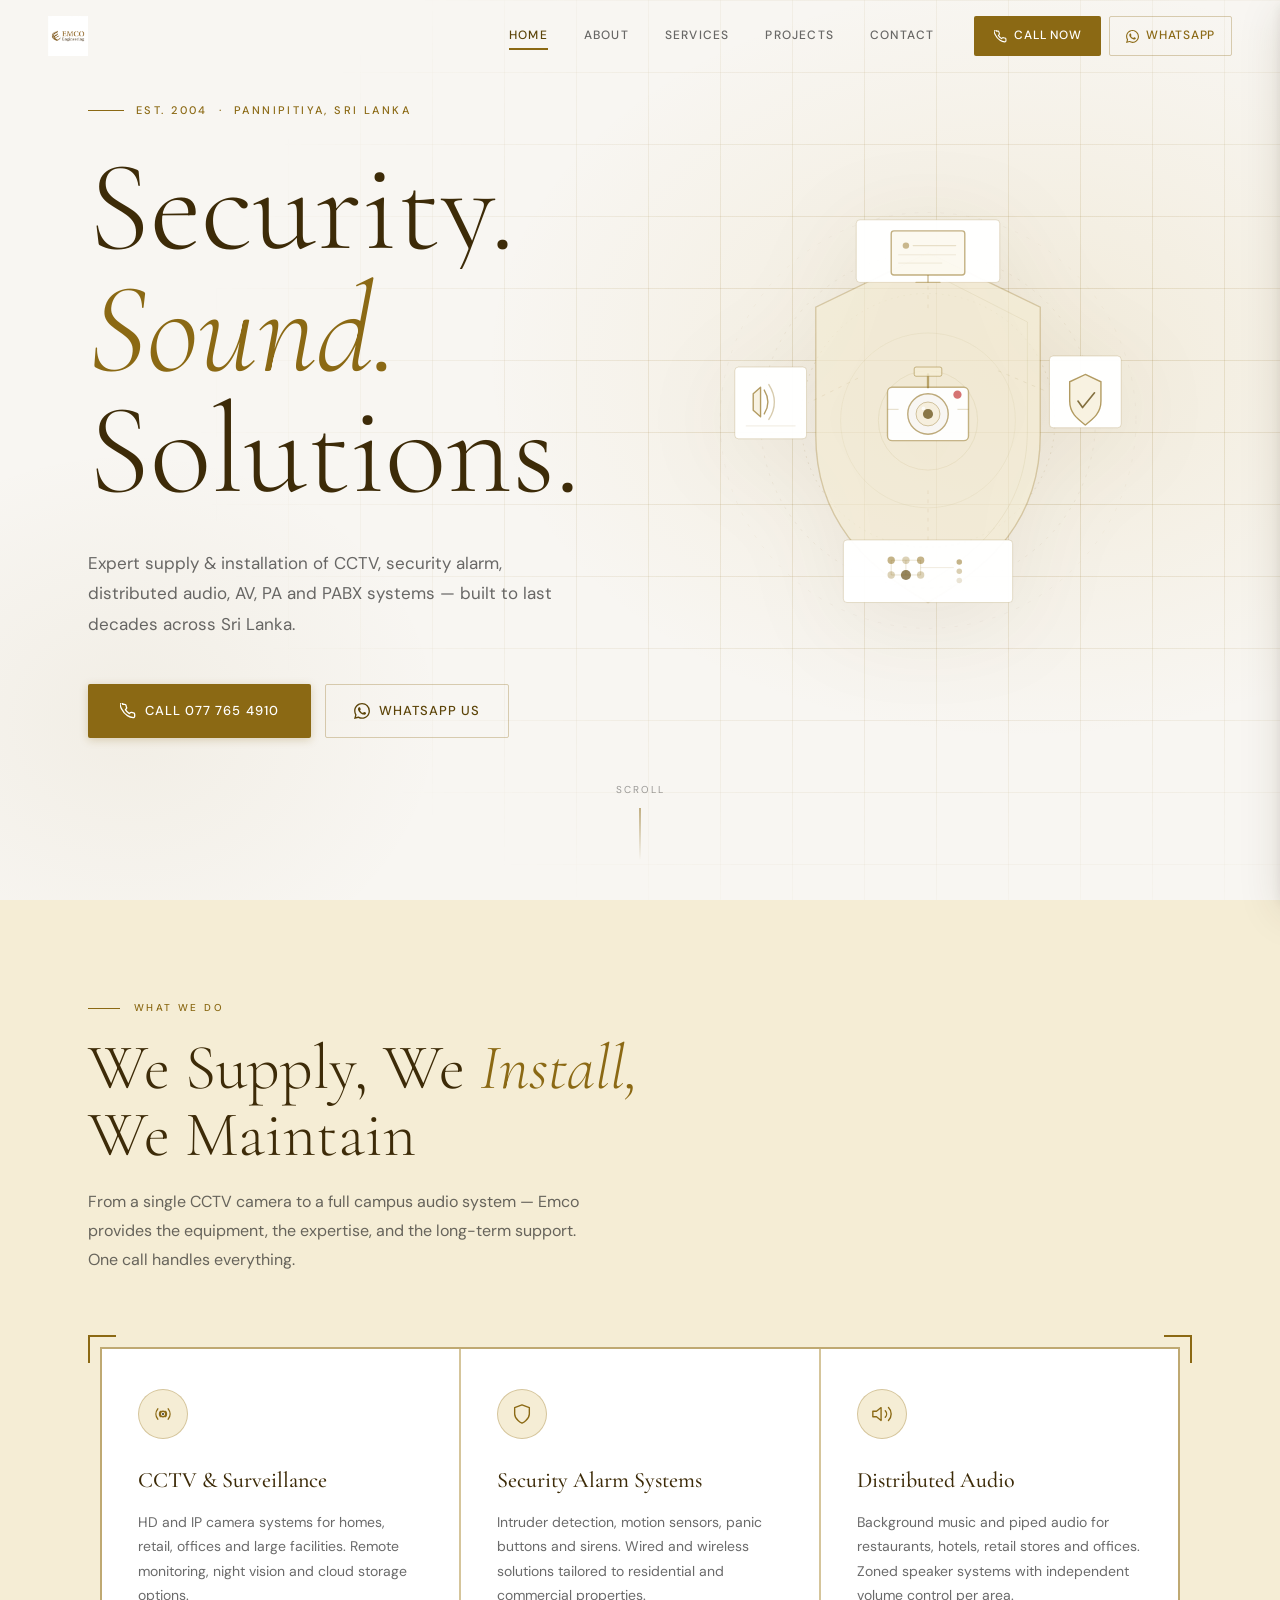
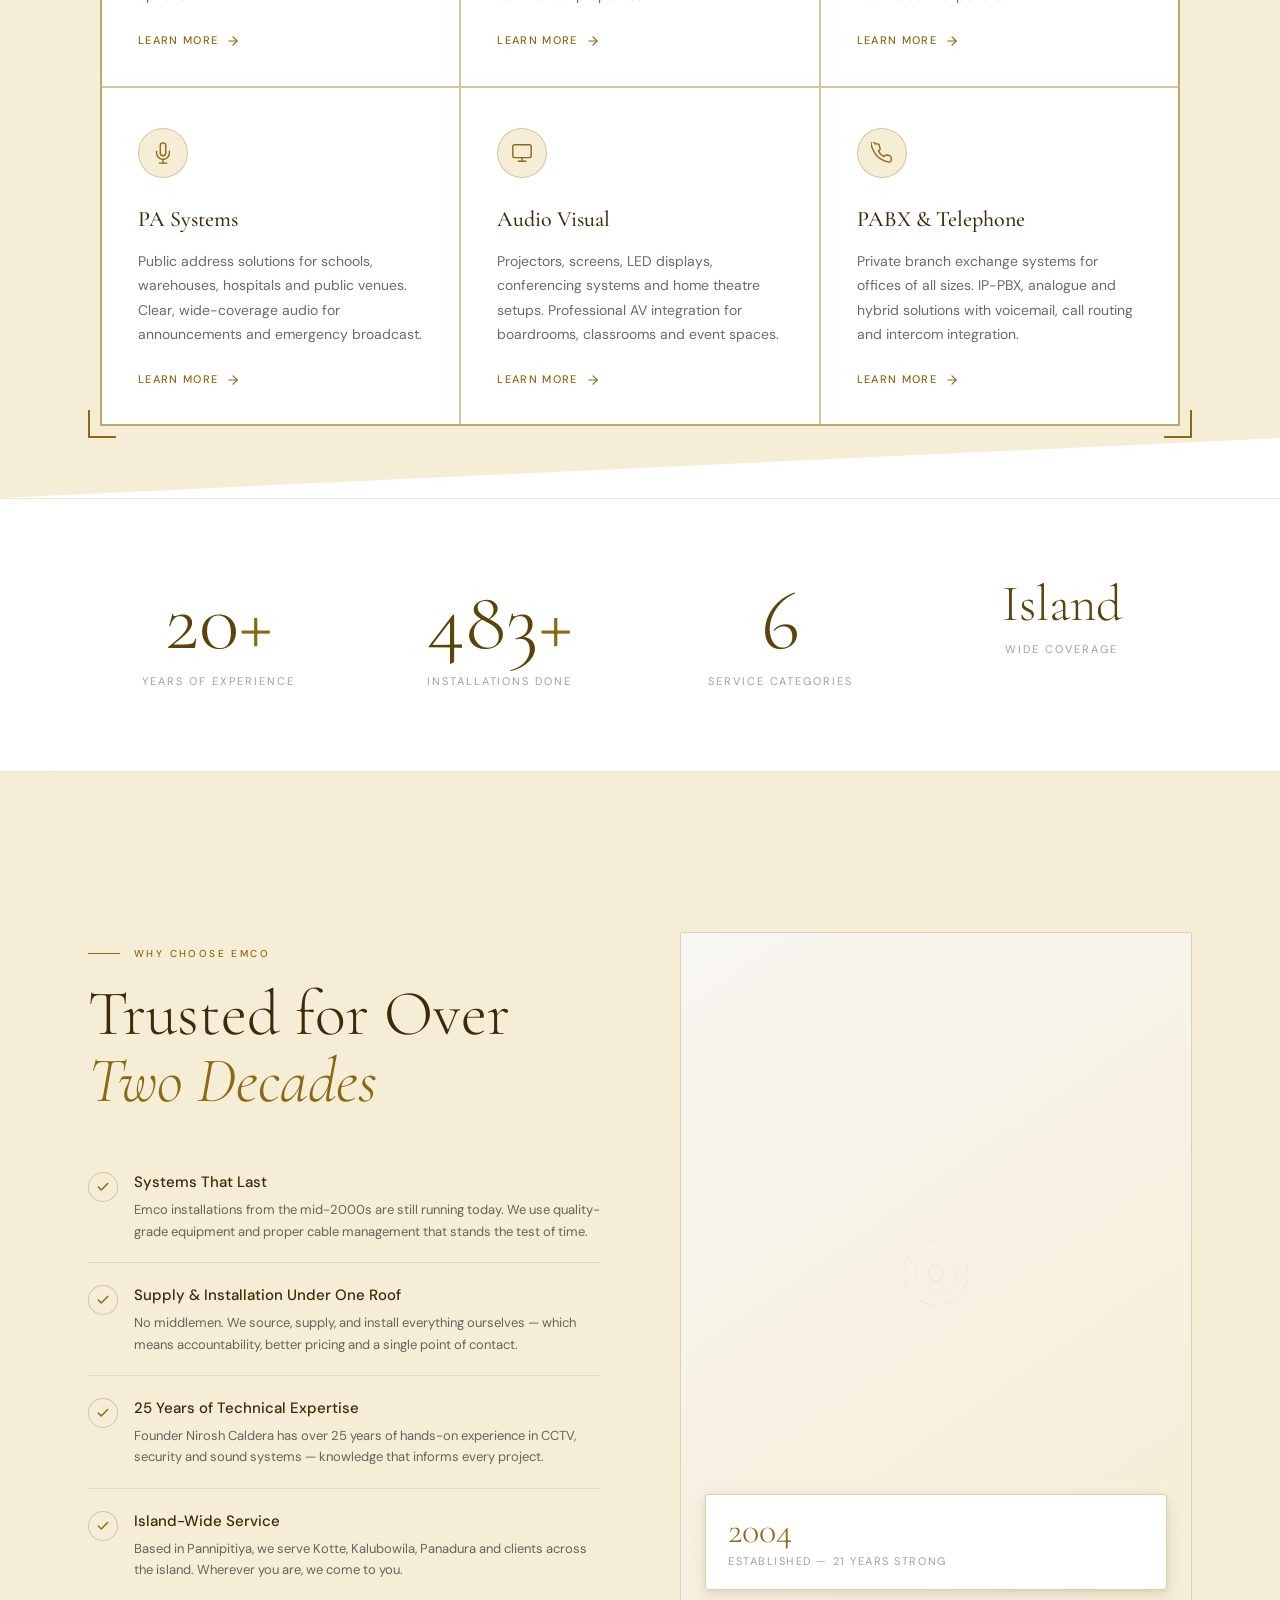
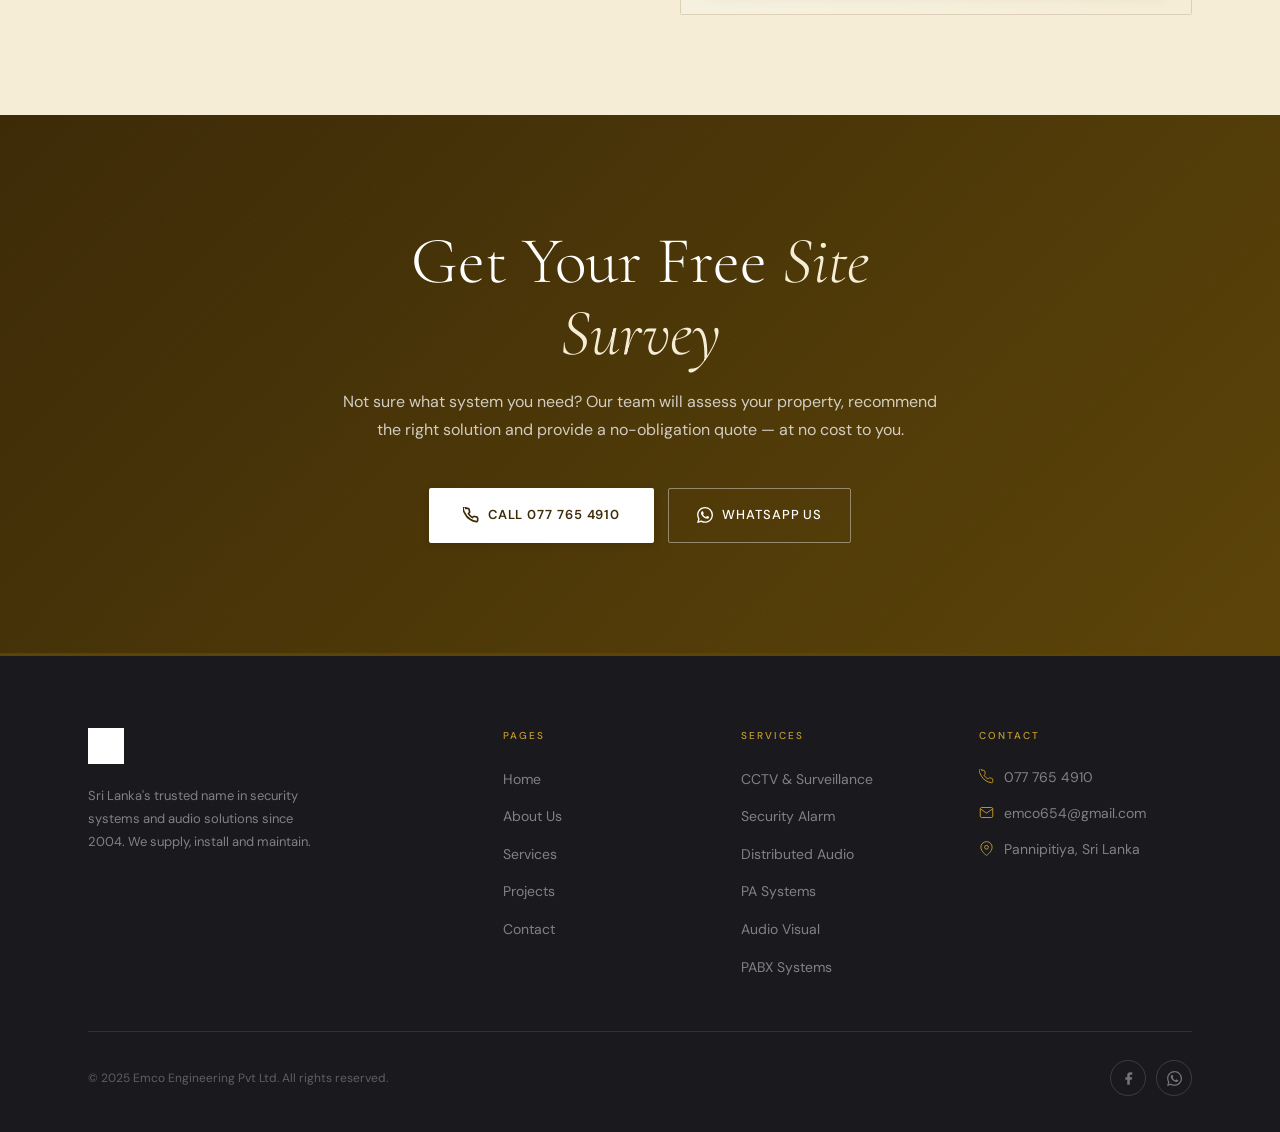
<file: index.html>
<!DOCTYPE html>
<html lang="en">
<head>
  <meta charset="UTF-8">
  <meta name="viewport" content="width=device-width, initial-scale=1.0">
  <title>Emco Engineering — Security &amp; Audio Systems | Sri Lanka</title>
  <meta name="description" content="Emco Engineering Pvt Ltd — Expert CCTV, security alarm, distributed audio, AV, PA and PABX installation across Sri Lanka since 2004. Supply &amp; installation under one roof.">
  <link rel="stylesheet" href="style.css">
  <script src="https://cdnjs.cloudflare.com/ajax/libs/gsap/3.12.5/gsap.min.js" defer></script>
  <script src="script.js" defer></script>
</head>
<body>

<!-- Page Transition Overlay -->
<div id="page-overlay"></div>

<!-- ===== NAVBAR ===== -->
<nav class="navbar" id="navbar">
  <div class="nav-container">
    <a href="index.html" class="nav-logo nav-link-anim">
      <img src="assets/logo.png" alt="Emco Engineering" class="logo-img" onerror="this.closest('.nav-logo').classList.add('logo-fallback-active')">
      <div class="logo-text-fallback"><div class="logo-emco">EMCO</div><div class="logo-engineering">Engineering</div></div>
    </a>
    <div class="nav-links">
      <a href="index.html"    class="nav-link active nav-link-anim">Home</a>
      <a href="about.html"   class="nav-link nav-link-anim">About</a>
      <a href="services.html" class="nav-link nav-link-anim">Services</a>
      <a href="projects.html" class="nav-link nav-link-anim">Projects</a>
      <a href="contact.html"  class="nav-link nav-link-anim">Contact</a>
    </div>
    <div class="nav-cta-group">
      <a href="tel:+94777654910" class="btn-nav-call">
        <svg viewBox="0 0 24 24" width="13" height="13" fill="none" stroke="currentColor" stroke-width="2" stroke-linecap="round" stroke-linejoin="round"><path d="M22 16.92v3a2 2 0 01-2.18 2 19.79 19.79 0 01-8.63-3.07A19.5 19.5 0 013 9.82a19.79 19.79 0 01-3.07-8.63A2 2 0 014.11 2h3a2 2 0 012 1.72c.127.96.361 1.903.7 2.81a2 2 0 01-.45 2.11L8.09 9.91a16 16 0 006 6l1.27-1.27a2 2 0 012.11-.45c.907.339 1.85.573 2.81.7A2 2 0 0122 16.92z"/></svg>
        Call Now
      </a>
      <a href="https://wa.me/94777654910" class="btn-nav-wa" target="_blank" rel="noopener">
        <svg viewBox="0 0 24 24" width="13" height="13" fill="currentColor"><path d="M17.472 14.382c-.297-.149-1.758-.867-2.03-.967-.273-.099-.471-.148-.67.15-.197.297-.767.966-.94 1.164-.173.199-.347.223-.644.075-.297-.15-1.255-.463-2.39-1.475-.883-.788-1.48-1.761-1.653-2.059-.173-.297-.018-.458.13-.606.134-.133.298-.347.446-.52.149-.174.198-.298.298-.497.099-.198.05-.371-.025-.52-.075-.149-.669-1.612-.916-2.207-.242-.579-.487-.5-.669-.51-.173-.008-.371-.01-.57-.01-.198 0-.52.074-.792.372-.272.297-1.04 1.016-1.04 2.479 0 1.462 1.065 2.875 1.213 3.074.149.198 2.096 3.2 5.077 4.487.709.306 1.262.489 1.694.625.712.227 1.36.195 1.871.118.571-.085 1.758-.719 2.006-1.413.248-.694.248-1.289.173-1.413-.074-.124-.272-.198-.57-.347m-5.421 7.403h-.004a9.87 9.87 0 01-5.031-1.378l-.361-.214-3.741.982.998-3.648-.235-.374a9.86 9.86 0 01-1.51-5.26c.001-5.45 4.436-9.884 9.888-9.884 2.64 0 5.122 1.03 6.988 2.898a9.825 9.825 0 012.893 6.994c-.003 5.45-4.437 9.884-9.885 9.884m8.413-18.297A11.815 11.815 0 0012.05 0C5.495 0 .16 5.335.157 11.892c0 2.096.547 4.142 1.588 5.945L.057 24l6.305-1.654a11.882 11.882 0 005.683 1.448h.005c6.554 0 11.89-5.335 11.893-11.893a11.821 11.821 0 00-3.48-8.413Z"/></svg>
        WhatsApp
      </a>
    </div>
    <button class="hamburger" id="hamburger" aria-label="Open menu">
      <span></span><span></span><span></span>
    </button>
  </div>
</nav>

<!-- Mobile -->
<div class="mobile-scrim" id="mobileScrim"></div>
<div class="mobile-menu" id="mobileMenu">
  <a href="index.html"    class="mobile-link nav-link-anim">Home</a>
  <a href="about.html"   class="mobile-link nav-link-anim">About</a>
  <a href="services.html" class="mobile-link nav-link-anim">Services</a>
  <a href="projects.html" class="mobile-link nav-link-anim">Projects</a>
  <a href="contact.html"  class="mobile-link nav-link-anim">Contact</a>
  <div class="mobile-cta">
    <a href="tel:+94777654910" class="mobile-call">📞 Call 077 765 4910</a>
    <a href="https://wa.me/94777654910" class="mobile-wa" target="_blank">💬 WhatsApp Us</a>
  </div>
</div>

<!-- ===== HERO ===== -->
<section class="hero" id="hero">
  <div class="hero-bg"></div>
  <div class="hero-grid"></div>
  <div class="hero-content">
    <!-- Left: text -->
    <div class="hero-left">
      <div class="hero-label" id="heroLabel">Est. 2004 &nbsp;·&nbsp; Pannipitiya, Sri Lanka</div>
      <h1 class="hero-title">
        <span class="word"><span class="word-inner">Security.</span></span>
        <span class="word"><span class="word-inner accent">Sound.</span></span>
        <span class="word"><span class="word-inner">Solutions.</span></span>
      </h1>
      <p class="hero-sub" id="heroSub">Expert supply &amp; installation of CCTV, security alarm, distributed audio, AV, PA and PABX systems — built to last decades across Sri Lanka.</p>
      <div class="hero-cta" id="heroCta">
        <a href="tel:+94777654910" class="btn-primary">
          <svg viewBox="0 0 24 24" width="16" height="16" fill="none" stroke="currentColor" stroke-width="2" stroke-linecap="round" stroke-linejoin="round"><path d="M22 16.92v3a2 2 0 01-2.18 2 19.79 19.79 0 01-8.63-3.07A19.5 19.5 0 013 9.82a19.79 19.79 0 01-3.07-8.63A2 2 0 014.11 2h3a2 2 0 012 1.72c.127.96.361 1.903.7 2.81a2 2 0 01-.45 2.11L8.09 9.91a16 16 0 006 6l1.27-1.27a2 2 0 012.11-.45c.907.339 1.85.573 2.81.7A2 2 0 0122 16.92z"/></svg>
          <span>Call 077 765 4910</span>
        </a>
        <a href="https://wa.me/94777654910" class="btn-outline" target="_blank" rel="noopener">
          <svg viewBox="0 0 24 24" width="16" height="16" fill="currentColor"><path d="M17.472 14.382c-.297-.149-1.758-.867-2.03-.967-.273-.099-.471-.148-.67.15-.197.297-.767.966-.94 1.164-.173.199-.347.223-.644.075-.297-.15-1.255-.463-2.39-1.475-.883-.788-1.48-1.761-1.653-2.059-.173-.297-.018-.458.13-.606.134-.133.298-.347.446-.52.149-.174.198-.298.298-.497.099-.198.05-.371-.025-.52-.075-.149-.669-1.612-.916-2.207-.242-.579-.487-.5-.669-.51-.173-.008-.371-.01-.57-.01-.198 0-.52.074-.792.372-.272.297-1.04 1.016-1.04 2.479 0 1.462 1.065 2.875 1.213 3.074.149.198 2.096 3.2 5.077 4.487.709.306 1.262.489 1.694.625.712.227 1.36.195 1.871.118.571-.085 1.758-.719 2.006-1.413.248-.694.248-1.289.173-1.413-.074-.124-.272-.198-.57-.347m-5.421 7.403h-.004a9.87 9.87 0 01-5.031-1.378l-.361-.214-3.741.982.998-3.648-.235-.374a9.86 9.86 0 01-1.51-5.26c.001-5.45 4.436-9.884 9.888-9.884 2.64 0 5.122 1.03 6.988 2.898a9.825 9.825 0 012.893 6.994c-.003 5.45-4.437 9.884-9.885 9.884m8.413-18.297A11.815 11.815 0 0012.05 0C5.495 0 .16 5.335.157 11.892c0 2.096.547 4.142 1.588 5.945L.057 24l6.305-1.654a11.882 11.882 0 005.683 1.448h.005c6.554 0 11.89-5.335 11.893-11.893a11.821 11.821 0 00-3.48-8.413Z"/></svg>
          <span>WhatsApp Us</span>
        </a>
      </div>
    </div>
    <!-- Right: industry illustration -->
    <div class="hero-right" id="heroGraphic">
      <svg class="hero-graphic-svg" viewBox="0 0 500 540" fill="none" xmlns="http://www.w3.org/2000/svg">
        <!-- Concentric signal rings -->
        <circle cx="250" cy="270" r="226" stroke="rgba(139,105,20,0.05)" stroke-width="1" stroke-dasharray="4 10"/>
        <circle cx="250" cy="270" r="182" stroke="rgba(139,105,20,0.08)" stroke-width="1" stroke-dasharray="3 7"/>
        <circle cx="250" cy="270" r="138" stroke="rgba(139,105,20,0.13)" stroke-width="1" stroke-dasharray="2 5"/>
        <circle cx="250" cy="270" r="95"  stroke="rgba(139,105,20,0.20)" stroke-width="1"/>
        <circle cx="250" cy="270" r="54"  stroke="rgba(139,105,20,0.28)" stroke-width="1"/>
        <!-- Main shield -->
        <path d="M250 88 L372 147 L372 286 C372 378 318 429 250 468 C182 429 128 378 128 286 L128 147 Z"
              fill="rgba(245,237,213,0.65)" stroke="rgba(139,105,20,0.28)" stroke-width="1.5"/>
        <!-- Shield inner accent -->
        <path d="M250 108 L358 163 L358 281 C358 363 310 410 250 446"
              stroke="rgba(139,105,20,0.09)" stroke-width="1" fill="none"/>
        <!-- Camera body -->
        <rect x="206" y="234" width="88" height="58" rx="5"
              fill="rgba(255,255,255,0.93)" stroke="rgba(139,105,20,0.48)" stroke-width="1.5"/>
        <!-- Lens housing -->
        <circle cx="250" cy="263" r="22" fill="rgba(248,246,242,0.9)" stroke="rgba(139,105,20,0.55)" stroke-width="1.5"/>
        <circle cx="250" cy="263" r="13" fill="rgba(245,237,213,0.7)" stroke="rgba(139,105,20,0.38)" stroke-width="1"/>
        <circle cx="250" cy="263" r="5.5" fill="rgba(92,68,9,0.70)"/>
        <circle cx="245" cy="257" r="2"   fill="rgba(255,255,255,0.75)"/>
        <!-- Mount arm -->
        <line x1="250" y1="234" x2="250" y2="220" stroke="rgba(139,105,20,0.55)" stroke-width="2.5" stroke-linecap="round"/>
        <rect x="235" y="212" width="30" height="10" rx="2" fill="rgba(245,237,213,0.8)" stroke="rgba(139,105,20,0.48)" stroke-width="1"/>
        <!-- REC indicator -->
        <circle cx="282" cy="242" r="4.5" fill="rgba(190,40,40,0.65)"/>
        <!-- Camera body rule lines -->
        <line x1="206" y1="258" x2="218" y2="258" stroke="rgba(139,105,20,0.22)" stroke-width="1.2"/>
        <line x1="282" y1="258" x2="294" y2="258" stroke="rgba(139,105,20,0.22)" stroke-width="1.2"/>

        <!-- CARD: Audio / Speaker (left float) -->
        <rect x="40" y="212" width="78" height="78" rx="4"
              fill="rgba(255,255,255,0.96)" stroke="rgba(139,105,20,0.22)" stroke-width="1"/>
        <polygon points="68,234 60,241 60,259 68,266 68,234"
                 stroke="rgba(139,105,20,0.65)" stroke-width="1.5" fill="rgba(245,237,213,0.7)" stroke-linejoin="round"/>
        <path d="M72 237 Q80 250 72 263" stroke="rgba(139,105,20,0.65)" stroke-width="1.5" fill="none" stroke-linecap="round"/>
        <path d="M77 231 Q89 250 77 269" stroke="rgba(139,105,20,0.35)" stroke-width="1.5" fill="none" stroke-linecap="round"/>
        <line x1="52" y1="276" x2="106" y2="276" stroke="rgba(139,105,20,0.14)" stroke-width="1"/>

        <!-- CARD: Security Shield (right float) -->
        <rect x="382" y="200" width="78" height="78" rx="4"
              fill="rgba(255,255,255,0.96)" stroke="rgba(139,105,20,0.22)" stroke-width="1"/>
        <path d="M421 220 L438 228 L438 249 C438 262 430 268 421 275 C412 268 404 262 404 249 L404 228 Z"
              stroke="rgba(139,105,20,0.65)" stroke-width="1.5" fill="rgba(245,237,213,0.7)"/>
        <polyline points="413 249 418 256 431 240" stroke="rgba(92,68,9,0.75)" stroke-width="1.8" fill="none" stroke-linecap="round" stroke-linejoin="round"/>

        <!-- CARD: AV Monitor (top float) -->
        <rect x="172" y="52" width="156" height="68" rx="4"
              fill="rgba(255,255,255,0.96)" stroke="rgba(139,105,20,0.22)" stroke-width="1"/>
        <rect x="210" y="64" width="80" height="48" rx="3" stroke="rgba(139,105,20,0.52)" stroke-width="1.5" fill="rgba(245,237,213,0.35)"/>
        <line x1="250" y1="112" x2="250" y2="120" stroke="rgba(139,105,20,0.45)" stroke-width="1.5"/>
        <line x1="237" y1="120" x2="263" y2="120" stroke="rgba(139,105,20,0.35)" stroke-width="1.5" stroke-linecap="round"/>
        <circle cx="226" cy="80" r="3.5" fill="rgba(139,105,20,0.45)"/>
        <line x1="234" y1="80" x2="280" y2="80" stroke="rgba(139,105,20,0.18)" stroke-width="1.5" stroke-linecap="round"/>
        <line x1="218" y1="90" x2="280" y2="90" stroke="rgba(139,105,20,0.12)" stroke-width="1"   stroke-linecap="round"/>
        <line x1="218" y1="99" x2="265" y2="99" stroke="rgba(139,105,20,0.12)" stroke-width="1"   stroke-linecap="round"/>

        <!-- CARD: PABX Network grid (bottom float) -->
        <rect x="158" y="400" width="184" height="68" rx="4"
              fill="rgba(255,255,255,0.96)" stroke="rgba(139,105,20,0.22)" stroke-width="1"/>
        <circle cx="210" cy="422" r="4" fill="rgba(139,105,20,0.50)"/>
        <circle cx="226" cy="422" r="4" fill="rgba(139,105,20,0.30)"/>
        <circle cx="242" cy="422" r="4" fill="rgba(139,105,20,0.50)"/>
        <circle cx="210" cy="438" r="4" fill="rgba(139,105,20,0.30)"/>
        <circle cx="226" cy="438" r="5.5" fill="rgba(92,68,9,0.65)"/>
        <circle cx="242" cy="438" r="4" fill="rgba(139,105,20,0.30)"/>
        <line x1="210" y1="422" x2="226" y2="422" stroke="rgba(139,105,20,0.20)" stroke-width="1"/>
        <line x1="226" y1="422" x2="242" y2="422" stroke="rgba(139,105,20,0.20)" stroke-width="1"/>
        <line x1="210" y1="438" x2="226" y2="438" stroke="rgba(139,105,20,0.20)" stroke-width="1"/>
        <line x1="226" y1="438" x2="242" y2="438" stroke="rgba(139,105,20,0.20)" stroke-width="1"/>
        <line x1="210" y1="422" x2="210" y2="438" stroke="rgba(139,105,20,0.20)" stroke-width="1"/>
        <line x1="226" y1="422" x2="226" y2="438" stroke="rgba(139,105,20,0.20)" stroke-width="1"/>
        <line x1="242" y1="422" x2="242" y2="438" stroke="rgba(139,105,20,0.20)" stroke-width="1"/>
        <circle cx="284" cy="424" r="3" fill="rgba(139,105,20,0.50)"/>
        <circle cx="284" cy="434" r="3" fill="rgba(139,105,20,0.32)"/>
        <circle cx="284" cy="444" r="3" fill="rgba(139,105,20,0.18)"/>
        <line x1="242" y1="430" x2="278" y2="430" stroke="rgba(139,105,20,0.14)" stroke-width="1"/>

        <!-- Dashed connector lines from shield to cards -->
        <line x1="174" y1="224" x2="120" y2="251" stroke="rgba(139,105,20,0.11)" stroke-width="1" stroke-dasharray="4 6"/>
        <line x1="326" y1="216" x2="380" y2="239" stroke="rgba(139,105,20,0.11)" stroke-width="1" stroke-dasharray="4 6"/>
        <line x1="250" y1="148" x2="250" y2="122" stroke="rgba(139,105,20,0.11)" stroke-width="1" stroke-dasharray="4 6"/>
        <line x1="250" y1="346" x2="250" y2="400" stroke="rgba(139,105,20,0.11)" stroke-width="1" stroke-dasharray="4 6"/>
      </svg>
    </div>
  </div>
  <div class="hero-scroll" id="heroScroll">
    <span>Scroll</span>
    <div class="scroll-line"></div>
  </div>
</section>

<!-- ===== SERVICES OVERVIEW ===== -->
<section class="services-section">
  <div class="section-inner">
    <div class="section-eyebrow reveal">What We Do</div>
    <h2 class="section-heading reveal d1">We Supply, We <em>Install,</em><br>We Maintain</h2>
    <p class="section-body reveal d2">From a single CCTV camera to a full campus audio system — Emco provides the equipment, the expertise, and the long-term support. One call handles everything.</p>

    <div class="services-grid-wrap">
    <div class="services-grid">
      <div class="s-card reveal d1">
        <div class="s-icon">
          <svg viewBox="0 0 24 24"><circle cx="12" cy="12" r="3"/><path d="M14.83 9.17a5 5 0 010 5.66M17.66 6.34a9 9 0 010 11.32M6.34 6.34a9 9 0 000 11.32M9.17 9.17a5 5 0 000 5.66"/><circle cx="12" cy="12" r="1" fill="currentColor" stroke="none"/></svg>
        </div>
        <h3>CCTV &amp; Surveillance</h3>
        <p>HD and IP camera systems for homes, retail, offices and large facilities. Remote monitoring, night vision and cloud storage options.</p>
        <a href="services.html" class="s-link nav-link-anim">Learn more <svg viewBox="0 0 24 24"><line x1="5" y1="12" x2="19" y2="12"/><polyline points="12 5 19 12 12 19"/></svg></a>
      </div>
      <div class="s-card reveal d2">
        <div class="s-icon">
          <svg viewBox="0 0 24 24"><path d="M12 22s8-4 8-10V5l-8-3-8 3v7c0 6 8 10 8 10z"/></svg>
        </div>
        <h3>Security Alarm Systems</h3>
        <p>Intruder detection, motion sensors, panic buttons and sirens. Wired and wireless solutions tailored to residential and commercial properties.</p>
        <a href="services.html" class="s-link nav-link-anim">Learn more <svg viewBox="0 0 24 24"><line x1="5" y1="12" x2="19" y2="12"/><polyline points="12 5 19 12 12 19"/></svg></a>
      </div>
      <div class="s-card reveal d3">
        <div class="s-icon">
          <svg viewBox="0 0 24 24"><polygon points="11 5 6 9 2 9 2 15 6 15 11 19 11 5"/><path d="M15.54 8.46a5 5 0 010 7.07"/><path d="M19.07 4.93a10 10 0 010 14.14"/></svg>
        </div>
        <h3>Distributed Audio</h3>
        <p>Background music and piped audio for restaurants, hotels, retail stores and offices. Zoned speaker systems with independent volume control per area.</p>
        <a href="services.html" class="s-link nav-link-anim">Learn more <svg viewBox="0 0 24 24"><line x1="5" y1="12" x2="19" y2="12"/><polyline points="12 5 19 12 12 19"/></svg></a>
      </div>
      <div class="s-card reveal d4">
        <div class="s-icon">
          <svg viewBox="0 0 24 24"><path d="M12 1a3 3 0 00-3 3v8a3 3 0 006 0V4a3 3 0 00-3-3z"/><path d="M19 10v2a7 7 0 01-14 0v-2"/><line x1="12" y1="19" x2="12" y2="23"/><line x1="8" y1="23" x2="16" y2="23"/></svg>
        </div>
        <h3>PA Systems</h3>
        <p>Public address solutions for schools, warehouses, hospitals and public venues. Clear, wide-coverage audio for announcements and emergency broadcast.</p>
        <a href="services.html" class="s-link nav-link-anim">Learn more <svg viewBox="0 0 24 24"><line x1="5" y1="12" x2="19" y2="12"/><polyline points="12 5 19 12 12 19"/></svg></a>
      </div>
      <div class="s-card reveal d5">
        <div class="s-icon">
          <svg viewBox="0 0 24 24"><rect x="2" y="3" width="20" height="14" rx="2"/><line x1="8" y1="21" x2="16" y2="21"/><line x1="12" y1="17" x2="12" y2="21"/></svg>
        </div>
        <h3>Audio Visual</h3>
        <p>Projectors, screens, LED displays, conferencing systems and home theatre setups. Professional AV integration for boardrooms, classrooms and event spaces.</p>
        <a href="services.html" class="s-link nav-link-anim">Learn more <svg viewBox="0 0 24 24"><line x1="5" y1="12" x2="19" y2="12"/><polyline points="12 5 19 12 12 19"/></svg></a>
      </div>
      <div class="s-card reveal d6">
        <div class="s-icon">
          <svg viewBox="0 0 24 24"><path d="M22 16.92v3a2 2 0 01-2.18 2 19.79 19.79 0 01-8.63-3.07A19.5 19.5 0 013 9.82a19.79 19.79 0 01-3.07-8.63A2 2 0 014.11 2h3a2 2 0 012 1.72c.127.96.361 1.903.7 2.81a2 2 0 01-.45 2.11L8.09 9.91a16 16 0 006 6l1.27-1.27a2 2 0 012.11-.45c.907.339 1.85.573 2.81.7A2 2 0 0122 16.92z"/></svg>
        </div>
        <h3>PABX &amp; Telephone</h3>
        <p>Private branch exchange systems for offices of all sizes. IP-PBX, analogue and hybrid solutions with voicemail, call routing and intercom integration.</p>
        <a href="services.html" class="s-link nav-link-anim">Learn more <svg viewBox="0 0 24 24"><line x1="5" y1="12" x2="19" y2="12"/><polyline points="12 5 19 12 12 19"/></svg></a>
      </div>
    </div>
    </div><!-- /.services-grid-wrap -->
  </div>

  <!-- Angled bottom divider — shows next section colour (stats = white) -->
  <svg class="angle-divider" viewBox="0 0 1440 60" preserveAspectRatio="none" style="height:60px;fill:var(--bg);">
    <polygon points="0,60 1440,0 1440,60"/>
  </svg>
</section>

<!-- ===== STATS ===== -->
<section class="stats-section">
  <div class="stats-grid">
    <div class="reveal">
      <div class="stat-num"><span class="counter" data-target="21"></span><span class="stat-suf">+</span></div>
      <div class="stat-lbl">Years of Experience</div>
    </div>
    <div class="reveal d1">
      <div class="stat-num"><span class="counter" data-target="500"></span><span class="stat-suf">+</span></div>
      <div class="stat-lbl">Installations Done</div>
    </div>
    <div class="reveal d2">
      <div class="stat-num"><span class="counter" data-target="6"></span></div>
      <div class="stat-lbl">Service Categories</div>
    </div>
    <div class="reveal d3">
      <div class="stat-num" style="font-size:clamp(32px,4vw,52px);display:flex;align-items:center;justify-content:center;height:1em;line-height:1;">Island</div>
      <div class="stat-lbl">Wide Coverage</div>
    </div>
  </div>
</section>

<!-- ===== WHY EMCO ===== -->
<section class="why-section">
  <!-- Angled top divider — shows why-section colour (bg-warm) cutting into stats (white) -->
  <svg class="angle-divider" viewBox="0 0 1440 60" preserveAspectRatio="none" style="height:60px;fill:var(--bg-warm);">
    <polygon points="0,0 1440,60 0,60"/>
  </svg>
  <div class="section-inner">
    <div class="why-grid">
      <div>
        <div class="section-eyebrow reveal">Why Choose Emco</div>
        <h2 class="section-heading reveal d1">Trusted for Over<br><em>Two Decades</em></h2>
        <ul class="why-list">
          <li class="why-item reveal d2">
            <div class="why-check"><svg viewBox="0 0 24 24"><polyline points="20 6 9 17 4 12"/></svg></div>
            <div><h4>Systems That Last</h4><p>Emco installations from the mid-2000s are still running today. We use quality-grade equipment and proper cable management that stands the test of time.</p></div>
          </li>
          <li class="why-item reveal d3">
            <div class="why-check"><svg viewBox="0 0 24 24"><polyline points="20 6 9 17 4 12"/></svg></div>
            <div><h4>Supply &amp; Installation Under One Roof</h4><p>No middlemen. We source, supply, and install everything ourselves — which means accountability, better pricing and a single point of contact.</p></div>
          </li>
          <li class="why-item reveal d4">
            <div class="why-check"><svg viewBox="0 0 24 24"><polyline points="20 6 9 17 4 12"/></svg></div>
            <div><h4>25 Years of Technical Expertise</h4><p>Founder Nirosh Caldera has over 25 years of hands-on experience in CCTV, security and sound systems — knowledge that informs every project.</p></div>
          </li>
          <li class="why-item reveal d5">
            <div class="why-check"><svg viewBox="0 0 24 24"><polyline points="20 6 9 17 4 12"/></svg></div>
            <div><h4>Island-Wide Service</h4><p>Based in Pannipitiya, we serve Kotte, Kalubowila, Panadura and clients across the island. Wherever you are, we come to you.</p></div>
          </li>
        </ul>
      </div>
      <div class="why-visual reveal-left d2">
        <div class="why-img-placeholder">
          <svg viewBox="0 0 200 200"><circle cx="100" cy="100" r="80" stroke-dasharray="8 8"/><circle cx="100" cy="100" r="50" stroke-dasharray="5 5"/><circle cx="100" cy="100" r="20"/></svg>
        </div>
        <div class="why-badge">
          <strong>2004</strong>
          <span>Established — 21 years strong</span>
        </div>
      </div>
    </div>
  </div>
</section>

<!-- ===== CTA BANNER ===== -->
<section class="cta-section">
  <div class="cta-pattern"></div>
  <div class="cta-inner">
    <h2 class="reveal">Get Your Free <em>Site Survey</em></h2>
    <p class="reveal d1">Not sure what system you need? Our team will assess your property, recommend the right solution and provide a no-obligation quote — at no cost to you.</p>
    <div class="cta-btns reveal d2">
      <a href="tel:+94777654910" class="btn-white">
        <svg viewBox="0 0 24 24" width="16" height="16" fill="none" stroke="currentColor" stroke-width="2.5" stroke-linecap="round" stroke-linejoin="round"><path d="M22 16.92v3a2 2 0 01-2.18 2 19.79 19.79 0 01-8.63-3.07A19.5 19.5 0 013 9.82a19.79 19.79 0 01-3.07-8.63A2 2 0 014.11 2h3a2 2 0 012 1.72c.127.96.361 1.903.7 2.81a2 2 0 01-.45 2.11L8.09 9.91a16 16 0 006 6l1.27-1.27a2 2 0 012.11-.45c.907.339 1.85.573 2.81.7A2 2 0 0122 16.92z"/></svg>
        Call 077 765 4910
      </a>
      <a href="https://wa.me/94777654910" class="btn-outline-white" target="_blank" rel="noopener">
        <svg viewBox="0 0 24 24" width="16" height="16" fill="currentColor"><path d="M17.472 14.382c-.297-.149-1.758-.867-2.03-.967-.273-.099-.471-.148-.67.15-.197.297-.767.966-.94 1.164-.173.199-.347.223-.644.075-.297-.15-1.255-.463-2.39-1.475-.883-.788-1.48-1.761-1.653-2.059-.173-.297-.018-.458.13-.606.134-.133.298-.347.446-.52.149-.174.198-.298.298-.497.099-.198.05-.371-.025-.52-.075-.149-.669-1.612-.916-2.207-.242-.579-.487-.5-.669-.51-.173-.008-.371-.01-.57-.01-.198 0-.52.074-.792.372-.272.297-1.04 1.016-1.04 2.479 0 1.462 1.065 2.875 1.213 3.074.149.198 2.096 3.2 5.077 4.487.709.306 1.262.489 1.694.625.712.227 1.36.195 1.871.118.571-.085 1.758-.719 2.006-1.413.248-.694.248-1.289.173-1.413-.074-.124-.272-.198-.57-.347m-5.421 7.403h-.004a9.87 9.87 0 01-5.031-1.378l-.361-.214-3.741.982.998-3.648-.235-.374a9.86 9.86 0 01-1.51-5.26c.001-5.45 4.436-9.884 9.888-9.884 2.64 0 5.122 1.03 6.988 2.898a9.825 9.825 0 012.893 6.994c-.003 5.45-4.437 9.884-9.885 9.884m8.413-18.297A11.815 11.815 0 0012.05 0C5.495 0 .16 5.335.157 11.892c0 2.096.547 4.142 1.588 5.945L.057 24l6.305-1.654a11.882 11.882 0 005.683 1.448h.005c6.554 0 11.89-5.335 11.893-11.893a11.821 11.821 0 00-3.48-8.413Z"/></svg>
        WhatsApp Us
      </a>
    </div>
  </div>
</section>

<!-- ===== FOOTER ===== -->
<footer class="footer">
  <div class="footer-inner">
    <div class="footer-top">
      <div>
        <div class="footer-logo">
          <img src="assets/logo.png" alt="Emco Engineering" onerror="this.style.display='none';this.nextElementSibling.style.display='block'">
          <div style="display:none"><div class="logo-emco">EMCO</div><div class="logo-engineering">Engineering</div></div>
        </div>
        <p class="footer-tagline">Sri Lanka's trusted name in security systems and audio solutions since 2004. We supply, install and maintain.</p>
      </div>
      <div class="footer-col">
        <h4>Pages</h4>
        <ul>
          <li><a href="index.html"    class="nav-link-anim">Home</a></li>
          <li><a href="about.html"   class="nav-link-anim">About Us</a></li>
          <li><a href="services.html" class="nav-link-anim">Services</a></li>
          <li><a href="projects.html" class="nav-link-anim">Projects</a></li>
          <li><a href="contact.html"  class="nav-link-anim">Contact</a></li>
        </ul>
      </div>
      <div class="footer-col">
        <h4>Services</h4>
        <ul>
          <li><a href="services.html">CCTV &amp; Surveillance</a></li>
          <li><a href="services.html">Security Alarm</a></li>
          <li><a href="services.html">Distributed Audio</a></li>
          <li><a href="services.html">PA Systems</a></li>
          <li><a href="services.html">Audio Visual</a></li>
          <li><a href="services.html">PABX Systems</a></li>
        </ul>
      </div>
      <div class="footer-col">
        <h4>Contact</h4>
        <div class="fc-item">
          <svg viewBox="0 0 24 24"><path d="M22 16.92v3a2 2 0 01-2.18 2 19.79 19.79 0 01-8.63-3.07A19.5 19.5 0 013 9.82a19.79 19.79 0 01-3.07-8.63A2 2 0 014.11 2h3a2 2 0 012 1.72c.127.96.361 1.903.7 2.81a2 2 0 01-.45 2.11L8.09 9.91a16 16 0 006 6l1.27-1.27a2 2 0 012.11-.45c.907.339 1.85.573 2.81.7A2 2 0 0122 16.92z"/></svg>
          <a href="tel:+94777654910">077 765 4910</a>
        </div>
        <div class="fc-item">
          <svg viewBox="0 0 24 24"><path d="M4 4h16c1.1 0 2 .9 2 2v12c0 1.1-.9 2-2 2H4c-1.1 0-2-.9-2-2V6c0-1.1.9-2 2-2z"/><polyline points="22,6 12,13 2,6"/></svg>
          <a href="mailto:emco654@gmail.com">emco654@gmail.com</a>
        </div>
        <div class="fc-item">
          <svg viewBox="0 0 24 24"><path d="M21 10c0 7-9 13-9 13s-9-6-9-13a9 9 0 0118 0z"/><circle cx="12" cy="10" r="3"/></svg>
          <span>Pannipitiya, Sri Lanka</span>
        </div>
      </div>
    </div>
    <div class="footer-bottom">
      <p class="footer-copy">&copy; 2025 Emco Engineering Pvt Ltd. All rights reserved.</p>
      <div class="footer-social">
        <a href="https://web.facebook.com/EmcoEngineeringPvtLtd" class="soc-btn" target="_blank" rel="noopener" aria-label="Facebook">
          <svg viewBox="0 0 24 24"><path d="M18 2h-3a5 5 0 00-5 5v3H7v4h3v8h4v-8h3l1-4h-4V7a1 1 0 011-1h3z"/></svg>
        </a>
        <a href="https://wa.me/94777654910" class="soc-btn" target="_blank" rel="noopener" aria-label="WhatsApp">
          <svg viewBox="0 0 24 24"><path d="M17.472 14.382c-.297-.149-1.758-.867-2.03-.967-.273-.099-.471-.148-.67.15-.197.297-.767.966-.94 1.164-.173.199-.347.223-.644.075-.297-.15-1.255-.463-2.39-1.475-.883-.788-1.48-1.761-1.653-2.059-.173-.297-.018-.458.13-.606.134-.133.298-.347.446-.52.149-.174.198-.298.298-.497.099-.198.05-.371-.025-.52-.075-.149-.669-1.612-.916-2.207-.242-.579-.487-.5-.669-.51-.173-.008-.371-.01-.57-.01-.198 0-.52.074-.792.372-.272.297-1.04 1.016-1.04 2.479 0 1.462 1.065 2.875 1.213 3.074.149.198 2.096 3.2 5.077 4.487.709.306 1.262.489 1.694.625.712.227 1.36.195 1.871.118.571-.085 1.758-.719 2.006-1.413.248-.694.248-1.289.173-1.413-.074-.124-.272-.198-.57-.347m-5.421 7.403h-.004a9.87 9.87 0 01-5.031-1.378l-.361-.214-3.741.982.998-3.648-.235-.374a9.86 9.86 0 01-1.51-5.26c.001-5.45 4.436-9.884 9.888-9.884 2.64 0 5.122 1.03 6.988 2.898a9.825 9.825 0 012.893 6.994c-.003 5.45-4.437 9.884-9.885 9.884m8.413-18.297A11.815 11.815 0 0012.05 0C5.495 0 .16 5.335.157 11.892c0 2.096.547 4.142 1.588 5.945L.057 24l6.305-1.654a11.882 11.882 0 005.683 1.448h.005c6.554 0 11.89-5.335 11.893-11.893a11.821 11.821 0 00-3.48-8.413Z"/></svg>
        </a>
      </div>
    </div>
  </div>
</footer>

</body>
</html>
</file>
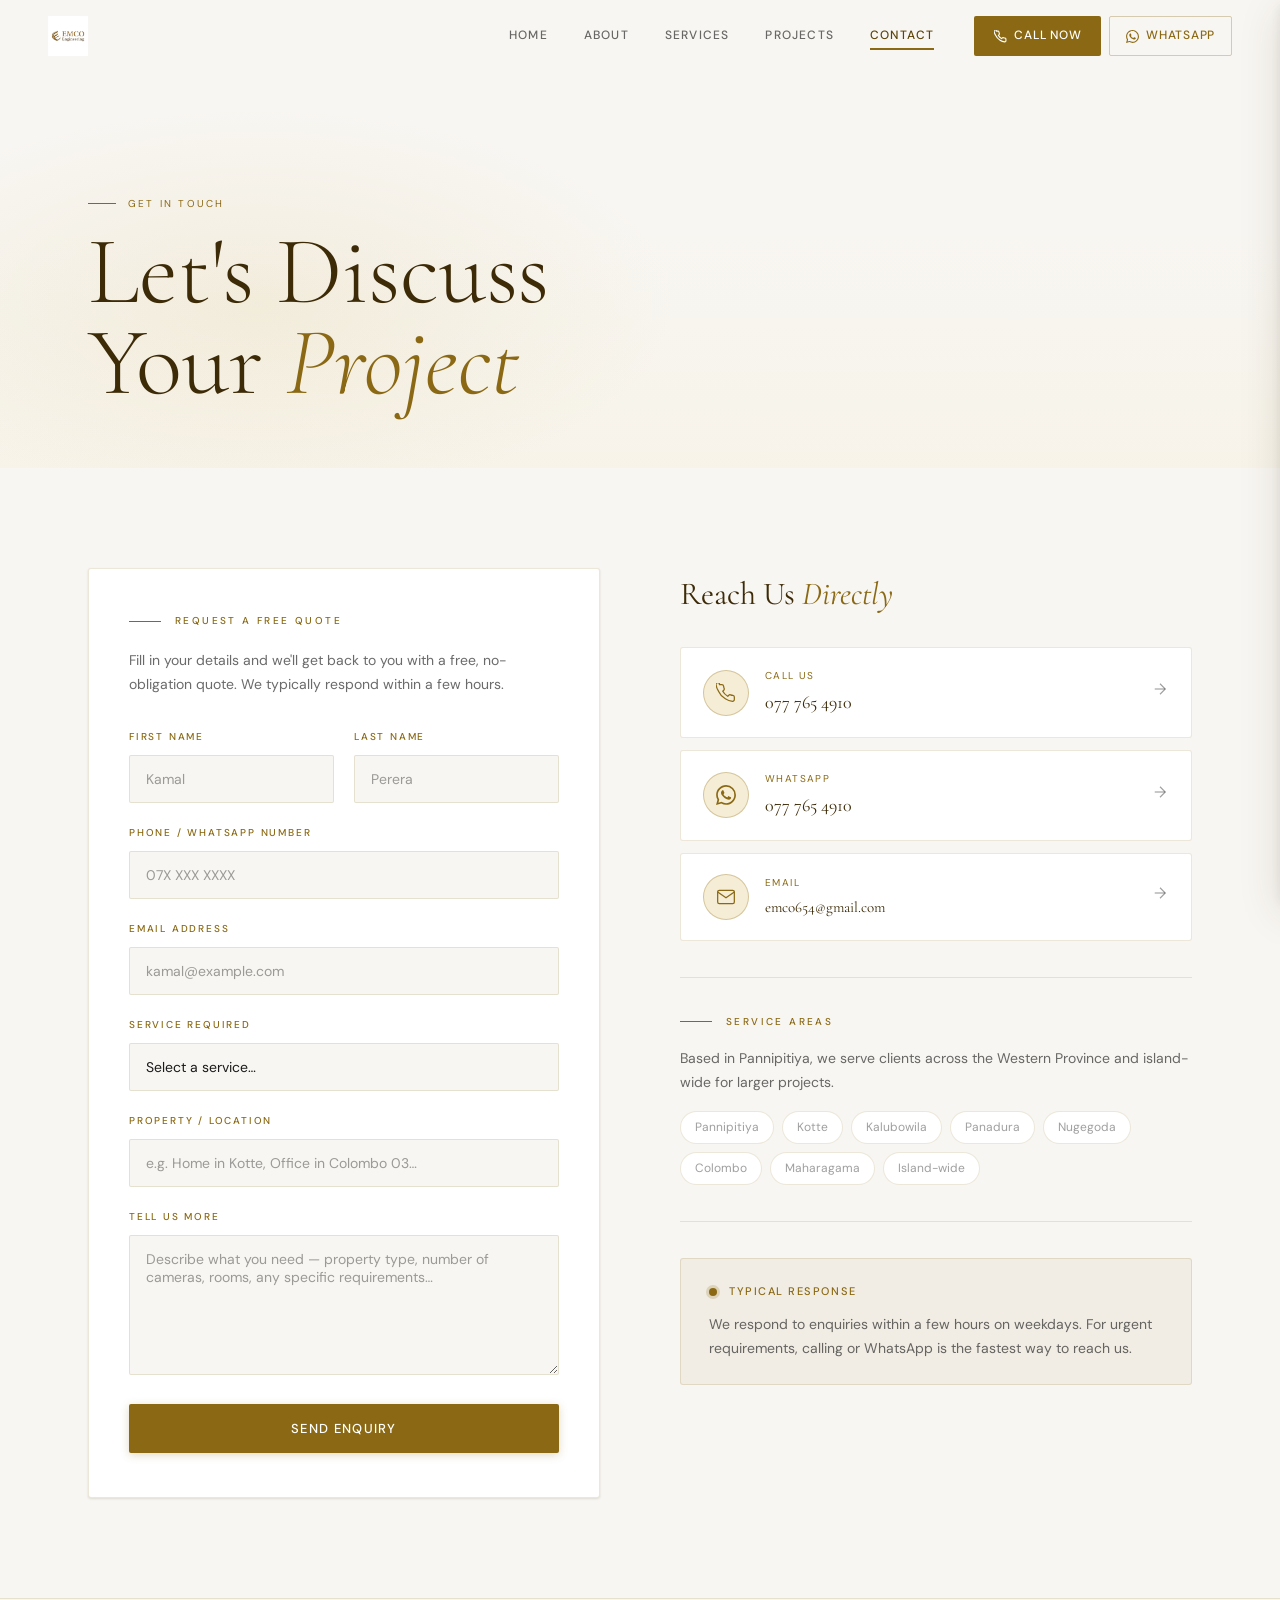
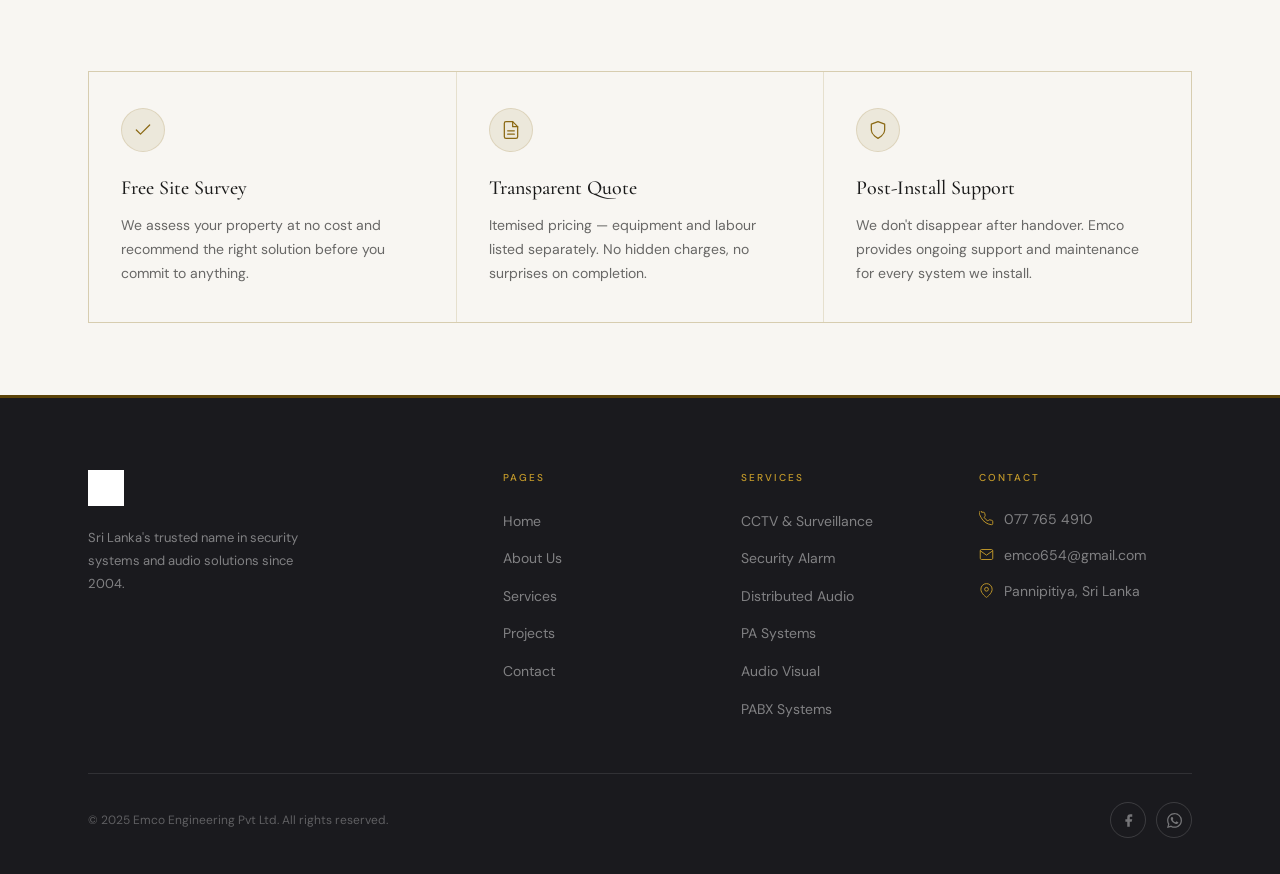
<file: contact.html>
<!DOCTYPE html>
<html lang="en">
<head>
  <meta charset="UTF-8">
  <meta name="viewport" content="width=device-width, initial-scale=1.0">
  <title>Contact &amp; Get a Quote — Emco Engineering</title>
  <meta name="description" content="Contact Emco Engineering for CCTV, security alarm, audio and AV system quotes. Call 077 765 4910 or WhatsApp — serving Pannipitiya, Kotte, Kalubowila and island-wide.">
  <link rel="stylesheet" href="style.css">
  <script src="https://cdnjs.cloudflare.com/ajax/libs/gsap/3.12.5/gsap.min.js" defer></script>
  <script src="script.js" defer></script>
</head>
<body>

<div id="page-overlay"></div>

<!-- NAVBAR -->
<nav class="navbar" id="navbar">
  <div class="nav-container">
    <a href="index.html" class="nav-logo nav-link-anim">
      <img src="assets/logo.png" alt="Emco Engineering" class="logo-img" onerror="this.closest('.nav-logo').classList.add('logo-fallback-active')">
      <div class="logo-text-fallback"><div class="logo-emco">EMCO</div><div class="logo-engineering">Engineering</div></div>
    </a>
    <div class="nav-links">
      <a href="index.html"    class="nav-link nav-link-anim">Home</a>
      <a href="about.html"   class="nav-link nav-link-anim">About</a>
      <a href="services.html" class="nav-link nav-link-anim">Services</a>
      <a href="projects.html" class="nav-link nav-link-anim">Projects</a>
      <a href="contact.html"  class="nav-link active nav-link-anim">Contact</a>
    </div>
    <div class="nav-cta-group">
      <a href="tel:+94777654910" class="btn-nav-call">
        <svg viewBox="0 0 24 24" width="13" height="13" fill="none" stroke="currentColor" stroke-width="2" stroke-linecap="round" stroke-linejoin="round"><path d="M22 16.92v3a2 2 0 01-2.18 2 19.79 19.79 0 01-8.63-3.07A19.5 19.5 0 013 9.82a19.79 19.79 0 01-3.07-8.63A2 2 0 014.11 2h3a2 2 0 012 1.72c.127.96.361 1.903.7 2.81a2 2 0 01-.45 2.11L8.09 9.91a16 16 0 006 6l1.27-1.27a2 2 0 012.11-.45c.907.339 1.85.573 2.81.7A2 2 0 0122 16.92z"/></svg>
        Call Now
      </a>
      <a href="https://wa.me/94777654910" class="btn-nav-wa" target="_blank" rel="noopener">
        <svg viewBox="0 0 24 24" width="13" height="13" fill="currentColor"><path d="M17.472 14.382c-.297-.149-1.758-.867-2.03-.967-.273-.099-.471-.148-.67.15-.197.297-.767.966-.94 1.164-.173.199-.347.223-.644.075-.297-.15-1.255-.463-2.39-1.475-.883-.788-1.48-1.761-1.653-2.059-.173-.297-.018-.458.13-.606.134-.133.298-.347.446-.52.149-.174.198-.298.298-.497.099-.198.05-.371-.025-.52-.075-.149-.669-1.612-.916-2.207-.242-.579-.487-.5-.669-.51-.173-.008-.371-.01-.57-.01-.198 0-.52.074-.792.372-.272.297-1.04 1.016-1.04 2.479 0 1.462 1.065 2.875 1.213 3.074.149.198 2.096 3.2 5.077 4.487.709.306 1.262.489 1.694.625.712.227 1.36.195 1.871.118.571-.085 1.758-.719 2.006-1.413.248-.694.248-1.289.173-1.413-.074-.124-.272-.198-.57-.347m-5.421 7.403h-.004a9.87 9.87 0 01-5.031-1.378l-.361-.214-3.741.982.998-3.648-.235-.374a9.86 9.86 0 01-1.51-5.26c.001-5.45 4.436-9.884 9.888-9.884 2.64 0 5.122 1.03 6.988 2.898a9.825 9.825 0 012.893 6.994c-.003 5.45-4.437 9.884-9.885 9.884m8.413-18.297A11.815 11.815 0 0012.05 0C5.495 0 .16 5.335.157 11.892c0 2.096.547 4.142 1.588 5.945L.057 24l6.305-1.654a11.882 11.882 0 005.683 1.448h.005c6.554 0 11.89-5.335 11.893-11.893a11.821 11.821 0 00-3.48-8.413Z"/></svg>
        WhatsApp
      </a>
    </div>
    <button class="hamburger" id="hamburger" aria-label="Open menu"><span></span><span></span><span></span></button>
  </div>
</nav>

<div class="mobile-scrim" id="mobileScrim"></div>
<div class="mobile-menu" id="mobileMenu">
  <a href="index.html"    class="mobile-link nav-link-anim">Home</a>
  <a href="about.html"   class="mobile-link nav-link-anim">About</a>
  <a href="services.html" class="mobile-link nav-link-anim">Services</a>
  <a href="projects.html" class="mobile-link nav-link-anim">Projects</a>
  <a href="contact.html"  class="mobile-link nav-link-anim">Contact</a>
  <div class="mobile-cta">
    <a href="tel:+94777654910" class="mobile-call">📞 Call 077 765 4910</a>
    <a href="https://wa.me/94777654910" class="mobile-wa" target="_blank">💬 WhatsApp Us</a>
  </div>
</div>

<!-- PAGE HERO -->
<section class="page-hero">
  <div class="ph-content">
    <div class="ph-label">Get in Touch</div>
    <h1>Let's Discuss<br>Your <em>Project</em></h1>
  </div>
</section>

<!-- CONTACT SECTION -->
<section class="contact-page">
  <div class="section-inner">
    <div class="contact-grid">

      <!-- Form -->
      <div class="reveal">
        <div class="contact-form-wrap">
          <div class="section-eyebrow" style="margin-bottom:20px;">Request a Free Quote</div>
          <p style="font-size:14px; color:var(--text-2); margin-bottom:32px; line-height:1.7;">Fill in your details and we'll get back to you with a free, no-obligation quote. We typically respond within a few hours.</p>

          <form id="quoteForm" novalidate>
            <div class="form-row">
              <div class="fg">
                <label for="fname">First Name</label>
                <input type="text" id="fname" name="firstName" placeholder="Kamal" required>
              </div>
              <div class="fg">
                <label for="lname">Last Name</label>
                <input type="text" id="lname" name="lastName" placeholder="Perera" required>
              </div>
            </div>

            <div class="fg">
              <label for="phone">Phone / WhatsApp Number</label>
              <input type="tel" id="phone" name="phone" placeholder="07X XXX XXXX" required>
            </div>

            <div class="fg">
              <label for="email">Email Address</label>
              <input type="email" id="email" name="email" placeholder="kamal@example.com">
            </div>

            <div class="fg">
              <label for="service">Service Required</label>
              <select id="service" name="service" required>
                <option value="" disabled selected>Select a service…</option>
                <option value="cctv">CCTV &amp; Surveillance</option>
                <option value="alarm">Security Alarm System</option>
                <option value="audio">Distributed Audio / Piped Music</option>
                <option value="pa">PA System</option>
                <option value="av">Audio Visual</option>
                <option value="pabx">PABX / Telephone System</option>
                <option value="repair">Repairs &amp; Maintenance</option>
                <option value="multiple">Multiple Services</option>
                <option value="unsure">Not Sure — Need Advice</option>
              </select>
            </div>

            <div class="fg">
              <label for="location">Property / Location</label>
              <input type="text" id="location" name="location" placeholder="e.g. Home in Kotte, Office in Colombo 03…">
            </div>

            <div class="fg">
              <label for="message">Tell Us More</label>
              <textarea id="message" name="message" placeholder="Describe what you need — property type, number of cameras, rooms, any specific requirements…"></textarea>
            </div>

            <button type="submit" class="btn-submit">Send Enquiry</button>
          </form>
        </div>
      </div>

      <!-- Contact info -->
      <div class="contact-side reveal-left d2">
        <h3>Reach Us <em>Directly</em></h3>

        <!-- Call -->
        <a href="tel:+94777654910" class="contact-channel">
          <div class="ch-icon">
            <svg viewBox="0 0 24 24" width="20" height="20" fill="none" stroke="currentColor" stroke-width="1.5" stroke-linecap="round" stroke-linejoin="round"><path d="M22 16.92v3a2 2 0 01-2.18 2 19.79 19.79 0 01-8.63-3.07A19.5 19.5 0 013 9.82a19.79 19.79 0 01-3.07-8.63A2 2 0 014.11 2h3a2 2 0 012 1.72c.127.96.361 1.903.7 2.81a2 2 0 01-.45 2.11L8.09 9.91a16 16 0 006 6l1.27-1.27a2 2 0 012.11-.45c.907.339 1.85.573 2.81.7A2 2 0 0122 16.92z"/></svg>
          </div>
          <div>
            <div class="ch-lbl">Call Us</div>
            <div class="ch-val">077 765 4910</div>
          </div>
          <div class="ch-arrow">
            <svg viewBox="0 0 24 24"><line x1="5" y1="12" x2="19" y2="12"/><polyline points="12 5 19 12 12 19"/></svg>
          </div>
        </a>

        <!-- WhatsApp -->
        <a href="https://wa.me/94777654910" class="contact-channel" target="_blank" rel="noopener">
          <div class="ch-icon wa-icon">
            <svg viewBox="0 0 24 24" width="20" height="20" fill="currentColor"><path d="M17.472 14.382c-.297-.149-1.758-.867-2.03-.967-.273-.099-.471-.148-.67.15-.197.297-.767.966-.94 1.164-.173.199-.347.223-.644.075-.297-.15-1.255-.463-2.39-1.475-.883-.788-1.48-1.761-1.653-2.059-.173-.297-.018-.458.13-.606.134-.133.298-.347.446-.52.149-.174.198-.298.298-.497.099-.198.05-.371-.025-.52-.075-.149-.669-1.612-.916-2.207-.242-.579-.487-.5-.669-.51-.173-.008-.371-.01-.57-.01-.198 0-.52.074-.792.372-.272.297-1.04 1.016-1.04 2.479 0 1.462 1.065 2.875 1.213 3.074.149.198 2.096 3.2 5.077 4.487.709.306 1.262.489 1.694.625.712.227 1.36.195 1.871.118.571-.085 1.758-.719 2.006-1.413.248-.694.248-1.289.173-1.413-.074-.124-.272-.198-.57-.347m-5.421 7.403h-.004a9.87 9.87 0 01-5.031-1.378l-.361-.214-3.741.982.998-3.648-.235-.374a9.86 9.86 0 01-1.51-5.26c.001-5.45 4.436-9.884 9.888-9.884 2.64 0 5.122 1.03 6.988 2.898a9.825 9.825 0 012.893 6.994c-.003 5.45-4.437 9.884-9.885 9.884m8.413-18.297A11.815 11.815 0 0012.05 0C5.495 0 .16 5.335.157 11.892c0 2.096.547 4.142 1.588 5.945L.057 24l6.305-1.654a11.882 11.882 0 005.683 1.448h.005c6.554 0 11.89-5.335 11.893-11.893a11.821 11.821 0 00-3.48-8.413Z"/></svg>
          </div>
          <div>
            <div class="ch-lbl">WhatsApp</div>
            <div class="ch-val">077 765 4910</div>
          </div>
          <div class="ch-arrow">
            <svg viewBox="0 0 24 24"><line x1="5" y1="12" x2="19" y2="12"/><polyline points="12 5 19 12 12 19"/></svg>
          </div>
        </a>

        <!-- Email -->
        <a href="mailto:emco654@gmail.com" class="contact-channel">
          <div class="ch-icon">
            <svg viewBox="0 0 24 24" width="20" height="20" fill="none" stroke="currentColor" stroke-width="1.5" stroke-linecap="round" stroke-linejoin="round"><path d="M4 4h16c1.1 0 2 .9 2 2v12c0 1.1-.9 2-2 2H4c-1.1 0-2-.9-2-2V6c0-1.1.9-2 2-2z"/><polyline points="22,6 12,13 2,6"/></svg>
          </div>
          <div>
            <div class="ch-lbl">Email</div>
            <div class="ch-val" style="font-size:15px;">emco654@gmail.com</div>
          </div>
          <div class="ch-arrow">
            <svg viewBox="0 0 24 24"><line x1="5" y1="12" x2="19" y2="12"/><polyline points="12 5 19 12 12 19"/></svg>
          </div>
        </a>

        <!-- Divider -->
        <div style="height:1px; background:var(--border); margin:36px 0;"></div>

        <!-- Location & areas -->
        <div>
          <div class="section-eyebrow" style="margin-bottom:16px;">Service Areas</div>
          <p style="font-size:14px; color:var(--text-2); line-height:1.75; margin-bottom:16px;">
            Based in Pannipitiya, we serve clients across the Western Province and island-wide for larger projects.
          </p>
          <div class="area-tags">
            <span class="area-tag">Pannipitiya</span>
            <span class="area-tag">Kotte</span>
            <span class="area-tag">Kalubowila</span>
            <span class="area-tag">Panadura</span>
            <span class="area-tag">Nugegoda</span>
            <span class="area-tag">Colombo</span>
            <span class="area-tag">Maharagama</span>
            <span class="area-tag">Island-wide</span>
          </div>
        </div>

        <!-- Divider -->
        <div style="height:1px; background:var(--border); margin:36px 0;"></div>

        <!-- Response time -->
        <div style="background:rgba(139,105,20,0.06); border:1px solid var(--border); border-radius:3px; padding:24px 28px;">
          <div style="display:flex; align-items:center; gap:12px; margin-bottom:12px;">
            <div style="width:8px; height:8px; border-radius:50%; background:var(--gold); box-shadow:0 0 0 3px rgba(139,105,20,0.2); flex-shrink:0;"></div>
            <span style="font-size:11px; letter-spacing:0.14em; text-transform:uppercase; color:var(--gold); font-weight:500;">Typical Response</span>
          </div>
          <p style="font-size:14px; color:var(--text-2); line-height:1.7;">We respond to enquiries within a few hours on weekdays. For urgent requirements, calling or WhatsApp is the fastest way to reach us.</p>
        </div>
      </div>

    </div>
  </div>
</section>

<!-- WHY CONTACT STRIP -->
<section style="background:var(--bg-soft); border-top:1px solid var(--border);">
  <div class="section-inner" style="padding-top:72px; padding-bottom:72px;">
    <div style="display:grid; grid-template-columns:repeat(3,1fr); gap:1px; background:var(--border); border:1px solid var(--border);">
      <div style="background:var(--bg-soft); padding:36px 32px;" class="reveal">
        <div style="width:44px; height:44px; border-radius:50%; background:rgba(139,105,20,0.1); border:1px solid var(--border); display:flex; align-items:center; justify-content:center; margin-bottom:20px;">
          <svg viewBox="0 0 24 24" width="20" height="20" fill="none" stroke="var(--gold)" stroke-width="1.5" stroke-linecap="round" stroke-linejoin="round"><polyline points="20 6 9 17 4 12"/></svg>
        </div>
        <h4 style="font-family:var(--ff-display); font-size:20px; font-weight:500; margin-bottom:10px;">Free Site Survey</h4>
        <p style="font-size:14px; color:var(--text-2); line-height:1.7;">We assess your property at no cost and recommend the right solution before you commit to anything.</p>
      </div>
      <div style="background:var(--bg-soft); padding:36px 32px;" class="reveal d2">
        <div style="width:44px; height:44px; border-radius:50%; background:rgba(139,105,20,0.1); border:1px solid var(--border); display:flex; align-items:center; justify-content:center; margin-bottom:20px;">
          <svg viewBox="0 0 24 24" width="20" height="20" fill="none" stroke="var(--gold)" stroke-width="1.5" stroke-linecap="round" stroke-linejoin="round"><path d="M14 2H6a2 2 0 00-2 2v16a2 2 0 002 2h12a2 2 0 002-2V8z"/><polyline points="14 2 14 8 20 8"/><line x1="16" y1="13" x2="8" y2="13"/><line x1="16" y1="17" x2="8" y2="17"/></svg>
        </div>
        <h4 style="font-family:var(--ff-display); font-size:20px; font-weight:500; margin-bottom:10px;">Transparent Quote</h4>
        <p style="font-size:14px; color:var(--text-2); line-height:1.7;">Itemised pricing — equipment and labour listed separately. No hidden charges, no surprises on completion.</p>
      </div>
      <div style="background:var(--bg-soft); padding:36px 32px;" class="reveal d4">
        <div style="width:44px; height:44px; border-radius:50%; background:rgba(139,105,20,0.1); border:1px solid var(--border); display:flex; align-items:center; justify-content:center; margin-bottom:20px;">
          <svg viewBox="0 0 24 24" width="20" height="20" fill="none" stroke="var(--gold)" stroke-width="1.5" stroke-linecap="round" stroke-linejoin="round"><path d="M12 22s8-4 8-10V5l-8-3-8 3v7c0 6 8 10 8 10z"/></svg>
        </div>
        <h4 style="font-family:var(--ff-display); font-size:20px; font-weight:500; margin-bottom:10px;">Post-Install Support</h4>
        <p style="font-size:14px; color:var(--text-2); line-height:1.7;">We don't disappear after handover. Emco provides ongoing support and maintenance for every system we install.</p>
      </div>
    </div>
  </div>
</section>

<!-- FOOTER -->
<footer class="footer">
  <div class="footer-inner">
    <div class="footer-top">
      <div>
        <div class="footer-logo">
          <img src="assets/logo.png" alt="Emco Engineering" onerror="this.style.display='none';this.nextElementSibling.style.display='block'">
          <div style="display:none"><div class="logo-emco">EMCO</div><div class="logo-engineering">Engineering</div></div>
        </div>
        <p class="footer-tagline">Sri Lanka's trusted name in security systems and audio solutions since 2004.</p>
      </div>
      <div class="footer-col">
        <h4>Pages</h4>
        <ul>
          <li><a href="index.html" class="nav-link-anim">Home</a></li>
          <li><a href="about.html" class="nav-link-anim">About Us</a></li>
          <li><a href="services.html" class="nav-link-anim">Services</a></li>
          <li><a href="projects.html" class="nav-link-anim">Projects</a></li>
          <li><a href="contact.html" class="nav-link-anim">Contact</a></li>
        </ul>
      </div>
      <div class="footer-col">
        <h4>Services</h4>
        <ul>
          <li><a href="services.html">CCTV &amp; Surveillance</a></li>
          <li><a href="services.html">Security Alarm</a></li>
          <li><a href="services.html">Distributed Audio</a></li>
          <li><a href="services.html">PA Systems</a></li>
          <li><a href="services.html">Audio Visual</a></li>
          <li><a href="services.html">PABX Systems</a></li>
        </ul>
      </div>
      <div class="footer-col">
        <h4>Contact</h4>
        <div class="fc-item"><svg viewBox="0 0 24 24"><path d="M22 16.92v3a2 2 0 01-2.18 2 19.79 19.79 0 01-8.63-3.07A19.5 19.5 0 013 9.82a19.79 19.79 0 01-3.07-8.63A2 2 0 014.11 2h3a2 2 0 012 1.72c.127.96.361 1.903.7 2.81a2 2 0 01-.45 2.11L8.09 9.91a16 16 0 006 6l1.27-1.27a2 2 0 012.11-.45c.907.339 1.85.573 2.81.7A2 2 0 0122 16.92z"/></svg><a href="tel:+94777654910">077 765 4910</a></div>
        <div class="fc-item"><svg viewBox="0 0 24 24"><path d="M4 4h16c1.1 0 2 .9 2 2v12c0 1.1-.9 2-2 2H4c-1.1 0-2-.9-2-2V6c0-1.1.9-2 2-2z"/><polyline points="22,6 12,13 2,6"/></svg><a href="mailto:emco654@gmail.com">emco654@gmail.com</a></div>
        <div class="fc-item"><svg viewBox="0 0 24 24"><path d="M21 10c0 7-9 13-9 13s-9-6-9-13a9 9 0 0118 0z"/><circle cx="12" cy="10" r="3"/></svg><span>Pannipitiya, Sri Lanka</span></div>
      </div>
    </div>
    <div class="footer-bottom">
      <p class="footer-copy">&copy; 2025 Emco Engineering Pvt Ltd. All rights reserved.</p>
      <div class="footer-social">
        <a href="https://web.facebook.com/EmcoEngineeringPvtLtd" class="soc-btn" target="_blank" rel="noopener" aria-label="Facebook"><svg viewBox="0 0 24 24"><path d="M18 2h-3a5 5 0 00-5 5v3H7v4h3v8h4v-8h3l1-4h-4V7a1 1 0 011-1h3z"/></svg></a>
        <a href="https://wa.me/94777654910" class="soc-btn" target="_blank" rel="noopener" aria-label="WhatsApp"><svg viewBox="0 0 24 24"><path d="M17.472 14.382c-.297-.149-1.758-.867-2.03-.967-.273-.099-.471-.148-.67.15-.197.297-.767.966-.94 1.164-.173.199-.347.223-.644.075-.297-.15-1.255-.463-2.39-1.475-.883-.788-1.48-1.761-1.653-2.059-.173-.297-.018-.458.13-.606.134-.133.298-.347.446-.52.149-.174.198-.298.298-.497.099-.198.05-.371-.025-.52-.075-.149-.669-1.612-.916-2.207-.242-.579-.487-.5-.669-.51-.173-.008-.371-.01-.57-.01-.198 0-.52.074-.792.372-.272.297-1.04 1.016-1.04 2.479 0 1.462 1.065 2.875 1.213 3.074.149.198 2.096 3.2 5.077 4.487.709.306 1.262.489 1.694.625.712.227 1.36.195 1.871.118.571-.085 1.758-.719 2.006-1.413.248-.694.248-1.289.173-1.413-.074-.124-.272-.198-.57-.347m-5.421 7.403h-.004a9.87 9.87 0 01-5.031-1.378l-.361-.214-3.741.982.998-3.648-.235-.374a9.86 9.86 0 01-1.51-5.26c.001-5.45 4.436-9.884 9.888-9.884 2.64 0 5.122 1.03 6.988 2.898a9.825 9.825 0 012.893 6.994c-.003 5.45-4.437 9.884-9.885 9.884m8.413-18.297A11.815 11.815 0 0012.05 0C5.495 0 .16 5.335.157 11.892c0 2.096.547 4.142 1.588 5.945L.057 24l6.305-1.654a11.882 11.882 0 005.683 1.448h.005c6.554 0 11.89-5.335 11.893-11.893a11.821 11.821 0 00-3.48-8.413Z"/></svg></a>
      </div>
    </div>
  </div>
</footer>

</body>
</html>
</file>
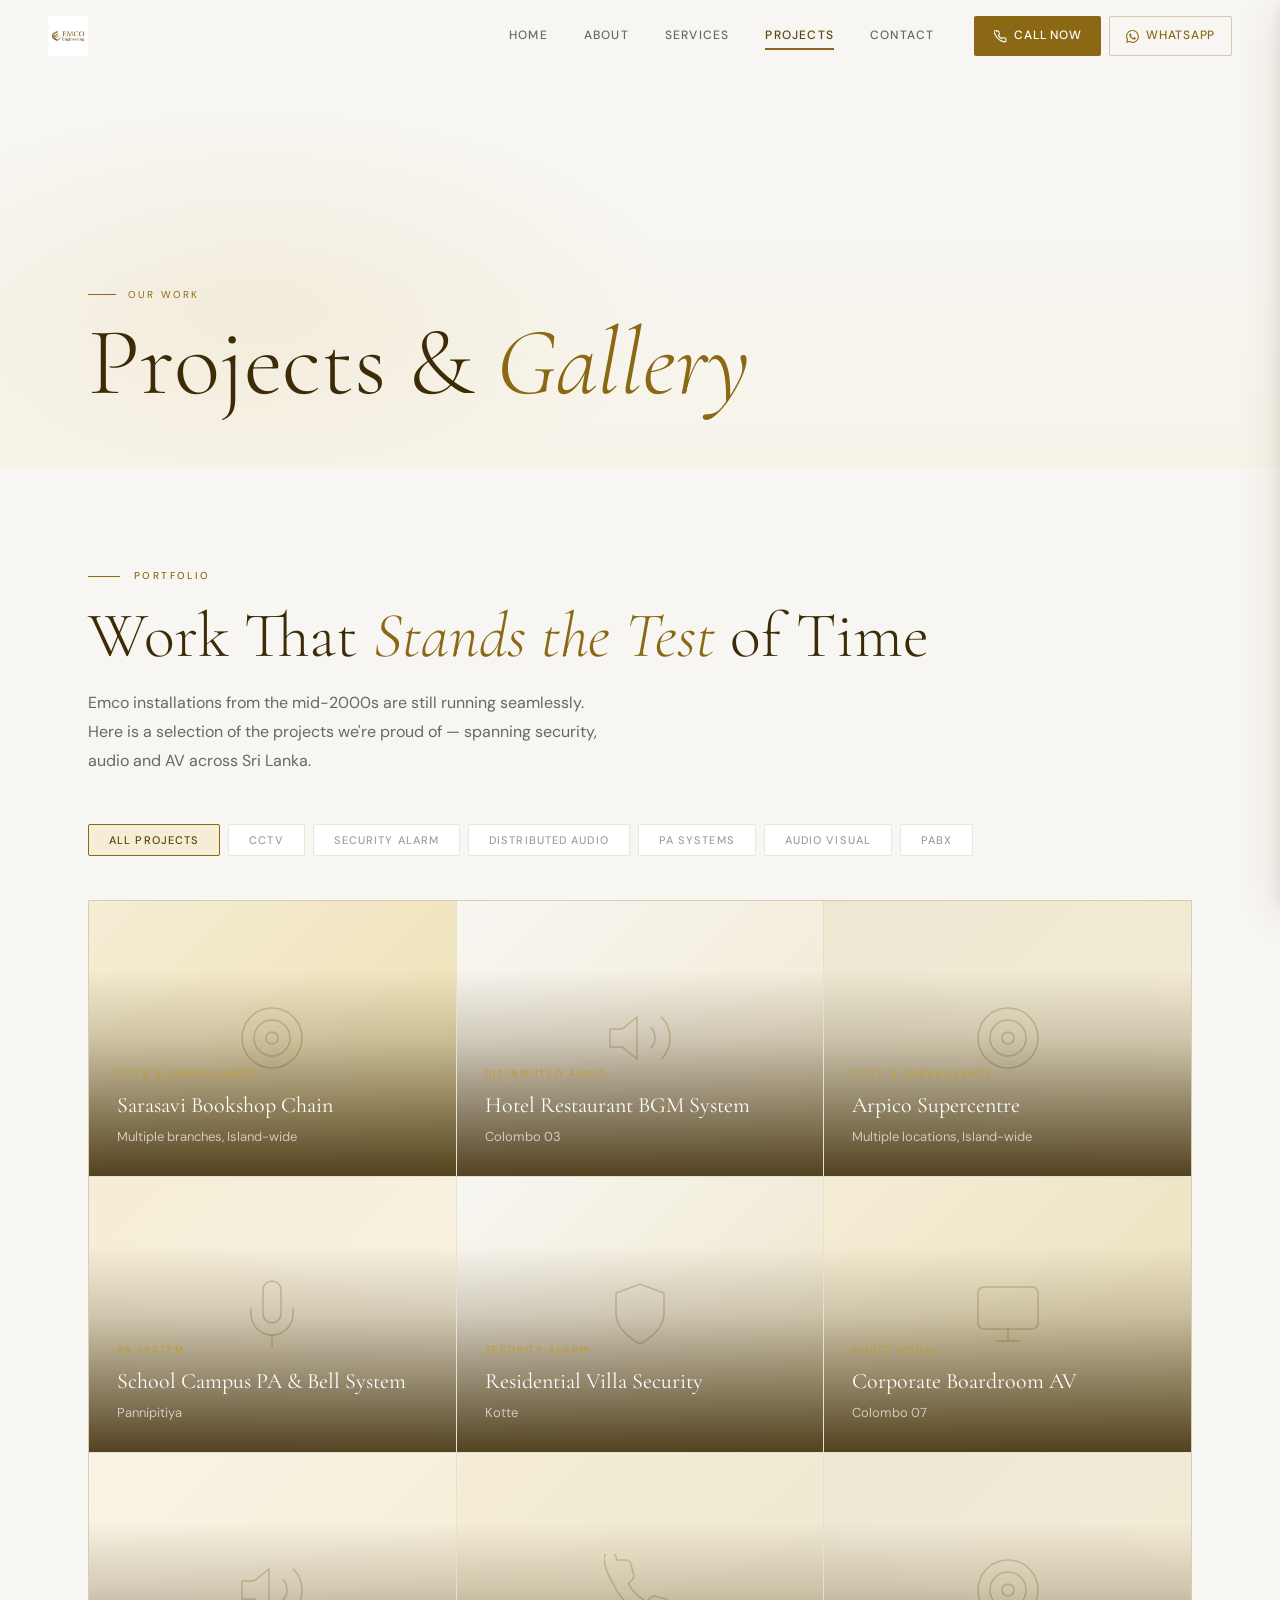
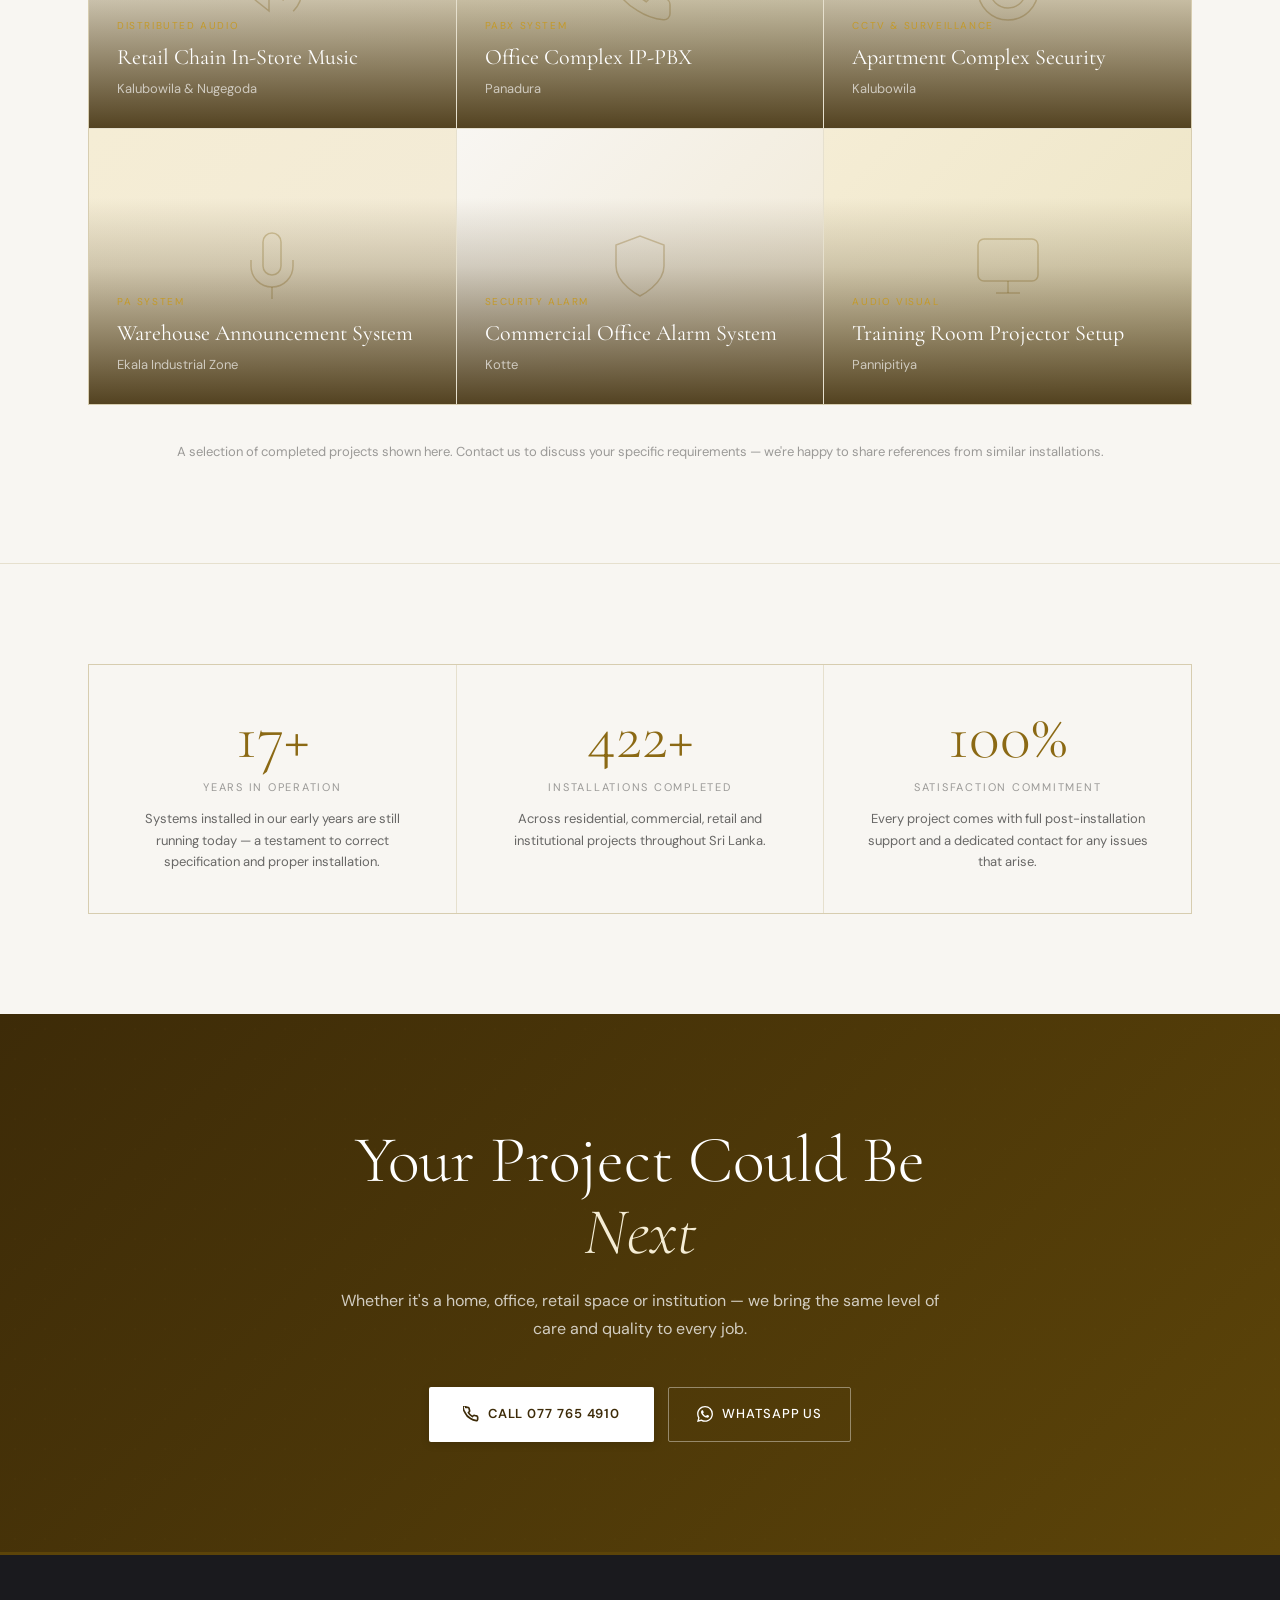
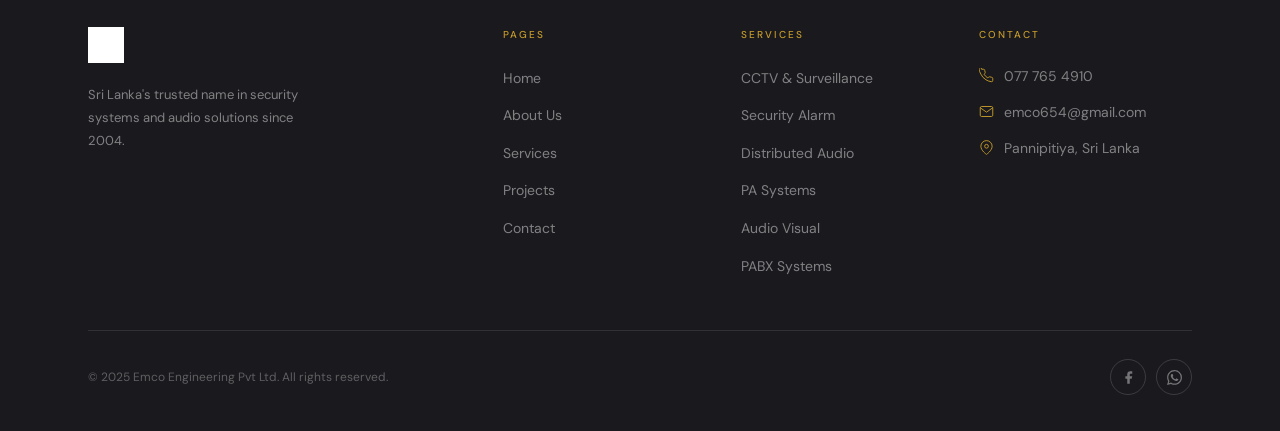
<file: projects.html>
<!DOCTYPE html>
<html lang="en">
<head>
  <meta charset="UTF-8">
  <meta name="viewport" content="width=device-width, initial-scale=1.0">
  <title>Projects — Emco Engineering</title>
  <meta name="description" content="Emco Engineering project gallery — CCTV, security, audio, AV and PABX installations across Sri Lanka since 2004.">
  <link rel="stylesheet" href="style.css">
  <script src="https://cdnjs.cloudflare.com/ajax/libs/gsap/3.12.5/gsap.min.js" defer></script>
  <script src="script.js" defer></script>
</head>
<body>

<div id="page-overlay"></div>

<!-- NAVBAR -->
<nav class="navbar" id="navbar">
  <div class="nav-container">
    <a href="index.html" class="nav-logo nav-link-anim">
      <img src="assets/logo.png" alt="Emco Engineering" class="logo-img" onerror="this.closest('.nav-logo').classList.add('logo-fallback-active')">
      <div class="logo-text-fallback"><div class="logo-emco">EMCO</div><div class="logo-engineering">Engineering</div></div>
    </a>
    <div class="nav-links">
      <a href="index.html"    class="nav-link nav-link-anim">Home</a>
      <a href="about.html"   class="nav-link nav-link-anim">About</a>
      <a href="services.html" class="nav-link nav-link-anim">Services</a>
      <a href="projects.html" class="nav-link active nav-link-anim">Projects</a>
      <a href="contact.html"  class="nav-link nav-link-anim">Contact</a>
    </div>
    <div class="nav-cta-group">
      <a href="tel:+94777654910" class="btn-nav-call">
        <svg viewBox="0 0 24 24" width="13" height="13" fill="none" stroke="currentColor" stroke-width="2" stroke-linecap="round" stroke-linejoin="round"><path d="M22 16.92v3a2 2 0 01-2.18 2 19.79 19.79 0 01-8.63-3.07A19.5 19.5 0 013 9.82a19.79 19.79 0 01-3.07-8.63A2 2 0 014.11 2h3a2 2 0 012 1.72c.127.96.361 1.903.7 2.81a2 2 0 01-.45 2.11L8.09 9.91a16 16 0 006 6l1.27-1.27a2 2 0 012.11-.45c.907.339 1.85.573 2.81.7A2 2 0 0122 16.92z"/></svg>
        Call Now
      </a>
      <a href="https://wa.me/94777654910" class="btn-nav-wa" target="_blank" rel="noopener">
        <svg viewBox="0 0 24 24" width="13" height="13" fill="currentColor"><path d="M17.472 14.382c-.297-.149-1.758-.867-2.03-.967-.273-.099-.471-.148-.67.15-.197.297-.767.966-.94 1.164-.173.199-.347.223-.644.075-.297-.15-1.255-.463-2.39-1.475-.883-.788-1.48-1.761-1.653-2.059-.173-.297-.018-.458.13-.606.134-.133.298-.347.446-.52.149-.174.198-.298.298-.497.099-.198.05-.371-.025-.52-.075-.149-.669-1.612-.916-2.207-.242-.579-.487-.5-.669-.51-.173-.008-.371-.01-.57-.01-.198 0-.52.074-.792.372-.272.297-1.04 1.016-1.04 2.479 0 1.462 1.065 2.875 1.213 3.074.149.198 2.096 3.2 5.077 4.487.709.306 1.262.489 1.694.625.712.227 1.36.195 1.871.118.571-.085 1.758-.719 2.006-1.413.248-.694.248-1.289.173-1.413-.074-.124-.272-.198-.57-.347m-5.421 7.403h-.004a9.87 9.87 0 01-5.031-1.378l-.361-.214-3.741.982.998-3.648-.235-.374a9.86 9.86 0 01-1.51-5.26c.001-5.45 4.436-9.884 9.888-9.884 2.64 0 5.122 1.03 6.988 2.898a9.825 9.825 0 012.893 6.994c-.003 5.45-4.437 9.884-9.885 9.884m8.413-18.297A11.815 11.815 0 0012.05 0C5.495 0 .16 5.335.157 11.892c0 2.096.547 4.142 1.588 5.945L.057 24l6.305-1.654a11.882 11.882 0 005.683 1.448h.005c6.554 0 11.89-5.335 11.893-11.893a11.821 11.821 0 00-3.48-8.413Z"/></svg>
        WhatsApp
      </a>
    </div>
    <button class="hamburger" id="hamburger" aria-label="Open menu"><span></span><span></span><span></span></button>
  </div>
</nav>

<div class="mobile-scrim" id="mobileScrim"></div>
<div class="mobile-menu" id="mobileMenu">
  <a href="index.html"    class="mobile-link nav-link-anim">Home</a>
  <a href="about.html"   class="mobile-link nav-link-anim">About</a>
  <a href="services.html" class="mobile-link nav-link-anim">Services</a>
  <a href="projects.html" class="mobile-link nav-link-anim">Projects</a>
  <a href="contact.html"  class="mobile-link nav-link-anim">Contact</a>
  <div class="mobile-cta">
    <a href="tel:+94777654910" class="mobile-call">📞 Call 077 765 4910</a>
    <a href="https://wa.me/94777654910" class="mobile-wa" target="_blank">💬 WhatsApp Us</a>
  </div>
</div>

<!-- PAGE HERO -->
<section class="page-hero">
  <div class="ph-content">
    <div class="ph-label">Our Work</div>
    <h1>Projects &amp; <em>Gallery</em></h1>
  </div>
</section>

<!-- PROJECTS SECTION -->
<section class="projects-page">
  <div class="section-inner">
    <div style="display:grid; grid-template-columns:1fr auto; align-items:end; gap:40px; margin-bottom:48px; flex-wrap:wrap;">
      <div>
        <div class="section-eyebrow reveal">Portfolio</div>
        <h2 class="section-heading reveal d1">Work That <em>Stands the Test</em> of Time</h2>
        <p class="section-body reveal d2">Emco installations from the mid-2000s are still running seamlessly. Here is a selection of the projects we're proud of — spanning security, audio and AV across Sri Lanka.</p>
      </div>
    </div>

    <!-- Filter bar -->
    <div class="filter-bar reveal d3">
      <button class="f-btn active" data-filter="all">All Projects</button>
      <button class="f-btn" data-filter="cctv">CCTV</button>
      <button class="f-btn" data-filter="alarm">Security Alarm</button>
      <button class="f-btn" data-filter="audio">Distributed Audio</button>
      <button class="f-btn" data-filter="pa">PA Systems</button>
      <button class="f-btn" data-filter="av">Audio Visual</button>
      <button class="f-btn" data-filter="pabx">PABX</button>
    </div>

    <!-- Projects grid -->
    <div class="projects-grid reveal d4">

      <div class="proj-card" data-cat="cctv">
        <div class="proj-bg" style="background: linear-gradient(135deg,#F5EDD5,#EDE0B0);">
          <svg viewBox="0 0 24 24"><circle cx="12" cy="12" r="10"/><circle cx="12" cy="12" r="6"/><circle cx="12" cy="12" r="2"/></svg>
        </div>
        <div class="proj-overlay">
          <div class="proj-tag">CCTV &amp; Surveillance</div>
          <div class="proj-name">Sarasavi Bookshop Chain</div>
          <div class="proj-loc">Multiple branches, Island-wide</div>
        </div>
      </div>

      <div class="proj-card" data-cat="audio">
        <div class="proj-bg" style="background: linear-gradient(135deg,#F8F6F2,#F0E8D0);">
          <svg viewBox="0 0 24 24"><polygon points="11 5 6 9 2 9 2 15 6 15 11 19 11 5"/><path d="M15.54 8.46a5 5 0 010 7.07"/><path d="M19.07 4.93a10 10 0 010 14.14"/></svg>
        </div>
        <div class="proj-overlay">
          <div class="proj-tag">Distributed Audio</div>
          <div class="proj-name">Hotel Restaurant BGM System</div>
          <div class="proj-loc">Colombo 03</div>
        </div>
      </div>

      <div class="proj-card" data-cat="cctv">
        <div class="proj-bg" style="background: linear-gradient(135deg,#EDE8D2,#F5EDD5);">
          <svg viewBox="0 0 24 24"><circle cx="12" cy="12" r="10"/><circle cx="12" cy="12" r="6"/><circle cx="12" cy="12" r="2"/></svg>
        </div>
        <div class="proj-overlay">
          <div class="proj-tag">CCTV &amp; Surveillance</div>
          <div class="proj-name">Arpico Supercentre</div>
          <div class="proj-loc">Multiple locations, Island-wide</div>
        </div>
      </div>

      <div class="proj-card" data-cat="pa">
        <div class="proj-bg" style="background: linear-gradient(135deg,#F5EDD5,#F8F3E2);">
          <svg viewBox="0 0 24 24"><path d="M12 1a3 3 0 00-3 3v8a3 3 0 006 0V4a3 3 0 00-3-3z"/><path d="M19 10v2a7 7 0 01-14 0v-2"/><line x1="12" y1="19" x2="12" y2="23"/></svg>
        </div>
        <div class="proj-overlay">
          <div class="proj-tag">PA System</div>
          <div class="proj-name">School Campus PA &amp; Bell System</div>
          <div class="proj-loc">Pannipitiya</div>
        </div>
      </div>

      <div class="proj-card" data-cat="alarm">
        <div class="proj-bg" style="background: linear-gradient(135deg,#F8F6F2,#EDE5C8);">
          <svg viewBox="0 0 24 24"><path d="M12 22s8-4 8-10V5l-8-3-8 3v7c0 6 8 10 8 10z"/></svg>
        </div>
        <div class="proj-overlay">
          <div class="proj-tag">Security Alarm</div>
          <div class="proj-name">Residential Villa Security</div>
          <div class="proj-loc">Kotte</div>
        </div>
      </div>

      <div class="proj-card" data-cat="av">
        <div class="proj-bg" style="background: linear-gradient(135deg,#F5EDD5,#EAE0BE);">
          <svg viewBox="0 0 24 24"><rect x="2" y="3" width="20" height="14" rx="2"/><line x1="8" y1="21" x2="16" y2="21"/><line x1="12" y1="17" x2="12" y2="21"/></svg>
        </div>
        <div class="proj-overlay">
          <div class="proj-tag">Audio Visual</div>
          <div class="proj-name">Corporate Boardroom AV</div>
          <div class="proj-loc">Colombo 07</div>
        </div>
      </div>

      <div class="proj-card" data-cat="audio">
        <div class="proj-bg" style="background: linear-gradient(135deg,#F8F3E4,#F5EDD5);">
          <svg viewBox="0 0 24 24"><polygon points="11 5 6 9 2 9 2 15 6 15 11 19 11 5"/><path d="M15.54 8.46a5 5 0 010 7.07"/><path d="M19.07 4.93a10 10 0 010 14.14"/></svg>
        </div>
        <div class="proj-overlay">
          <div class="proj-tag">Distributed Audio</div>
          <div class="proj-name">Retail Chain In-Store Music</div>
          <div class="proj-loc">Kalubowila &amp; Nugegoda</div>
        </div>
      </div>

      <div class="proj-card" data-cat="pabx">
        <div class="proj-bg" style="background: linear-gradient(135deg,#F5EDD5,#EDE8D0);">
          <svg viewBox="0 0 24 24"><path d="M22 16.92v3a2 2 0 01-2.18 2 19.79 19.79 0 01-8.63-3.07A19.5 19.5 0 013 9.82a19.79 19.79 0 01-3.07-8.63A2 2 0 014.11 2h3a2 2 0 012 1.72c.127.96.361 1.903.7 2.81a2 2 0 01-.45 2.11L8.09 9.91a16 16 0 006 6l1.27-1.27a2 2 0 012.11-.45c.907.339 1.85.573 2.81.7A2 2 0 0122 16.92z"/></svg>
        </div>
        <div class="proj-overlay">
          <div class="proj-tag">PABX System</div>
          <div class="proj-name">Office Complex IP-PBX</div>
          <div class="proj-loc">Panadura</div>
        </div>
      </div>

      <div class="proj-card" data-cat="cctv">
        <div class="proj-bg" style="background: linear-gradient(135deg,#EEE8D4,#F5EDD5);">
          <svg viewBox="0 0 24 24"><circle cx="12" cy="12" r="10"/><circle cx="12" cy="12" r="6"/><circle cx="12" cy="12" r="2"/></svg>
        </div>
        <div class="proj-overlay">
          <div class="proj-tag">CCTV &amp; Surveillance</div>
          <div class="proj-name">Apartment Complex Security</div>
          <div class="proj-loc">Kalubowila</div>
        </div>
      </div>

      <div class="proj-card" data-cat="pa">
        <div class="proj-bg" style="background: linear-gradient(135deg,#F5EDD5,#F2EAD6);">
          <svg viewBox="0 0 24 24"><path d="M12 1a3 3 0 00-3 3v8a3 3 0 006 0V4a3 3 0 00-3-3z"/><path d="M19 10v2a7 7 0 01-14 0v-2"/><line x1="12" y1="19" x2="12" y2="23"/></svg>
        </div>
        <div class="proj-overlay">
          <div class="proj-tag">PA System</div>
          <div class="proj-name">Warehouse Announcement System</div>
          <div class="proj-loc">Ekala Industrial Zone</div>
        </div>
      </div>

      <div class="proj-card" data-cat="alarm">
        <div class="proj-bg" style="background: linear-gradient(135deg,#F8F6F2,#F0E8D4);">
          <svg viewBox="0 0 24 24"><path d="M12 22s8-4 8-10V5l-8-3-8 3v7c0 6 8 10 8 10z"/></svg>
        </div>
        <div class="proj-overlay">
          <div class="proj-tag">Security Alarm</div>
          <div class="proj-name">Commercial Office Alarm System</div>
          <div class="proj-loc">Kotte</div>
        </div>
      </div>

      <div class="proj-card" data-cat="av">
        <div class="proj-bg" style="background: linear-gradient(135deg,#F5EDD5,#ECE4C4);">
          <svg viewBox="0 0 24 24"><rect x="2" y="3" width="20" height="14" rx="2"/><line x1="8" y1="21" x2="16" y2="21"/><line x1="12" y1="17" x2="12" y2="21"/></svg>
        </div>
        <div class="proj-overlay">
          <div class="proj-tag">Audio Visual</div>
          <div class="proj-name">Training Room Projector Setup</div>
          <div class="proj-loc">Pannipitiya</div>
        </div>
      </div>

    </div>

    <!-- Note -->
    <p class="reveal" style="text-align:center; font-size:13px; color:var(--text-3); margin-top:36px; line-height:1.7;">
      A selection of completed projects shown here. Contact us to discuss your specific requirements — we're happy to share references from similar installations.
    </p>
  </div>
</section>

<!-- DURABILITY CALLOUT -->
<section style="background:var(--bg-soft); border-top:1px solid var(--border);">
  <div class="section-inner">
    <div style="display:grid; grid-template-columns:repeat(3,1fr); gap:1px; background:var(--border); border:1px solid var(--border);">
      <div style="background:var(--bg-soft); padding:40px 36px; text-align:center;" class="reveal">
        <div style="font-family:var(--ff-display); font-size:clamp(40px,5vw,64px); font-weight:300; color:var(--gold); line-height:1;"><span class="counter" data-target="20"></span>+</div>
        <div style="font-size:11px; letter-spacing:0.16em; text-transform:uppercase; color:var(--text-3); margin-top:10px;">Years in Operation</div>
        <p style="font-size:13px; color:var(--text-2); line-height:1.65; margin-top:12px;">Systems installed in our early years are still running today — a testament to correct specification and proper installation.</p>
      </div>
      <div style="background:var(--bg-soft); padding:40px 36px; text-align:center;" class="reveal d2">
        <div style="font-family:var(--ff-display); font-size:clamp(40px,5vw,64px); font-weight:300; color:var(--gold); line-height:1;"><span class="counter" data-target="500"></span>+</div>
        <div style="font-size:11px; letter-spacing:0.16em; text-transform:uppercase; color:var(--text-3); margin-top:10px;">Installations Completed</div>
        <p style="font-size:13px; color:var(--text-2); line-height:1.65; margin-top:12px;">Across residential, commercial, retail and institutional projects throughout Sri Lanka.</p>
      </div>
      <div style="background:var(--bg-soft); padding:40px 36px; text-align:center;" class="reveal d4">
        <div style="font-family:var(--ff-display); font-size:clamp(40px,5vw,64px); font-weight:300; color:var(--gold); line-height:1; display:flex; align-items:center; justify-content:center;">100%</div>
        <div style="font-size:11px; letter-spacing:0.16em; text-transform:uppercase; color:var(--text-3); margin-top:10px;">Satisfaction Commitment</div>
        <p style="font-size:13px; color:var(--text-2); line-height:1.65; margin-top:12px;">Every project comes with full post-installation support and a dedicated contact for any issues that arise.</p>
      </div>
    </div>
  </div>
</section>

<!-- CTA -->
<section class="cta-section">
  <div class="cta-pattern"></div>
  <div class="cta-inner">
    <h2 class="reveal">Your Project Could Be <em>Next</em></h2>
    <p class="reveal d1">Whether it's a home, office, retail space or institution — we bring the same level of care and quality to every job.</p>
    <div class="cta-btns reveal d2">
      <a href="tel:+94777654910" class="btn-white">
        <svg viewBox="0 0 24 24" width="16" height="16" fill="none" stroke="currentColor" stroke-width="2.5" stroke-linecap="round" stroke-linejoin="round"><path d="M22 16.92v3a2 2 0 01-2.18 2 19.79 19.79 0 01-8.63-3.07A19.5 19.5 0 013 9.82a19.79 19.79 0 01-3.07-8.63A2 2 0 014.11 2h3a2 2 0 012 1.72c.127.96.361 1.903.7 2.81a2 2 0 01-.45 2.11L8.09 9.91a16 16 0 006 6l1.27-1.27a2 2 0 012.11-.45c.907.339 1.85.573 2.81.7A2 2 0 0122 16.92z"/></svg>
        Call 077 765 4910
      </a>
      <a href="https://wa.me/94777654910" class="btn-outline-white" target="_blank" rel="noopener">
        <svg viewBox="0 0 24 24" width="16" height="16" fill="currentColor"><path d="M17.472 14.382c-.297-.149-1.758-.867-2.03-.967-.273-.099-.471-.148-.67.15-.197.297-.767.966-.94 1.164-.173.199-.347.223-.644.075-.297-.15-1.255-.463-2.39-1.475-.883-.788-1.48-1.761-1.653-2.059-.173-.297-.018-.458.13-.606.134-.133.298-.347.446-.52.149-.174.198-.298.298-.497.099-.198.05-.371-.025-.52-.075-.149-.669-1.612-.916-2.207-.242-.579-.487-.5-.669-.51-.173-.008-.371-.01-.57-.01-.198 0-.52.074-.792.372-.272.297-1.04 1.016-1.04 2.479 0 1.462 1.065 2.875 1.213 3.074.149.198 2.096 3.2 5.077 4.487.709.306 1.262.489 1.694.625.712.227 1.36.195 1.871.118.571-.085 1.758-.719 2.006-1.413.248-.694.248-1.289.173-1.413-.074-.124-.272-.198-.57-.347m-5.421 7.403h-.004a9.87 9.87 0 01-5.031-1.378l-.361-.214-3.741.982.998-3.648-.235-.374a9.86 9.86 0 01-1.51-5.26c.001-5.45 4.436-9.884 9.888-9.884 2.64 0 5.122 1.03 6.988 2.898a9.825 9.825 0 012.893 6.994c-.003 5.45-4.437 9.884-9.885 9.884m8.413-18.297A11.815 11.815 0 0012.05 0C5.495 0 .16 5.335.157 11.892c0 2.096.547 4.142 1.588 5.945L.057 24l6.305-1.654a11.882 11.882 0 005.683 1.448h.005c6.554 0 11.89-5.335 11.893-11.893a11.821 11.821 0 00-3.48-8.413Z"/></svg>
        WhatsApp Us
      </a>
    </div>
  </div>
</section>

<!-- FOOTER -->
<footer class="footer">
  <div class="footer-inner">
    <div class="footer-top">
      <div>
        <div class="footer-logo">
          <img src="assets/logo.png" alt="Emco Engineering" onerror="this.style.display='none';this.nextElementSibling.style.display='block'">
          <div style="display:none"><div class="logo-emco">EMCO</div><div class="logo-engineering">Engineering</div></div>
        </div>
        <p class="footer-tagline">Sri Lanka's trusted name in security systems and audio solutions since 2004.</p>
      </div>
      <div class="footer-col">
        <h4>Pages</h4>
        <ul>
          <li><a href="index.html" class="nav-link-anim">Home</a></li>
          <li><a href="about.html" class="nav-link-anim">About Us</a></li>
          <li><a href="services.html" class="nav-link-anim">Services</a></li>
          <li><a href="projects.html" class="nav-link-anim">Projects</a></li>
          <li><a href="contact.html" class="nav-link-anim">Contact</a></li>
        </ul>
      </div>
      <div class="footer-col">
        <h4>Services</h4>
        <ul>
          <li><a href="services.html">CCTV &amp; Surveillance</a></li>
          <li><a href="services.html">Security Alarm</a></li>
          <li><a href="services.html">Distributed Audio</a></li>
          <li><a href="services.html">PA Systems</a></li>
          <li><a href="services.html">Audio Visual</a></li>
          <li><a href="services.html">PABX Systems</a></li>
        </ul>
      </div>
      <div class="footer-col">
        <h4>Contact</h4>
        <div class="fc-item"><svg viewBox="0 0 24 24"><path d="M22 16.92v3a2 2 0 01-2.18 2 19.79 19.79 0 01-8.63-3.07A19.5 19.5 0 013 9.82a19.79 19.79 0 01-3.07-8.63A2 2 0 014.11 2h3a2 2 0 012 1.72c.127.96.361 1.903.7 2.81a2 2 0 01-.45 2.11L8.09 9.91a16 16 0 006 6l1.27-1.27a2 2 0 012.11-.45c.907.339 1.85.573 2.81.7A2 2 0 0122 16.92z"/></svg><a href="tel:+94777654910">077 765 4910</a></div>
        <div class="fc-item"><svg viewBox="0 0 24 24"><path d="M4 4h16c1.1 0 2 .9 2 2v12c0 1.1-.9 2-2 2H4c-1.1 0-2-.9-2-2V6c0-1.1.9-2 2-2z"/><polyline points="22,6 12,13 2,6"/></svg><a href="mailto:emco654@gmail.com">emco654@gmail.com</a></div>
        <div class="fc-item"><svg viewBox="0 0 24 24"><path d="M21 10c0 7-9 13-9 13s-9-6-9-13a9 9 0 0118 0z"/><circle cx="12" cy="10" r="3"/></svg><span>Pannipitiya, Sri Lanka</span></div>
      </div>
    </div>
    <div class="footer-bottom">
      <p class="footer-copy">&copy; 2025 Emco Engineering Pvt Ltd. All rights reserved.</p>
      <div class="footer-social">
        <a href="https://web.facebook.com/EmcoEngineeringPvtLtd" class="soc-btn" target="_blank" rel="noopener" aria-label="Facebook"><svg viewBox="0 0 24 24"><path d="M18 2h-3a5 5 0 00-5 5v3H7v4h3v8h4v-8h3l1-4h-4V7a1 1 0 011-1h3z"/></svg></a>
        <a href="https://wa.me/94777654910" class="soc-btn" target="_blank" rel="noopener" aria-label="WhatsApp"><svg viewBox="0 0 24 24"><path d="M17.472 14.382c-.297-.149-1.758-.867-2.03-.967-.273-.099-.471-.148-.67.15-.197.297-.767.966-.94 1.164-.173.199-.347.223-.644.075-.297-.15-1.255-.463-2.39-1.475-.883-.788-1.48-1.761-1.653-2.059-.173-.297-.018-.458.13-.606.134-.133.298-.347.446-.52.149-.174.198-.298.298-.497.099-.198.05-.371-.025-.52-.075-.149-.669-1.612-.916-2.207-.242-.579-.487-.5-.669-.51-.173-.008-.371-.01-.57-.01-.198 0-.52.074-.792.372-.272.297-1.04 1.016-1.04 2.479 0 1.462 1.065 2.875 1.213 3.074.149.198 2.096 3.2 5.077 4.487.709.306 1.262.489 1.694.625.712.227 1.36.195 1.871.118.571-.085 1.758-.719 2.006-1.413.248-.694.248-1.289.173-1.413-.074-.124-.272-.198-.57-.347m-5.421 7.403h-.004a9.87 9.87 0 01-5.031-1.378l-.361-.214-3.741.982.998-3.648-.235-.374a9.86 9.86 0 01-1.51-5.26c.001-5.45 4.436-9.884 9.888-9.884 2.64 0 5.122 1.03 6.988 2.898a9.825 9.825 0 012.893 6.994c-.003 5.45-4.437 9.884-9.885 9.884m8.413-18.297A11.815 11.815 0 0012.05 0C5.495 0 .16 5.335.157 11.892c0 2.096.547 4.142 1.588 5.945L.057 24l6.305-1.654a11.882 11.882 0 005.683 1.448h.005c6.554 0 11.89-5.335 11.893-11.893a11.821 11.821 0 00-3.48-8.413Z"/></svg></a>
      </div>
    </div>
  </div>
</footer>

</body>
</html>
</file>
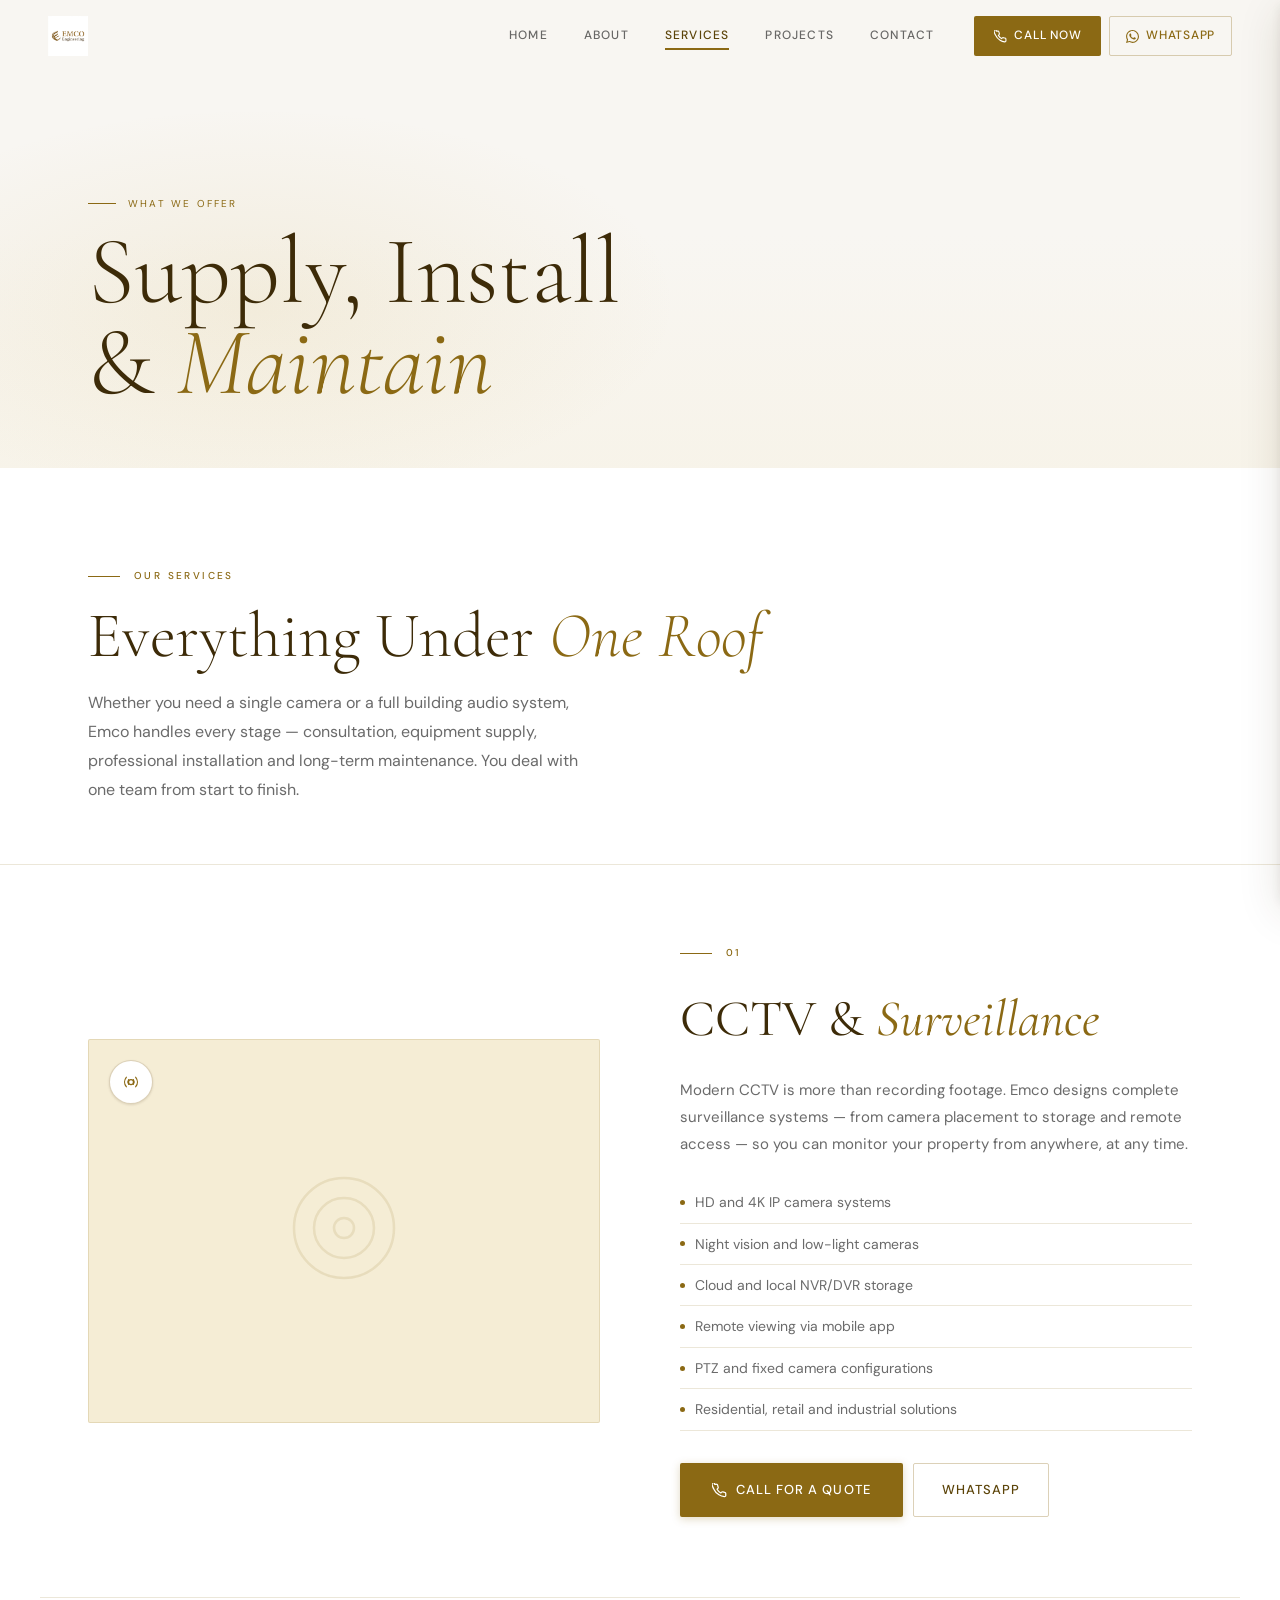
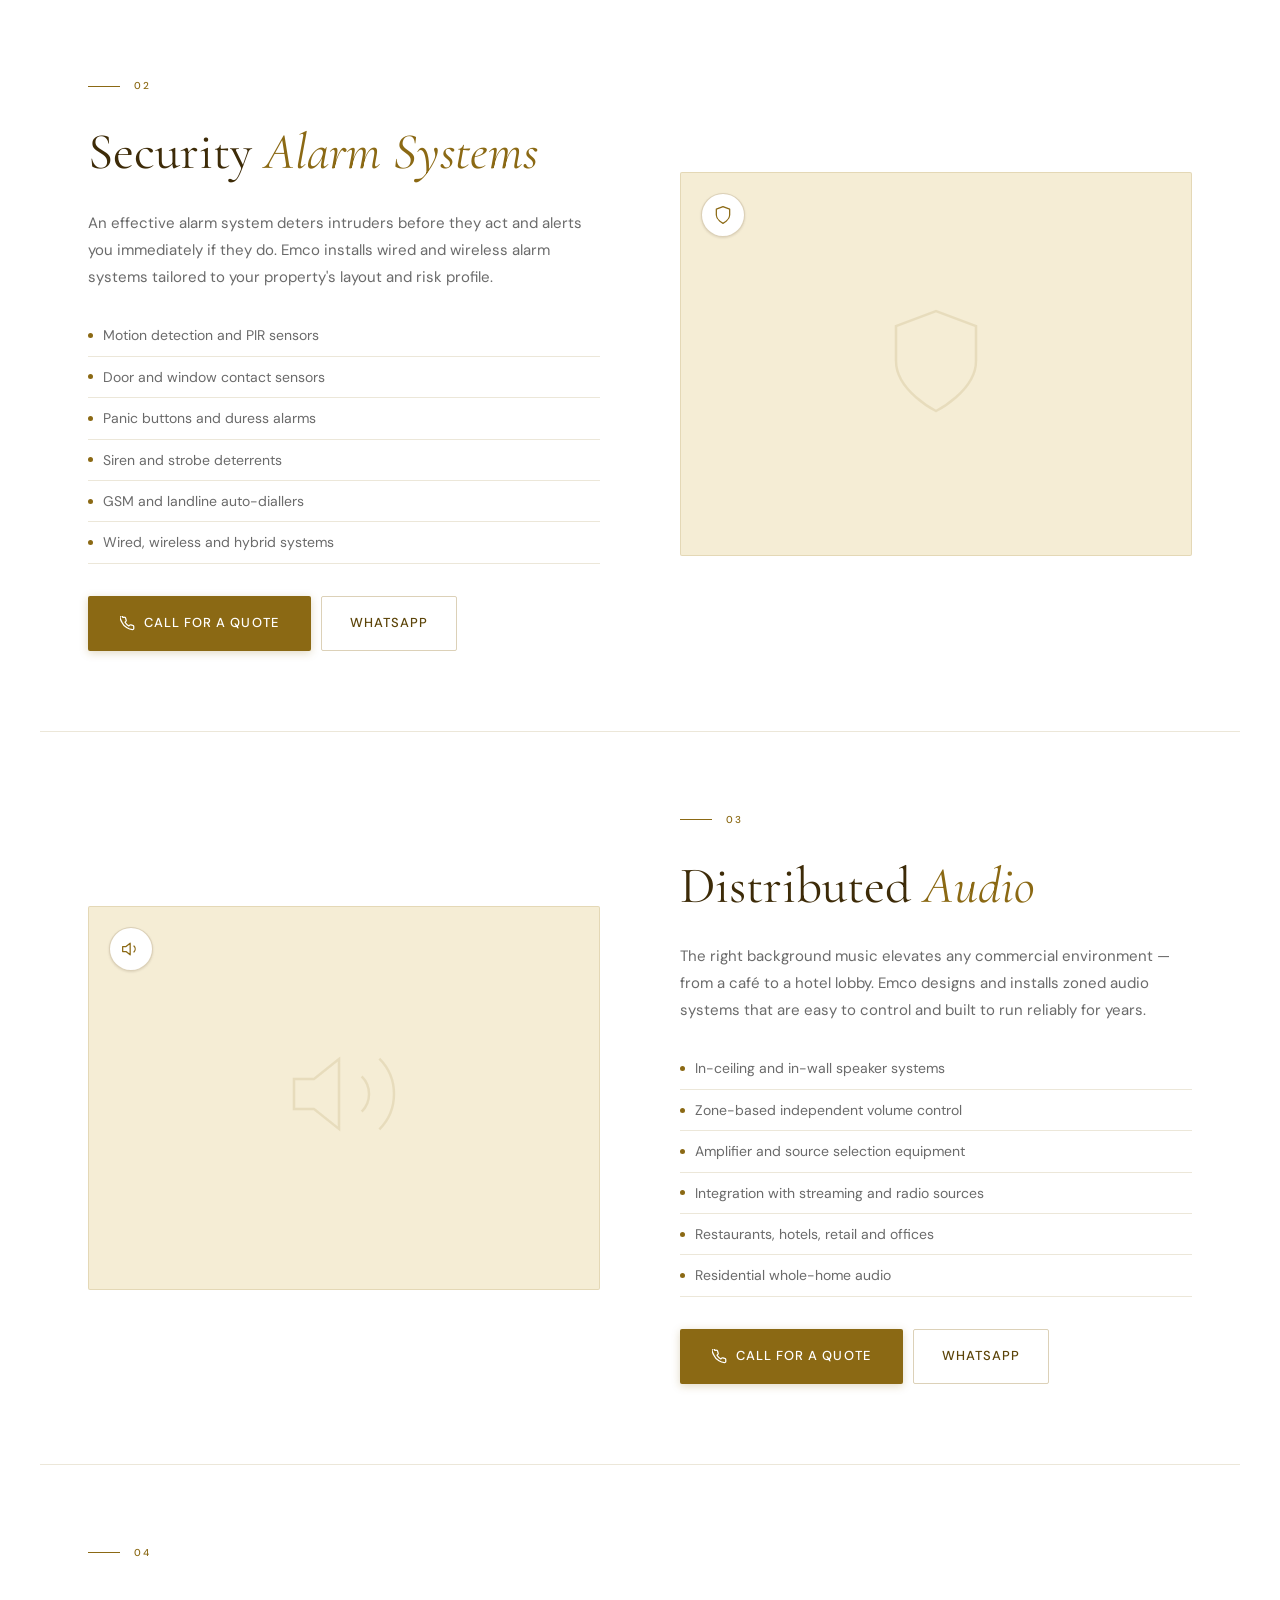
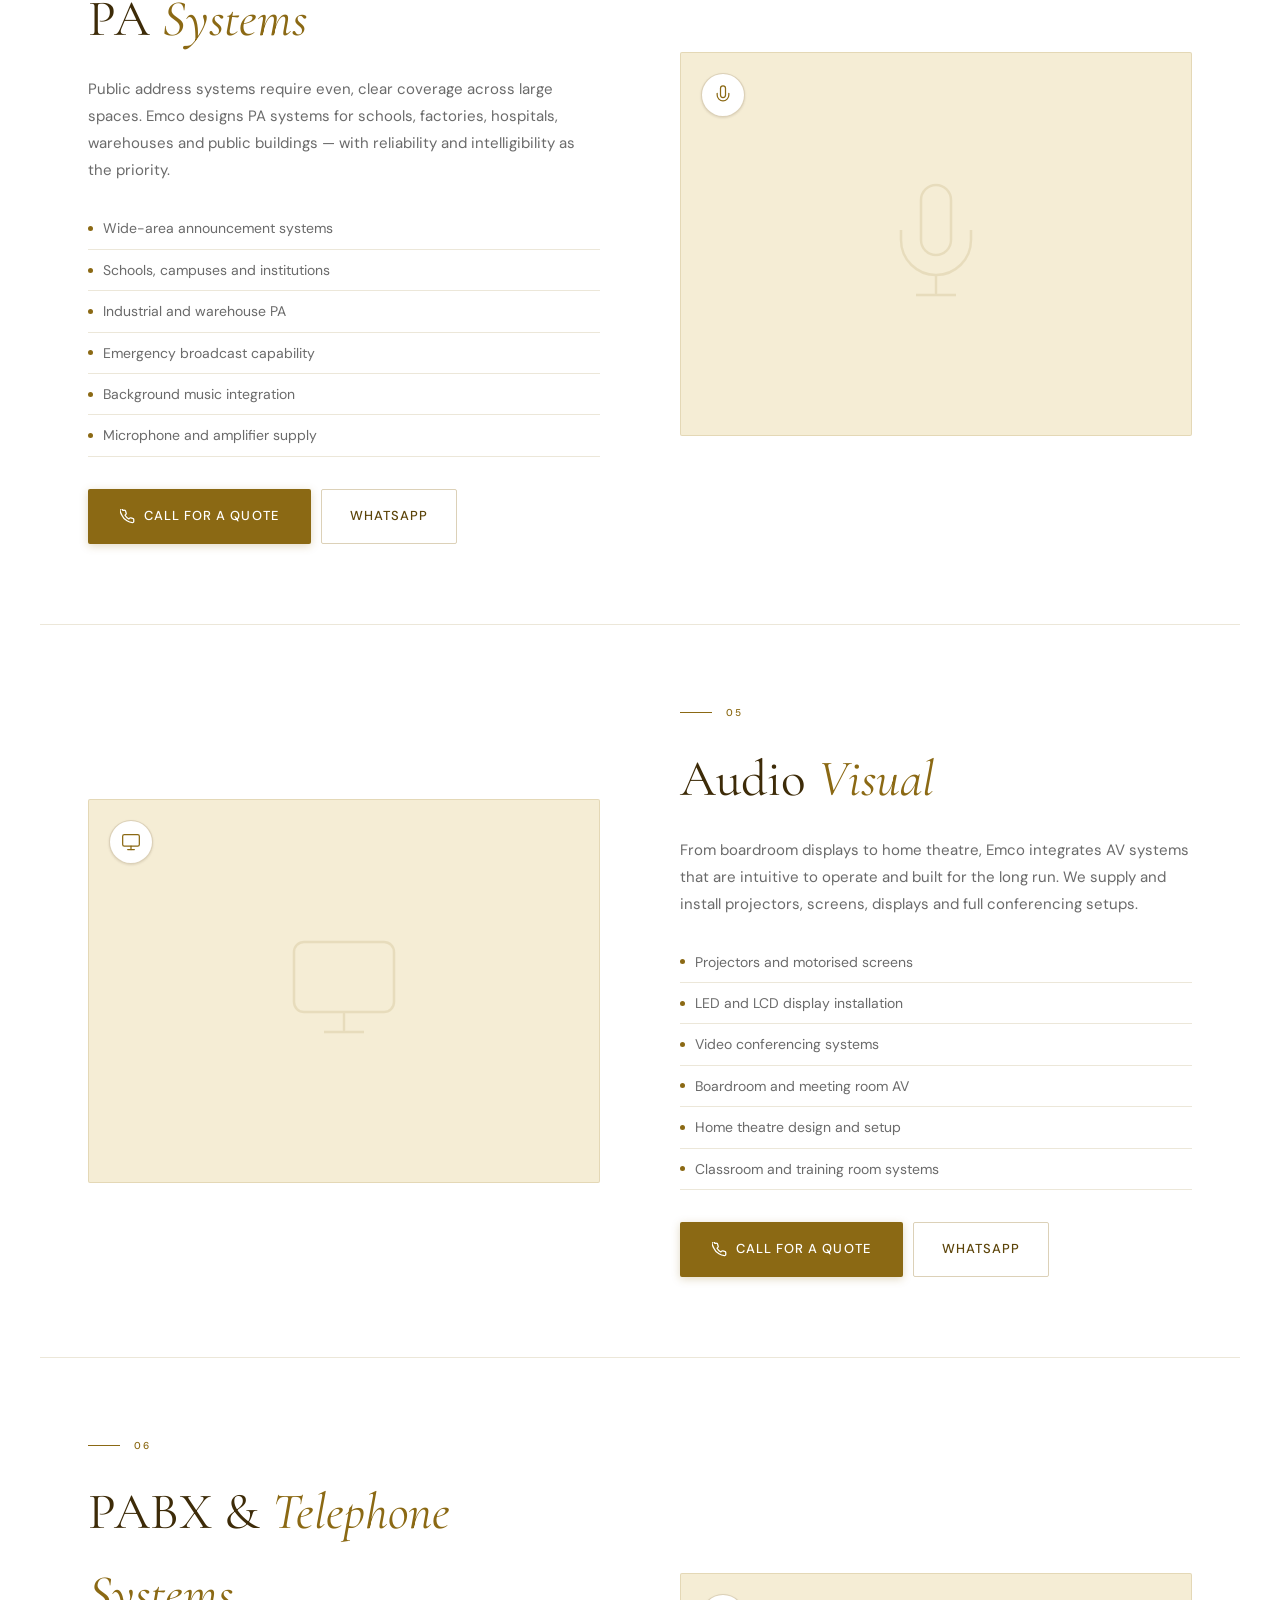
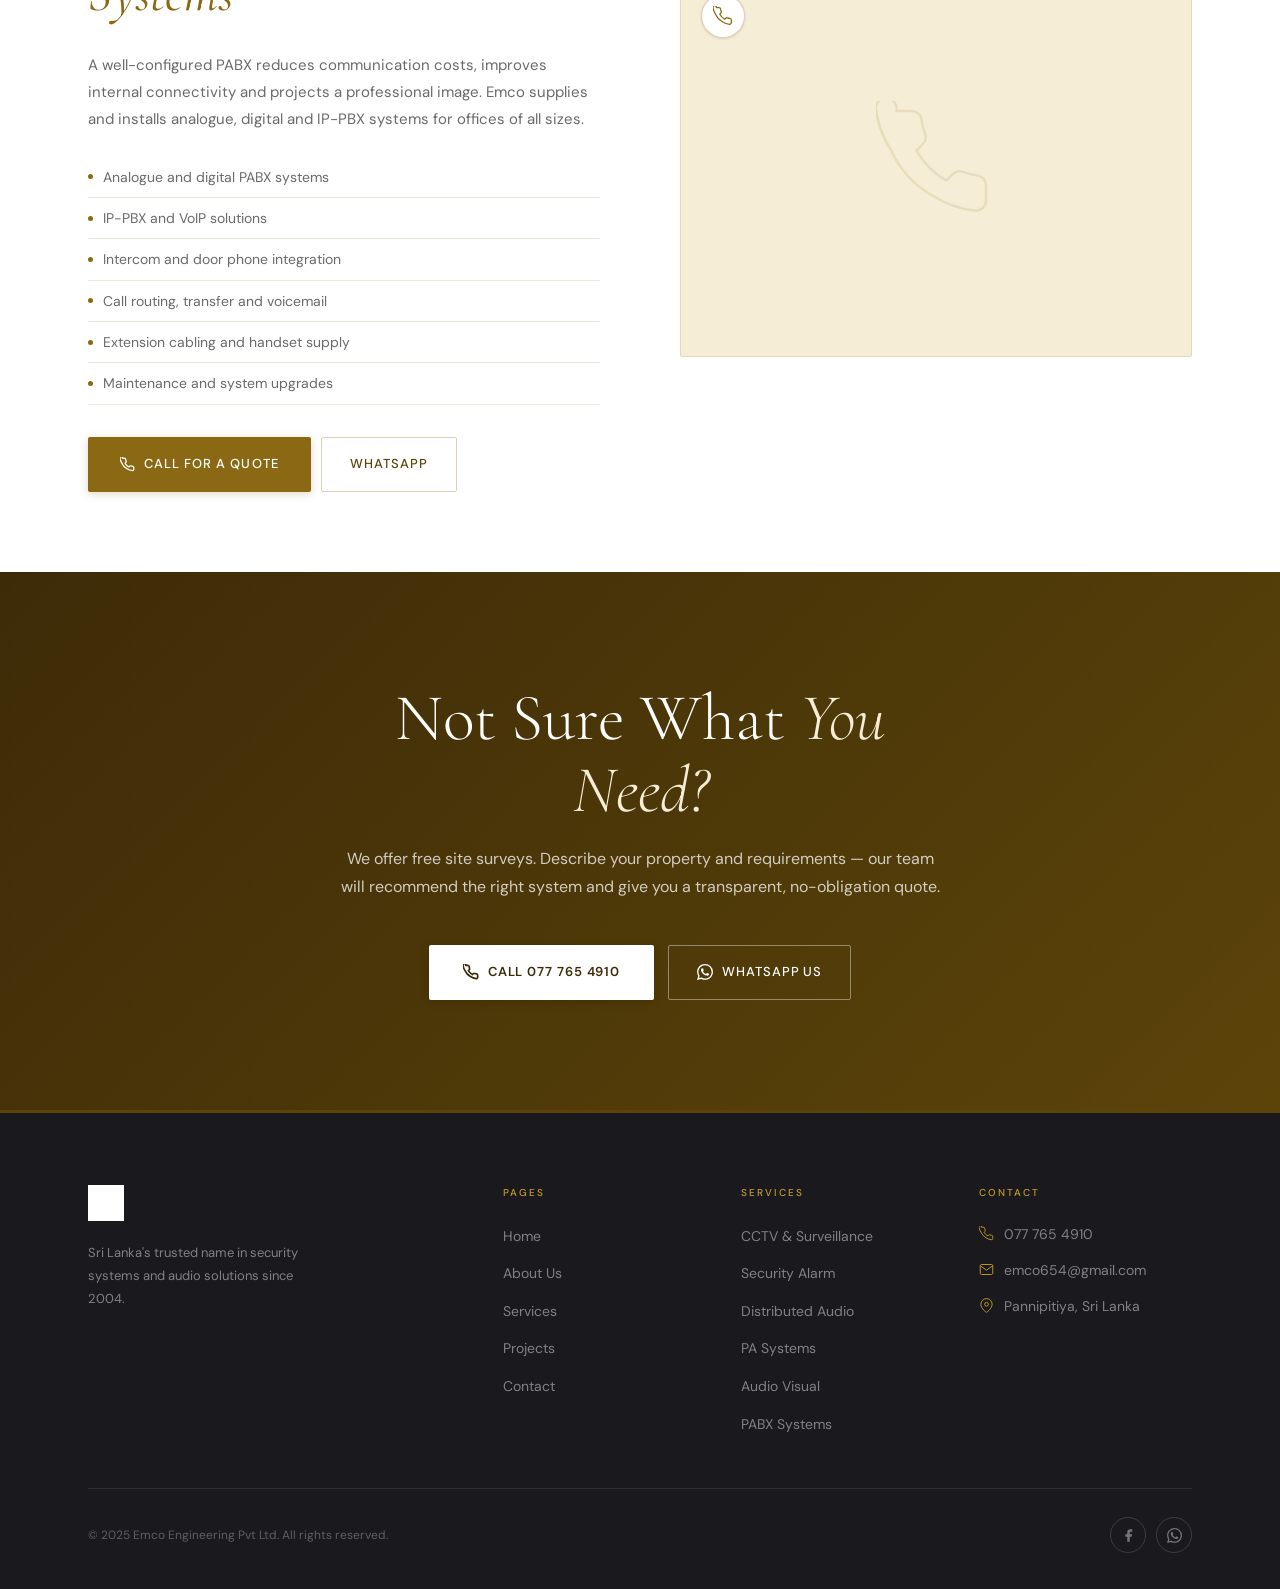
<file: services.html>
<!DOCTYPE html>
<html lang="en">
<head>
  <meta charset="UTF-8">
  <meta name="viewport" content="width=device-width, initial-scale=1.0">
  <title>Services — Emco Engineering</title>
  <meta name="description" content="CCTV, security alarm, distributed audio, PA systems, audio visual and PABX — supply and installation across Sri Lanka by Emco Engineering.">
  <link rel="stylesheet" href="style.css">
  <script src="https://cdnjs.cloudflare.com/ajax/libs/gsap/3.12.5/gsap.min.js" defer></script>
  <script src="script.js" defer></script>
</head>
<body>

<div id="page-overlay"></div>

<!-- NAVBAR -->
<nav class="navbar" id="navbar">
  <div class="nav-container">
    <a href="index.html" class="nav-logo nav-link-anim">
      <img src="assets/logo.png" alt="Emco Engineering" class="logo-img" onerror="this.closest('.nav-logo').classList.add('logo-fallback-active')">
      <div class="logo-text-fallback"><div class="logo-emco">EMCO</div><div class="logo-engineering">Engineering</div></div>
    </a>
    <div class="nav-links">
      <a href="index.html"    class="nav-link nav-link-anim">Home</a>
      <a href="about.html"   class="nav-link nav-link-anim">About</a>
      <a href="services.html" class="nav-link active nav-link-anim">Services</a>
      <a href="projects.html" class="nav-link nav-link-anim">Projects</a>
      <a href="contact.html"  class="nav-link nav-link-anim">Contact</a>
    </div>
    <div class="nav-cta-group">
      <a href="tel:+94777654910" class="btn-nav-call">
        <svg viewBox="0 0 24 24" width="13" height="13" fill="none" stroke="currentColor" stroke-width="2" stroke-linecap="round" stroke-linejoin="round"><path d="M22 16.92v3a2 2 0 01-2.18 2 19.79 19.79 0 01-8.63-3.07A19.5 19.5 0 013 9.82a19.79 19.79 0 01-3.07-8.63A2 2 0 014.11 2h3a2 2 0 012 1.72c.127.96.361 1.903.7 2.81a2 2 0 01-.45 2.11L8.09 9.91a16 16 0 006 6l1.27-1.27a2 2 0 012.11-.45c.907.339 1.85.573 2.81.7A2 2 0 0122 16.92z"/></svg>
        Call Now
      </a>
      <a href="https://wa.me/94777654910" class="btn-nav-wa" target="_blank" rel="noopener">
        <svg viewBox="0 0 24 24" width="13" height="13" fill="currentColor"><path d="M17.472 14.382c-.297-.149-1.758-.867-2.03-.967-.273-.099-.471-.148-.67.15-.197.297-.767.966-.94 1.164-.173.199-.347.223-.644.075-.297-.15-1.255-.463-2.39-1.475-.883-.788-1.48-1.761-1.653-2.059-.173-.297-.018-.458.13-.606.134-.133.298-.347.446-.52.149-.174.198-.298.298-.497.099-.198.05-.371-.025-.52-.075-.149-.669-1.612-.916-2.207-.242-.579-.487-.5-.669-.51-.173-.008-.371-.01-.57-.01-.198 0-.52.074-.792.372-.272.297-1.04 1.016-1.04 2.479 0 1.462 1.065 2.875 1.213 3.074.149.198 2.096 3.2 5.077 4.487.709.306 1.262.489 1.694.625.712.227 1.36.195 1.871.118.571-.085 1.758-.719 2.006-1.413.248-.694.248-1.289.173-1.413-.074-.124-.272-.198-.57-.347m-5.421 7.403h-.004a9.87 9.87 0 01-5.031-1.378l-.361-.214-3.741.982.998-3.648-.235-.374a9.86 9.86 0 01-1.51-5.26c.001-5.45 4.436-9.884 9.888-9.884 2.64 0 5.122 1.03 6.988 2.898a9.825 9.825 0 012.893 6.994c-.003 5.45-4.437 9.884-9.885 9.884m8.413-18.297A11.815 11.815 0 0012.05 0C5.495 0 .16 5.335.157 11.892c0 2.096.547 4.142 1.588 5.945L.057 24l6.305-1.654a11.882 11.882 0 005.683 1.448h.005c6.554 0 11.89-5.335 11.893-11.893a11.821 11.821 0 00-3.48-8.413Z"/></svg>
        WhatsApp
      </a>
    </div>
    <button class="hamburger" id="hamburger" aria-label="Open menu"><span></span><span></span><span></span></button>
  </div>
</nav>

<div class="mobile-scrim" id="mobileScrim"></div>
<div class="mobile-menu" id="mobileMenu">
  <a href="index.html"    class="mobile-link nav-link-anim">Home</a>
  <a href="about.html"   class="mobile-link nav-link-anim">About</a>
  <a href="services.html" class="mobile-link nav-link-anim">Services</a>
  <a href="projects.html" class="mobile-link nav-link-anim">Projects</a>
  <a href="contact.html"  class="mobile-link nav-link-anim">Contact</a>
  <div class="mobile-cta">
    <a href="tel:+94777654910" class="mobile-call">📞 Call 077 765 4910</a>
    <a href="https://wa.me/94777654910" class="mobile-wa" target="_blank">💬 WhatsApp Us</a>
  </div>
</div>

<!-- PAGE HERO -->
<section class="page-hero">
  <div class="ph-content">
    <div class="ph-label">What We Offer</div>
    <h1>Supply, Install<br>&amp; <em>Maintain</em></h1>
  </div>
</section>

<!-- INTRO -->
<section class="svcs-page" style="border-bottom: 1px solid var(--border);">
  <div class="section-inner" style="padding-bottom: 60px;">
    <div style="max-width:700px;">
      <div class="section-eyebrow reveal">Our Services</div>
      <h2 class="section-heading reveal d1">Everything Under <em>One Roof</em></h2>
      <p class="section-body reveal d2">Whether you need a single camera or a full building audio system, Emco handles every stage — consultation, equipment supply, professional installation and long-term maintenance. You deal with one team from start to finish.</p>
    </div>
  </div>
</section>

<div class="svcs-page">

  <!-- 1. CCTV -->
  <div class="svc-block reveal">
    <div class="svc-visual">
      <div class="svc-visual-icon">
        <svg viewBox="0 0 24 24"><circle cx="12" cy="12" r="10"/><circle cx="12" cy="12" r="6"/><circle cx="12" cy="12" r="2"/></svg>
      </div>
      <div class="svc-visual-badge">
        <svg viewBox="0 0 24 24" width="20" height="20" fill="none" stroke="currentColor" stroke-width="1.5" stroke-linecap="round" stroke-linejoin="round"><circle cx="12" cy="12" r="3"/><path d="M14.83 9.17a5 5 0 010 5.66M17.66 6.34a9 9 0 010 11.32M6.34 6.34a9 9 0 000 11.32M9.17 9.17a5 5 0 000 5.66"/></svg>
      </div>
    </div>
    <div class="svc-content">
      <div class="section-eyebrow">01</div>
      <h2>CCTV &amp; <em>Surveillance</em></h2>
      <p>Modern CCTV is more than recording footage. Emco designs complete surveillance systems — from camera placement to storage and remote access — so you can monitor your property from anywhere, at any time.</p>
      <ul class="svc-features">
        <li>HD and 4K IP camera systems</li>
        <li>Night vision and low-light cameras</li>
        <li>Cloud and local NVR/DVR storage</li>
        <li>Remote viewing via mobile app</li>
        <li>PTZ and fixed camera configurations</li>
        <li>Residential, retail and industrial solutions</li>
      </ul>
      <div class="svc-cta">
        <a href="tel:+94777654910" class="btn-primary">
          <svg viewBox="0 0 24 24" width="15" height="15" fill="none" stroke="currentColor" stroke-width="2" stroke-linecap="round" stroke-linejoin="round"><path d="M22 16.92v3a2 2 0 01-2.18 2 19.79 19.79 0 01-8.63-3.07A19.5 19.5 0 013 9.82a19.79 19.79 0 01-3.07-8.63A2 2 0 014.11 2h3a2 2 0 012 1.72c.127.96.361 1.903.7 2.81a2 2 0 01-.45 2.11L8.09 9.91a16 16 0 006 6l1.27-1.27a2 2 0 012.11-.45c.907.339 1.85.573 2.81.7A2 2 0 0122 16.92z"/></svg>
          <span>Call for a Quote</span>
        </a>
        <a href="https://wa.me/94777654910?text=Hi, I'm interested in CCTV installation." class="btn-outline" target="_blank">WhatsApp</a>
      </div>
    </div>
  </div>

  <!-- 2. Security Alarm -->
  <div class="svc-block flip reveal">
    <div class="svc-visual">
      <div class="svc-visual-icon">
        <svg viewBox="0 0 24 24"><path d="M12 22s8-4 8-10V5l-8-3-8 3v7c0 6 8 10 8 10z"/></svg>
      </div>
      <div class="svc-visual-badge">
        <svg viewBox="0 0 24 24" width="20" height="20" fill="none" stroke="currentColor" stroke-width="1.5" stroke-linecap="round" stroke-linejoin="round"><path d="M12 22s8-4 8-10V5l-8-3-8 3v7c0 6 8 10 8 10z"/></svg>
      </div>
    </div>
    <div class="svc-content">
      <div class="section-eyebrow">02</div>
      <h2>Security <em>Alarm Systems</em></h2>
      <p>An effective alarm system deters intruders before they act and alerts you immediately if they do. Emco installs wired and wireless alarm systems tailored to your property's layout and risk profile.</p>
      <ul class="svc-features">
        <li>Motion detection and PIR sensors</li>
        <li>Door and window contact sensors</li>
        <li>Panic buttons and duress alarms</li>
        <li>Siren and strobe deterrents</li>
        <li>GSM and landline auto-diallers</li>
        <li>Wired, wireless and hybrid systems</li>
      </ul>
      <div class="svc-cta">
        <a href="tel:+94777654910" class="btn-primary"><svg viewBox="0 0 24 24" width="15" height="15" fill="none" stroke="currentColor" stroke-width="2" stroke-linecap="round" stroke-linejoin="round"><path d="M22 16.92v3a2 2 0 01-2.18 2 19.79 19.79 0 01-8.63-3.07A19.5 19.5 0 013 9.82a19.79 19.79 0 01-3.07-8.63A2 2 0 014.11 2h3a2 2 0 012 1.72c.127.96.361 1.903.7 2.81a2 2 0 01-.45 2.11L8.09 9.91a16 16 0 006 6l1.27-1.27a2 2 0 012.11-.45c.907.339 1.85.573 2.81.7A2 2 0 0122 16.92z"/></svg><span>Call for a Quote</span></a>
        <a href="https://wa.me/94777654910?text=Hi, I'm interested in a security alarm system." class="btn-outline" target="_blank">WhatsApp</a>
      </div>
    </div>
  </div>

  <!-- 3. Distributed Audio -->
  <div class="svc-block reveal">
    <div class="svc-visual">
      <div class="svc-visual-icon">
        <svg viewBox="0 0 24 24"><polygon points="11 5 6 9 2 9 2 15 6 15 11 19 11 5"/><path d="M15.54 8.46a5 5 0 010 7.07"/><path d="M19.07 4.93a10 10 0 010 14.14"/></svg>
      </div>
      <div class="svc-visual-badge">
        <svg viewBox="0 0 24 24" width="20" height="20" fill="none" stroke="currentColor" stroke-width="1.5" stroke-linecap="round" stroke-linejoin="round"><polygon points="11 5 6 9 2 9 2 15 6 15 11 19 11 5"/><path d="M15.54 8.46a5 5 0 010 7.07"/></svg>
      </div>
    </div>
    <div class="svc-content">
      <div class="section-eyebrow">03</div>
      <h2>Distributed <em>Audio</em></h2>
      <p>The right background music elevates any commercial environment — from a café to a hotel lobby. Emco designs and installs zoned audio systems that are easy to control and built to run reliably for years.</p>
      <ul class="svc-features">
        <li>In-ceiling and in-wall speaker systems</li>
        <li>Zone-based independent volume control</li>
        <li>Amplifier and source selection equipment</li>
        <li>Integration with streaming and radio sources</li>
        <li>Restaurants, hotels, retail and offices</li>
        <li>Residential whole-home audio</li>
      </ul>
      <div class="svc-cta">
        <a href="tel:+94777654910" class="btn-primary"><svg viewBox="0 0 24 24" width="15" height="15" fill="none" stroke="currentColor" stroke-width="2" stroke-linecap="round" stroke-linejoin="round"><path d="M22 16.92v3a2 2 0 01-2.18 2 19.79 19.79 0 01-8.63-3.07A19.5 19.5 0 013 9.82a19.79 19.79 0 01-3.07-8.63A2 2 0 014.11 2h3a2 2 0 012 1.72c.127.96.361 1.903.7 2.81a2 2 0 01-.45 2.11L8.09 9.91a16 16 0 006 6l1.27-1.27a2 2 0 012.11-.45c.907.339 1.85.573 2.81.7A2 2 0 0122 16.92z"/></svg><span>Call for a Quote</span></a>
        <a href="https://wa.me/94777654910?text=Hi, I'm interested in a distributed audio system." class="btn-outline" target="_blank">WhatsApp</a>
      </div>
    </div>
  </div>

  <!-- 4. PA Systems -->
  <div class="svc-block flip reveal">
    <div class="svc-visual">
      <div class="svc-visual-icon">
        <svg viewBox="0 0 24 24"><path d="M12 1a3 3 0 00-3 3v8a3 3 0 006 0V4a3 3 0 00-3-3z"/><path d="M19 10v2a7 7 0 01-14 0v-2"/><line x1="12" y1="19" x2="12" y2="23"/><line x1="8" y1="23" x2="16" y2="23"/></svg>
      </div>
      <div class="svc-visual-badge">
        <svg viewBox="0 0 24 24" width="20" height="20" fill="none" stroke="currentColor" stroke-width="1.5" stroke-linecap="round" stroke-linejoin="round"><path d="M12 1a3 3 0 00-3 3v8a3 3 0 006 0V4a3 3 0 00-3-3z"/><path d="M19 10v2a7 7 0 01-14 0v-2"/></svg>
      </div>
    </div>
    <div class="svc-content">
      <div class="section-eyebrow">04</div>
      <h2>PA <em>Systems</em></h2>
      <p>Public address systems require even, clear coverage across large spaces. Emco designs PA systems for schools, factories, hospitals, warehouses and public buildings — with reliability and intelligibility as the priority.</p>
      <ul class="svc-features">
        <li>Wide-area announcement systems</li>
        <li>Schools, campuses and institutions</li>
        <li>Industrial and warehouse PA</li>
        <li>Emergency broadcast capability</li>
        <li>Background music integration</li>
        <li>Microphone and amplifier supply</li>
      </ul>
      <div class="svc-cta">
        <a href="tel:+94777654910" class="btn-primary"><svg viewBox="0 0 24 24" width="15" height="15" fill="none" stroke="currentColor" stroke-width="2" stroke-linecap="round" stroke-linejoin="round"><path d="M22 16.92v3a2 2 0 01-2.18 2 19.79 19.79 0 01-8.63-3.07A19.5 19.5 0 013 9.82a19.79 19.79 0 01-3.07-8.63A2 2 0 014.11 2h3a2 2 0 012 1.72c.127.96.361 1.903.7 2.81a2 2 0 01-.45 2.11L8.09 9.91a16 16 0 006 6l1.27-1.27a2 2 0 012.11-.45c.907.339 1.85.573 2.81.7A2 2 0 0122 16.92z"/></svg><span>Call for a Quote</span></a>
        <a href="https://wa.me/94777654910?text=Hi, I'm interested in a PA system." class="btn-outline" target="_blank">WhatsApp</a>
      </div>
    </div>
  </div>

  <!-- 5. Audio Visual -->
  <div class="svc-block reveal">
    <div class="svc-visual">
      <div class="svc-visual-icon">
        <svg viewBox="0 0 24 24"><rect x="2" y="3" width="20" height="14" rx="2"/><line x1="8" y1="21" x2="16" y2="21"/><line x1="12" y1="17" x2="12" y2="21"/></svg>
      </div>
      <div class="svc-visual-badge">
        <svg viewBox="0 0 24 24" width="20" height="20" fill="none" stroke="currentColor" stroke-width="1.5" stroke-linecap="round" stroke-linejoin="round"><rect x="2" y="3" width="20" height="14" rx="2"/><line x1="8" y1="21" x2="16" y2="21"/><line x1="12" y1="17" x2="12" y2="21"/></svg>
      </div>
    </div>
    <div class="svc-content">
      <div class="section-eyebrow">05</div>
      <h2>Audio <em>Visual</em></h2>
      <p>From boardroom displays to home theatre, Emco integrates AV systems that are intuitive to operate and built for the long run. We supply and install projectors, screens, displays and full conferencing setups.</p>
      <ul class="svc-features">
        <li>Projectors and motorised screens</li>
        <li>LED and LCD display installation</li>
        <li>Video conferencing systems</li>
        <li>Boardroom and meeting room AV</li>
        <li>Home theatre design and setup</li>
        <li>Classroom and training room systems</li>
      </ul>
      <div class="svc-cta">
        <a href="tel:+94777654910" class="btn-primary"><svg viewBox="0 0 24 24" width="15" height="15" fill="none" stroke="currentColor" stroke-width="2" stroke-linecap="round" stroke-linejoin="round"><path d="M22 16.92v3a2 2 0 01-2.18 2 19.79 19.79 0 01-8.63-3.07A19.5 19.5 0 013 9.82a19.79 19.79 0 01-3.07-8.63A2 2 0 014.11 2h3a2 2 0 012 1.72c.127.96.361 1.903.7 2.81a2 2 0 01-.45 2.11L8.09 9.91a16 16 0 006 6l1.27-1.27a2 2 0 012.11-.45c.907.339 1.85.573 2.81.7A2 2 0 0122 16.92z"/></svg><span>Call for a Quote</span></a>
        <a href="https://wa.me/94777654910?text=Hi, I'm interested in an AV system." class="btn-outline" target="_blank">WhatsApp</a>
      </div>
    </div>
  </div>

  <!-- 6. PABX -->
  <div class="svc-block flip reveal">
    <div class="svc-visual">
      <div class="svc-visual-icon">
        <svg viewBox="0 0 24 24"><path d="M22 16.92v3a2 2 0 01-2.18 2 19.79 19.79 0 01-8.63-3.07A19.5 19.5 0 013 9.82a19.79 19.79 0 01-3.07-8.63A2 2 0 014.11 2h3a2 2 0 012 1.72c.127.96.361 1.903.7 2.81a2 2 0 01-.45 2.11L8.09 9.91a16 16 0 006 6l1.27-1.27a2 2 0 012.11-.45c.907.339 1.85.573 2.81.7A2 2 0 0122 16.92z"/></svg>
      </div>
      <div class="svc-visual-badge">
        <svg viewBox="0 0 24 24" width="20" height="20" fill="none" stroke="currentColor" stroke-width="1.5" stroke-linecap="round" stroke-linejoin="round"><path d="M22 16.92v3a2 2 0 01-2.18 2 19.79 19.79 0 01-8.63-3.07A19.5 19.5 0 013 9.82a19.79 19.79 0 01-3.07-8.63A2 2 0 014.11 2h3a2 2 0 012 1.72c.127.96.361 1.903.7 2.81a2 2 0 01-.45 2.11L8.09 9.91a16 16 0 006 6l1.27-1.27a2 2 0 012.11-.45c.907.339 1.85.573 2.81.7A2 2 0 0122 16.92z"/></svg>
      </div>
    </div>
    <div class="svc-content">
      <div class="section-eyebrow">06</div>
      <h2>PABX &amp; <em>Telephone Systems</em></h2>
      <p>A well-configured PABX reduces communication costs, improves internal connectivity and projects a professional image. Emco supplies and installs analogue, digital and IP-PBX systems for offices of all sizes.</p>
      <ul class="svc-features">
        <li>Analogue and digital PABX systems</li>
        <li>IP-PBX and VoIP solutions</li>
        <li>Intercom and door phone integration</li>
        <li>Call routing, transfer and voicemail</li>
        <li>Extension cabling and handset supply</li>
        <li>Maintenance and system upgrades</li>
      </ul>
      <div class="svc-cta">
        <a href="tel:+94777654910" class="btn-primary"><svg viewBox="0 0 24 24" width="15" height="15" fill="none" stroke="currentColor" stroke-width="2" stroke-linecap="round" stroke-linejoin="round"><path d="M22 16.92v3a2 2 0 01-2.18 2 19.79 19.79 0 01-8.63-3.07A19.5 19.5 0 013 9.82a19.79 19.79 0 01-3.07-8.63A2 2 0 014.11 2h3a2 2 0 012 1.72c.127.96.361 1.903.7 2.81a2 2 0 01-.45 2.11L8.09 9.91a16 16 0 006 6l1.27-1.27a2 2 0 012.11-.45c.907.339 1.85.573 2.81.7A2 2 0 0122 16.92z"/></svg><span>Call for a Quote</span></a>
        <a href="https://wa.me/94777654910?text=Hi, I'm interested in a PABX system." class="btn-outline" target="_blank">WhatsApp</a>
      </div>
    </div>
  </div>

</div>

<!-- CTA -->
<section class="cta-section">
  <div class="cta-pattern"></div>
  <div class="cta-inner">
    <h2 class="reveal">Not Sure What <em>You Need?</em></h2>
    <p class="reveal d1">We offer free site surveys. Describe your property and requirements — our team will recommend the right system and give you a transparent, no-obligation quote.</p>
    <div class="cta-btns reveal d2">
      <a href="tel:+94777654910" class="btn-white">
        <svg viewBox="0 0 24 24" width="16" height="16" fill="none" stroke="currentColor" stroke-width="2.5" stroke-linecap="round" stroke-linejoin="round"><path d="M22 16.92v3a2 2 0 01-2.18 2 19.79 19.79 0 01-8.63-3.07A19.5 19.5 0 013 9.82a19.79 19.79 0 01-3.07-8.63A2 2 0 014.11 2h3a2 2 0 012 1.72c.127.96.361 1.903.7 2.81a2 2 0 01-.45 2.11L8.09 9.91a16 16 0 006 6l1.27-1.27a2 2 0 012.11-.45c.907.339 1.85.573 2.81.7A2 2 0 0122 16.92z"/></svg>
        Call 077 765 4910
      </a>
      <a href="https://wa.me/94777654910" class="btn-outline-white" target="_blank" rel="noopener">
        <svg viewBox="0 0 24 24" width="16" height="16" fill="currentColor"><path d="M17.472 14.382c-.297-.149-1.758-.867-2.03-.967-.273-.099-.471-.148-.67.15-.197.297-.767.966-.94 1.164-.173.199-.347.223-.644.075-.297-.15-1.255-.463-2.39-1.475-.883-.788-1.48-1.761-1.653-2.059-.173-.297-.018-.458.13-.606.134-.133.298-.347.446-.52.149-.174.198-.298.298-.497.099-.198.05-.371-.025-.52-.075-.149-.669-1.612-.916-2.207-.242-.579-.487-.5-.669-.51-.173-.008-.371-.01-.57-.01-.198 0-.52.074-.792.372-.272.297-1.04 1.016-1.04 2.479 0 1.462 1.065 2.875 1.213 3.074.149.198 2.096 3.2 5.077 4.487.709.306 1.262.489 1.694.625.712.227 1.36.195 1.871.118.571-.085 1.758-.719 2.006-1.413.248-.694.248-1.289.173-1.413-.074-.124-.272-.198-.57-.347m-5.421 7.403h-.004a9.87 9.87 0 01-5.031-1.378l-.361-.214-3.741.982.998-3.648-.235-.374a9.86 9.86 0 01-1.51-5.26c.001-5.45 4.436-9.884 9.888-9.884 2.64 0 5.122 1.03 6.988 2.898a9.825 9.825 0 012.893 6.994c-.003 5.45-4.437 9.884-9.885 9.884m8.413-18.297A11.815 11.815 0 0012.05 0C5.495 0 .16 5.335.157 11.892c0 2.096.547 4.142 1.588 5.945L.057 24l6.305-1.654a11.882 11.882 0 005.683 1.448h.005c6.554 0 11.89-5.335 11.893-11.893a11.821 11.821 0 00-3.48-8.413Z"/></svg>
        WhatsApp Us
      </a>
    </div>
  </div>
</section>

<!-- FOOTER -->
<footer class="footer">
  <div class="footer-inner">
    <div class="footer-top">
      <div>
        <div class="footer-logo">
          <img src="assets/logo.png" alt="Emco Engineering" onerror="this.style.display='none';this.nextElementSibling.style.display='block'">
          <div style="display:none"><div class="logo-emco">EMCO</div><div class="logo-engineering">Engineering</div></div>
        </div>
        <p class="footer-tagline">Sri Lanka's trusted name in security systems and audio solutions since 2004.</p>
      </div>
      <div class="footer-col">
        <h4>Pages</h4>
        <ul>
          <li><a href="index.html" class="nav-link-anim">Home</a></li>
          <li><a href="about.html" class="nav-link-anim">About Us</a></li>
          <li><a href="services.html" class="nav-link-anim">Services</a></li>
          <li><a href="projects.html" class="nav-link-anim">Projects</a></li>
          <li><a href="contact.html" class="nav-link-anim">Contact</a></li>
        </ul>
      </div>
      <div class="footer-col">
        <h4>Services</h4>
        <ul>
          <li><a href="#">CCTV &amp; Surveillance</a></li>
          <li><a href="#">Security Alarm</a></li>
          <li><a href="#">Distributed Audio</a></li>
          <li><a href="#">PA Systems</a></li>
          <li><a href="#">Audio Visual</a></li>
          <li><a href="#">PABX Systems</a></li>
        </ul>
      </div>
      <div class="footer-col">
        <h4>Contact</h4>
        <div class="fc-item"><svg viewBox="0 0 24 24"><path d="M22 16.92v3a2 2 0 01-2.18 2 19.79 19.79 0 01-8.63-3.07A19.5 19.5 0 013 9.82a19.79 19.79 0 01-3.07-8.63A2 2 0 014.11 2h3a2 2 0 012 1.72c.127.96.361 1.903.7 2.81a2 2 0 01-.45 2.11L8.09 9.91a16 16 0 006 6l1.27-1.27a2 2 0 012.11-.45c.907.339 1.85.573 2.81.7A2 2 0 0122 16.92z"/></svg><a href="tel:+94777654910">077 765 4910</a></div>
        <div class="fc-item"><svg viewBox="0 0 24 24"><path d="M4 4h16c1.1 0 2 .9 2 2v12c0 1.1-.9 2-2 2H4c-1.1 0-2-.9-2-2V6c0-1.1.9-2 2-2z"/><polyline points="22,6 12,13 2,6"/></svg><a href="mailto:emco654@gmail.com">emco654@gmail.com</a></div>
        <div class="fc-item"><svg viewBox="0 0 24 24"><path d="M21 10c0 7-9 13-9 13s-9-6-9-13a9 9 0 0118 0z"/><circle cx="12" cy="10" r="3"/></svg><span>Pannipitiya, Sri Lanka</span></div>
      </div>
    </div>
    <div class="footer-bottom">
      <p class="footer-copy">&copy; 2025 Emco Engineering Pvt Ltd. All rights reserved.</p>
      <div class="footer-social">
        <a href="https://web.facebook.com/EmcoEngineeringPvtLtd" class="soc-btn" target="_blank" rel="noopener" aria-label="Facebook"><svg viewBox="0 0 24 24"><path d="M18 2h-3a5 5 0 00-5 5v3H7v4h3v8h4v-8h3l1-4h-4V7a1 1 0 011-1h3z"/></svg></a>
        <a href="https://wa.me/94777654910" class="soc-btn" target="_blank" rel="noopener" aria-label="WhatsApp"><svg viewBox="0 0 24 24"><path d="M17.472 14.382c-.297-.149-1.758-.867-2.03-.967-.273-.099-.471-.148-.67.15-.197.297-.767.966-.94 1.164-.173.199-.347.223-.644.075-.297-.15-1.255-.463-2.39-1.475-.883-.788-1.48-1.761-1.653-2.059-.173-.297-.018-.458.13-.606.134-.133.298-.347.446-.52.149-.174.198-.298.298-.497.099-.198.05-.371-.025-.52-.075-.149-.669-1.612-.916-2.207-.242-.579-.487-.5-.669-.51-.173-.008-.371-.01-.57-.01-.198 0-.52.074-.792.372-.272.297-1.04 1.016-1.04 2.479 0 1.462 1.065 2.875 1.213 3.074.149.198 2.096 3.2 5.077 4.487.709.306 1.262.489 1.694.625.712.227 1.36.195 1.871.118.571-.085 1.758-.719 2.006-1.413.248-.694.248-1.289.173-1.413-.074-.124-.272-.198-.57-.347m-5.421 7.403h-.004a9.87 9.87 0 01-5.031-1.378l-.361-.214-3.741.982.998-3.648-.235-.374a9.86 9.86 0 01-1.51-5.26c.001-5.45 4.436-9.884 9.888-9.884 2.64 0 5.122 1.03 6.988 2.898a9.825 9.825 0 012.893 6.994c-.003 5.45-4.437 9.884-9.885 9.884m8.413-18.297A11.815 11.815 0 0012.05 0C5.495 0 .16 5.335.157 11.892c0 2.096.547 4.142 1.588 5.945L.057 24l6.305-1.654a11.882 11.882 0 005.683 1.448h.005c6.554 0 11.89-5.335 11.893-11.893a11.821 11.821 0 00-3.48-8.413Z"/></svg></a>
      </div>
    </div>
  </div>
</footer>

</body>
</html>
</file>
<file: style.css>
/* ================================================================
   EMCO ENGINEERING — GLOBAL STYLESHEET
   Light Premium · Gold Accent · Cormorant Garamond + DM Sans
   ================================================================ */

@import url('https://fonts.googleapis.com/css2?family=Cormorant+Garamond:ital,wght@0,300;0,400;0,500;0,600;1,300;1,400;1,500&family=DM+Sans:opsz,wght@9..40,300;9..40,400;9..40,500;9..40,600&display=swap');

/* ── VARIABLES ─────────────────────────────────────────────── */
:root {
  --bg:          #FFFFFF;
  --bg-soft:     #F8F6F2;
  --bg-warm:     #F5EDD5;
  --bg-card:     #FDFAF6;
  --gold:        #8B6914;
  --gold-light:  #C49A2A;
  --gold-pale:   #F5EDD5;
  --gold-dark:   #5C4409;
  --brown:       #3D2B08;
  --charcoal:    #1A1A1A;
  --text:        #1A1A1A;
  --text-2:      rgba(26,26,26,0.65);
  --text-3:      rgba(26,26,26,0.42);
  --border:      rgba(139,105,20,0.16);
  --border-2:    rgba(139,105,20,0.30);
  --border-3:    rgba(139,105,20,0.50);
  --shadow-sm:   0 1px 3px rgba(61,43,8,0.08), 0 1px 2px rgba(61,43,8,0.06);
  --shadow-md:   0 4px 16px rgba(61,43,8,0.10), 0 2px 6px rgba(61,43,8,0.07);
  --shadow-lg:   0 12px 40px rgba(61,43,8,0.13), 0 4px 12px rgba(61,43,8,0.08);
  --ff-display:  'Cormorant Garamond', serif;
  --ff-body:     'DM Sans', sans-serif;
  --max-w:       1200px;
  --ease-expo:   cubic-bezier(0.16, 1, 0.3, 1);
}

/* ── RESET ──────────────────────────────────────────────────── */
*, *::before, *::after { box-sizing: border-box; margin: 0; padding: 0; }
html { scroll-behavior: smooth; }
body {
  font-family: var(--ff-body);
  background: var(--bg);
  color: var(--text);
  overflow-x: hidden;
  line-height: 1.6;
  -webkit-font-smoothing: antialiased;
}
img { max-width: 100%; display: block; }
a { text-decoration: none; color: inherit; }
button { font-family: var(--ff-body); cursor: pointer; border: none; background: none; }
svg { pointer-events: none; }

::-webkit-scrollbar { width: 5px; }
::-webkit-scrollbar-track { background: var(--bg-soft); }
::-webkit-scrollbar-thumb { background: var(--gold); border-radius: 3px; }

/* ── PAGE TRANSITION OVERLAY ────────────────────────────────── */
#page-overlay {
  position: fixed;
  inset: 0;
  background: var(--gold);
  z-index: 9999;
  transform: scaleX(1);
  transform-origin: right;
  pointer-events: none;
  will-change: transform;
}

/* ── NAVBAR ─────────────────────────────────────────────────── */
.navbar {
  position: fixed;
  top: 0; left: 0; right: 0;
  z-index: 900;
  height: 72px;
  padding: 0 48px;
  display: flex;
  align-items: center;
  transition: background 0.4s, box-shadow 0.4s;
}
.navbar.scrolled {
  background: rgba(255,255,255,0.97);
  backdrop-filter: blur(16px);
  -webkit-backdrop-filter: blur(16px);
  box-shadow: 0 1px 0 var(--border), var(--shadow-sm);
}
.nav-container {
  display: flex; align-items: center;
  width: 100%; max-width: var(--max-w); margin: 0 auto;
}

/* Logo */
.nav-logo { display: flex; align-items: center; gap: 10px; flex-shrink: 0; }
.nav-logo .logo-img { height: 40px; width: auto; display: block; }
.logo-text-fallback { display: none; flex-direction: column; line-height: 1; }
.nav-logo.logo-fallback-active .logo-img { display: none; }
.nav-logo.logo-fallback-active .logo-text-fallback { display: flex; }
.logo-emco { font-family: var(--ff-display); font-size: 24px; font-weight: 600; color: var(--gold); letter-spacing: 0.08em; }
.logo-engineering { font-family: var(--ff-display); font-size: 11px; font-weight: 400; color: var(--brown); letter-spacing: 0.25em; text-transform: uppercase; }

/* Nav links */
.nav-links { display: flex; gap: 36px; margin-left: auto; margin-right: 40px; }
.nav-link {
  font-size: 12px; font-weight: 500;
  letter-spacing: 0.1em; text-transform: uppercase;
  color: var(--text-2);
  position: relative; transition: color 0.25s;
}
.nav-link::after {
  content: '';
  position: absolute; bottom: -4px; left: 50%; right: 50%;
  height: 1.5px; background: var(--gold);
  transition: left 0.3s var(--ease-expo), right 0.3s var(--ease-expo);
}
.nav-link:hover, .nav-link.active { color: var(--gold-dark); }
.nav-link:hover::after, .nav-link.active::after { left: 0; right: 0; }

/* CTA buttons */
.nav-cta-group { display: flex; gap: 8px; }
.btn-nav-call {
  display: inline-flex; align-items: center; gap: 7px;
  padding: 9px 20px;
  background: var(--gold); color: #fff;
  font-size: 12px; font-weight: 500; letter-spacing: 0.06em;
  text-transform: uppercase; border-radius: 2px;
  transition: background 0.25s, transform 0.2s;
}
.btn-nav-call:hover { background: var(--gold-light); transform: translateY(-1px); }
.btn-nav-wa {
  display: inline-flex; align-items: center; gap: 7px;
  padding: 9px 16px;
  border: 1px solid var(--border-2);
  color: var(--gold);
  font-size: 12px; font-weight: 500; letter-spacing: 0.06em;
  text-transform: uppercase; border-radius: 2px;
  transition: all 0.25s;
}
.btn-nav-wa:hover { border-color: var(--gold); background: var(--gold-pale); }

/* Hamburger */
.hamburger {
  display: none; margin-left: auto;
  width: 40px; height: 40px;
  flex-direction: column; align-items: flex-end; justify-content: center; gap: 6px;
}
.hamburger span { display: block; height: 1.5px; background: var(--charcoal); transition: all 0.35s var(--ease-expo); }
.hamburger span:nth-child(1) { width: 28px; }
.hamburger span:nth-child(2) { width: 20px; }
.hamburger span:nth-child(3) { width: 24px; }
.hamburger.open span:nth-child(1) { width: 26px; transform: translateY(7.5px) rotate(45deg); }
.hamburger.open span:nth-child(2) { opacity: 0; transform: scaleX(0); }
.hamburger.open span:nth-child(3) { width: 26px; transform: translateY(-7.5px) rotate(-45deg); }

/* Mobile menu */
.mobile-scrim {
  position: fixed; inset: 0; background: rgba(61,43,8,0.35);
  z-index: 850; opacity: 0; pointer-events: none; transition: opacity 0.4s;
}
.mobile-scrim.open { opacity: 1; pointer-events: all; }
.mobile-menu {
  position: fixed; top: 0; right: 0;
  width: min(320px, 85vw); height: 100vh;
  background: var(--bg); border-left: 1px solid var(--border);
  box-shadow: var(--shadow-lg);
  z-index: 860; padding: 90px 36px 40px;
  transform: translateX(100%); transition: transform 0.5s var(--ease-expo);
  overflow-y: auto;
}
.mobile-menu.open { transform: translateX(0); }
.mobile-link {
  display: block; font-family: var(--ff-display);
  font-size: 28px; font-weight: 400; color: var(--text-2);
  padding: 14px 0; border-bottom: 0.5px solid var(--border);
  transition: color 0.2s, padding-left 0.3s;
}
.mobile-link:last-of-type { border-bottom: none; }
.mobile-link:hover { color: var(--gold); padding-left: 6px; }
.mobile-cta { margin-top: 36px; display: flex; flex-direction: column; gap: 10px; }
.mobile-cta a {
  display: flex; align-items: center; justify-content: center; gap: 8px;
  padding: 14px 20px; border-radius: 2px;
  font-size: 14px; font-weight: 500; letter-spacing: 0.04em;
}
.mobile-call { background: var(--gold); color: #fff; }
.mobile-call:hover { background: var(--gold-light); }
.mobile-wa { border: 1px solid var(--border-2); color: var(--gold); }
.mobile-wa:hover { background: var(--gold-pale); }

/* ── HERO ───────────────────────────────────────────────────── */
.hero {
  position: relative;
  height: 100svh; min-height: 680px;
  display: flex; align-items: center;
  overflow: hidden;
  background: var(--bg-soft);
}
.hero-bg {
  position: absolute; inset: 0;
  background:
    radial-gradient(ellipse 65% 65% at 80% 40%, rgba(196,154,42,0.12) 0%, transparent 65%),
    radial-gradient(ellipse 45% 55% at 10% 80%, rgba(139,105,20,0.06) 0%, transparent 55%);
}
.hero-grid {
  position: absolute; inset: 0;
  background-image:
    linear-gradient(var(--border) 1px, transparent 1px),
    linear-gradient(90deg, var(--border) 1px, transparent 1px);
  background-size: 72px 72px;
  mask-image: radial-gradient(ellipse 75% 80% at 75% 45%, black 15%, transparent 80%);
  -webkit-mask-image: radial-gradient(ellipse 75% 80% at 75% 45%, black 15%, transparent 80%);
}
.hero-content {
  position: relative; z-index: 2;
  max-width: var(--max-w); margin: 0 auto;
  padding: 80px 48px 140px;
  width: 100%;
  display: grid;
  grid-template-columns: 1fr 1fr;
  align-items: center;
  gap: 48px;
}
.hero-left { display: flex; flex-direction: column; }
.hero-right {
  display: flex; align-items: center; justify-content: center;
  opacity: 0;
  animation: heroGraphicIn 1.3s var(--ease-expo) 0.9s forwards;
}
@keyframes heroGraphicIn {
  from { opacity: 0; transform: translateX(36px) scale(0.96); }
  to   { opacity: 1; transform: translateX(0) scale(1); }
}
.hero-graphic-svg {
  width: 100%; max-width: 460px; height: auto;
  filter: drop-shadow(0 16px 48px rgba(61,43,8,0.08));
}
.hero-label {
  font-size: 11px; font-weight: 500; letter-spacing: 0.22em; text-transform: uppercase;
  color: var(--gold); margin-bottom: 28px;
  display: flex; align-items: center; gap: 12px; opacity: 0;
}
.hero-label::before { content: ''; width: 36px; height: 1px; background: var(--gold); }
.hero-title {
  font-family: var(--ff-display);
  font-size: clamp(60px, 10vw, 128px);
  font-weight: 300; line-height: 0.95;
  margin-bottom: 36px;
  color: var(--brown);
}
.hero-title .word { display: block; overflow: hidden; }
.hero-title .word-inner { display: block; transform: translateY(110%); }
.hero-title .accent { color: var(--gold); font-style: italic; }
.hero-sub {
  font-size: clamp(15px, 1.6vw, 17px);
  color: var(--text-2);
  max-width: 500px; line-height: 1.8;
  margin-bottom: 44px; opacity: 0;
}
.hero-cta { display: flex; gap: 14px; flex-wrap: wrap; opacity: 0; }

/* Buttons */
.btn-primary {
  display: inline-flex; align-items: center; gap: 9px;
  padding: 16px 32px;
  background: var(--gold); color: #fff;
  font-size: 13px; font-weight: 500; letter-spacing: 0.08em; text-transform: uppercase;
  border-radius: 2px; position: relative; overflow: hidden;
  transition: transform 0.2s, box-shadow 0.2s;
  box-shadow: 0 2px 8px rgba(139,105,20,0.25);
}
.btn-primary::before {
  content: ''; position: absolute; inset: 0;
  background: var(--gold-light);
  transform: scaleX(0); transform-origin: left;
  transition: transform 0.4s var(--ease-expo); z-index: 0;
}
.btn-primary:hover::before { transform: scaleX(1); }
.btn-primary:hover { transform: translateY(-2px); box-shadow: 0 6px 20px rgba(139,105,20,0.3); }
.btn-primary > * { position: relative; z-index: 1; }

.btn-outline {
  display: inline-flex; align-items: center; gap: 9px;
  padding: 16px 28px;
  border: 1.5px solid var(--border-2);
  color: var(--gold-dark);
  font-size: 13px; font-weight: 500; letter-spacing: 0.08em; text-transform: uppercase;
  border-radius: 2px; transition: all 0.3s;
}
.btn-outline:hover {
  border-color: var(--gold); background: var(--gold-pale);
  transform: translateY(-2px);
}

/* Scroll indicator */
.hero-scroll {
  position: absolute; bottom: 40px; left: 50%; transform: translateX(-50%);
  display: flex; flex-direction: column; align-items: center; gap: 10px;
  z-index: 2; opacity: 0;
}
.hero-scroll span { font-size: 10px; letter-spacing: 0.2em; text-transform: uppercase; color: var(--text-3); }
.scroll-line {
  width: 1px; height: 52px;
  background: linear-gradient(to bottom, var(--gold) 0%, transparent 100%);
  animation: scrollAnim 2.2s ease-in-out infinite;
}
@keyframes scrollAnim {
  0%   { transform: scaleY(0); transform-origin: top; opacity: 0; }
  40%  { transform: scaleY(1); transform-origin: top; opacity: 1; }
  60%  { transform: scaleY(1); transform-origin: bottom; opacity: 1; }
  100% { transform: scaleY(0); transform-origin: bottom; opacity: 0; }
}

/* ── SECTION SHARED ─────────────────────────────────────────── */
.section-inner { max-width: var(--max-w); margin: 0 auto; padding: 100px 48px; }
.section-eyebrow {
  font-size: 10px; font-weight: 500; letter-spacing: 0.24em; text-transform: uppercase;
  color: var(--gold); margin-bottom: 18px;
  display: flex; align-items: center; gap: 14px;
}
.section-eyebrow::before { content: ''; width: 32px; height: 1px; background: var(--gold); flex-shrink: 0; }
.section-heading { font-family: var(--ff-display); font-size: clamp(38px, 5vw, 68px); font-weight: 300; line-height: 1.05; margin-bottom: 20px; color: var(--brown); }
.section-heading em { font-style: italic; color: var(--gold); }
.section-body { font-size: 16px; color: var(--text-2); max-width: 520px; line-height: 1.8; }

/* Reveal animations */
.reveal { opacity: 0; transform: translateY(28px); transition: opacity 0.75s var(--ease-expo), transform 0.75s var(--ease-expo); }
.reveal.in { opacity: 1; transform: translateY(0); }
.reveal-left { opacity: 0; transform: translateX(-28px); transition: opacity 0.75s var(--ease-expo), transform 0.75s var(--ease-expo); }
.reveal-left.in { opacity: 1; transform: translateX(0); }
.d1 { transition-delay: 0.08s; } .d2 { transition-delay: 0.16s; }
.d3 { transition-delay: 0.24s; } .d4 { transition-delay: 0.32s; }
.d5 { transition-delay: 0.40s; } .d6 { transition-delay: 0.48s; }

/* Angled divider */
.angle-divider { display: block; width: 100%; line-height: 0; }

/* ── HOME: SERVICES GRID ────────────────────────────────────── */
.services-section { background: var(--bg-warm); }
.services-section .section-inner { padding-bottom: 0; }
.services-grid-wrap {
  position: relative;
  margin-top: 60px;
  padding: 12px;
  background:
    linear-gradient(var(--gold), var(--gold)) top    left  / 28px 2px  no-repeat,
    linear-gradient(var(--gold), var(--gold)) top    left  / 2px  28px no-repeat,
    linear-gradient(var(--gold), var(--gold)) top    right / 28px 2px  no-repeat,
    linear-gradient(var(--gold), var(--gold)) top    right / 2px  28px no-repeat,
    linear-gradient(var(--gold), var(--gold)) bottom left  / 28px 2px  no-repeat,
    linear-gradient(var(--gold), var(--gold)) bottom left  / 2px  28px no-repeat,
    linear-gradient(var(--gold), var(--gold)) bottom right / 28px 2px  no-repeat,
    linear-gradient(var(--gold), var(--gold)) bottom right / 2px  28px no-repeat;
}
.services-grid { display: grid; grid-template-columns: repeat(3, 1fr); gap: 2px; background: var(--border-2); border: 2px solid var(--border-2); }
.s-card {
  background: var(--bg); padding: 40px 36px 36px;
  position: relative; overflow: hidden; transition: background 0.35s, box-shadow 0.35s;
}
.s-card::after {
  content: ''; position: absolute; bottom: 0; left: 0;
  width: 100%; height: 2px; background: var(--gold);
  transform: scaleX(0); transform-origin: left;
  transition: transform 0.45s var(--ease-expo);
}
.s-card:hover { background: var(--bg-card); box-shadow: var(--shadow-md); }
.s-card:hover::after { transform: scaleX(1); }
.s-icon {
  width: 50px; height: 50px; border-radius: 50%;
  background: var(--gold-pale); border: 1px solid var(--border-2);
  display: flex; align-items: center; justify-content: center;
  margin-bottom: 24px; transition: background 0.3s, border-color 0.3s;
}
.s-card:hover .s-icon { background: rgba(139,105,20,0.15); border-color: var(--gold); }
.s-icon svg { width: 22px; height: 22px; stroke: var(--gold); fill: none; stroke-width: 1.5; stroke-linecap: round; stroke-linejoin: round; }
.s-card h3 { font-family: var(--ff-display); font-size: 22px; font-weight: 500; margin-bottom: 12px; color: var(--brown); }
.s-card p { font-size: 14px; color: var(--text-2); line-height: 1.75; margin-bottom: 24px; }
.s-link {
  font-size: 11px; font-weight: 500; letter-spacing: 0.12em; text-transform: uppercase;
  color: var(--gold); display: flex; align-items: center; gap: 8px;
  transition: gap 0.3s var(--ease-expo), color 0.3s;
}
.s-card:hover .s-link { gap: 14px; color: var(--gold-dark); }
.s-link svg { width: 14px; height: 14px; stroke: currentColor; fill: none; stroke-width: 2; stroke-linecap: round; stroke-linejoin: round; }

/* ── HOME: STATS ────────────────────────────────────────────── */
.stats-section {
  background: var(--bg);
  border-top: 1px solid var(--border);
  border-bottom: 1px solid var(--border);
}
.stats-grid {
  max-width: var(--max-w); margin: 0 auto; padding: 80px 48px;
  display: grid; grid-template-columns: repeat(4, 1fr); gap: 20px; text-align: center;
}
.stat-num { font-family: var(--ff-display); font-size: clamp(52px, 7vw, 84px); font-weight: 300; line-height: 1; color: var(--gold-dark); }
.stat-suf { color: var(--gold); }
.stat-lbl { font-size: 11px; letter-spacing: 0.18em; text-transform: uppercase; color: var(--text-3); margin-top: 10px; }

/* ── HOME: WHY EMCO ─────────────────────────────────────────── */
.why-section { background: var(--bg-warm); }
.why-grid { display: grid; grid-template-columns: 1fr 1fr; gap: 80px; align-items: center; }
.why-list { list-style: none; margin-top: 36px; }
.why-item { display: flex; gap: 16px; align-items: flex-start; padding: 20px 0; border-bottom: 0.5px solid var(--border); }
.why-item:last-child { border-bottom: none; }
.why-check {
  width: 30px; height: 30px; border-radius: 50%; flex-shrink: 0;
  background: var(--gold-pale); border: 1px solid var(--border-2);
  display: flex; align-items: center; justify-content: center; margin-top: 2px;
}
.why-check svg { width: 14px; height: 14px; stroke: var(--gold); fill: none; stroke-width: 2.5; stroke-linecap: round; stroke-linejoin: round; }
.why-item h4 { font-size: 15px; font-weight: 500; margin-bottom: 5px; color: var(--brown); }
.why-item p { font-size: 13px; color: var(--text-2); line-height: 1.65; }
.why-visual {
  position: relative; aspect-ratio: 3/4; background: var(--bg);
  border-radius: 2px; overflow: hidden; border: 1px solid var(--border-2);
}
.why-img { width: 100%; height: 100%; object-fit: cover; }
.why-img-placeholder {
  width: 100%; height: 100%;
  background: linear-gradient(145deg, var(--bg-soft) 0%, var(--bg-warm) 100%);
  display: flex; align-items: center; justify-content: center;
}
.why-img-placeholder svg { width: 80px; height: 80px; stroke: var(--border-2); fill: none; stroke-width: 0.75; }
.why-badge {
  position: absolute; bottom: 24px; left: 24px; right: 24px;
  background: rgba(255,255,255,0.95); backdrop-filter: blur(10px);
  border: 1px solid var(--border-2); border-radius: 3px; padding: 18px 22px;
  box-shadow: var(--shadow-md);
}
.why-badge strong { display: block; font-family: var(--ff-display); font-size: 36px; font-weight: 300; color: var(--gold); line-height: 1; }
.why-badge span { font-size: 11px; letter-spacing: 0.14em; text-transform: uppercase; color: var(--text-3); margin-top: 4px; display: block; }

/* ── CTA BANNER ─────────────────────────────────────────────── */
.cta-section {
  background: linear-gradient(135deg, var(--brown) 0%, var(--gold-dark) 100%);
  position: relative; overflow: hidden; text-align: center;
}
.cta-pattern {
  position: absolute; inset: 0; opacity: 0.05;
  background-image: url("data:image/svg+xml,%3Csvg width='60' height='60' viewBox='0 0 60 60' xmlns='http://www.w3.org/2000/svg'%3E%3Cg fill='%23C49A2A' fill-rule='evenodd'%3E%3Ccircle cx='30' cy='30' r='1.5'/%3E%3C/g%3E%3C/svg%3E");
  background-size: 30px 30px;
}
.cta-inner {
  position: relative; z-index: 1;
  max-width: 700px; margin: 0 auto; padding: 110px 48px;
}
.cta-inner h2 { font-family: var(--ff-display); font-size: clamp(38px, 5.5vw, 66px); font-weight: 300; color: #fff; line-height: 1.1; margin-bottom: 18px; }
.cta-inner h2 em { color: var(--gold-pale); font-style: italic; }
.cta-inner p { font-size: 16px; color: rgba(255,255,255,0.75); margin-bottom: 44px; line-height: 1.75; }
.cta-btns { display: flex; gap: 14px; justify-content: center; flex-wrap: wrap; }
.btn-white {
  display: inline-flex; align-items: center; gap: 9px;
  padding: 16px 34px; background: #fff; color: var(--brown);
  font-size: 13px; font-weight: 600; letter-spacing: 0.07em; text-transform: uppercase;
  border-radius: 2px; transition: transform 0.25s, box-shadow 0.25s;
  box-shadow: 0 2px 8px rgba(0,0,0,0.15);
}
.btn-white:hover { transform: translateY(-3px); box-shadow: 0 8px 24px rgba(0,0,0,0.2); }
.btn-outline-white {
  display: inline-flex; align-items: center; gap: 9px;
  padding: 16px 28px; border: 1.5px solid rgba(255,255,255,0.4);
  color: #fff; font-size: 13px; font-weight: 500; letter-spacing: 0.07em; text-transform: uppercase;
  border-radius: 2px; transition: all 0.3s;
}
.btn-outline-white:hover { border-color: #fff; background: rgba(255,255,255,0.1); transform: translateY(-3px); }

/* ── FOOTER ─────────────────────────────────────────────────── */
.footer { background: #1A1A1E; border-top: 3px solid var(--gold-dark); }
.footer-inner { max-width: var(--max-w); margin: 0 auto; padding: 72px 48px 36px; }
.footer-top { display: grid; grid-template-columns: 2fr 1fr 1fr 1.2fr; gap: 60px; padding-bottom: 52px; border-bottom: 0.5px solid rgba(255,255,255,0.1); }
.footer-logo img { height: 36px; margin-bottom: 20px; filter: brightness(0) invert(1); }
.footer-logo .logo-emco { font-family: var(--ff-display); font-size: 22px; font-weight: 600; color: #fff; letter-spacing: 0.08em; }
.footer-logo .logo-engineering { font-family: var(--ff-display); font-size: 10px; color: rgba(255,255,255,0.5); letter-spacing: 0.25em; text-transform: uppercase; }
.footer-tagline { font-size: 13px; color: rgba(255,255,255,0.45); line-height: 1.8; margin-top: 16px; max-width: 240px; }
.footer-col h4 { font-size: 10px; font-weight: 500; letter-spacing: 0.2em; text-transform: uppercase; color: var(--gold-light); margin-bottom: 22px; }
.footer-col ul { list-style: none; }
.footer-col ul li + li { margin-top: 12px; }
.footer-col a { font-size: 14px; color: rgba(255,255,255,0.45); transition: color 0.2s; }
.footer-col a:hover { color: var(--gold-light); }
.fc-item { display: flex; align-items: flex-start; gap: 10px; margin-bottom: 14px; font-size: 14px; color: rgba(255,255,255,0.45); }
.fc-item svg { width: 15px; height: 15px; stroke: var(--gold-light); fill: none; stroke-width: 1.5; flex-shrink: 0; margin-top: 3px; }
.fc-item a { color: rgba(255,255,255,0.45); }
.fc-item a:hover { color: var(--gold-light); }
.footer-bottom { padding-top: 28px; display: flex; align-items: center; justify-content: space-between; flex-wrap: wrap; gap: 14px; }
.footer-copy { font-size: 12px; color: rgba(255,255,255,0.3); }
.footer-social { display: flex; gap: 10px; }
.soc-btn {
  width: 36px; height: 36px; border-radius: 50%;
  border: 1px solid rgba(255,255,255,0.15);
  display: flex; align-items: center; justify-content: center;
  color: rgba(255,255,255,0.4); transition: all 0.3s;
}
.soc-btn:hover { border-color: var(--gold-light); color: var(--gold-light); background: rgba(196,154,42,0.1); }
.soc-btn svg { width: 15px; height: 15px; fill: currentColor; }

/* ── PAGE HERO (inner pages) ────────────────────────────────── */
.page-hero {
  height: 52vh; min-height: 400px;
  background: var(--bg-soft);
  display: flex; align-items: flex-end;
  position: relative; overflow: hidden;
}
.page-hero::before {
  content: ''; position: absolute; inset: 0;
  background:
    radial-gradient(ellipse 55% 70% at 20% 65%, rgba(196,154,42,0.1) 0%, transparent 60%),
    linear-gradient(to bottom, transparent 50%, rgba(245,237,213,0.3) 100%);
}
.ph-content { position: relative; z-index: 2; max-width: var(--max-w); margin: 0 auto; padding: 0 48px 60px; width: 100%; }
.ph-label { font-size: 10px; letter-spacing: 0.22em; text-transform: uppercase; color: var(--gold); margin-bottom: 14px; display: flex; align-items: center; gap: 12px; }
.ph-label::before { content: ''; width: 28px; height: 1px; background: var(--gold); }
.ph-content h1 { font-family: var(--ff-display); font-size: clamp(50px, 8vw, 96px); font-weight: 300; line-height: 0.95; color: var(--brown); }
.ph-content h1 em { color: var(--gold); font-style: italic; }

/* ── ABOUT PAGE ─────────────────────────────────────────────── */
.about-section { background: var(--bg); }
.about-grid { display: grid; grid-template-columns: 1fr 1fr; gap: 80px; align-items: start; }

.timeline { position: relative; padding-left: 30px; }
.timeline::before { content: ''; position: absolute; left: 0; top: 8px; bottom: 0; width: 1px; background: linear-gradient(to bottom, var(--gold) 0%, transparent 90%); }
.tl-item { position: relative; margin-bottom: 36px; }
.tl-dot { position: absolute; left: -35px; top: 5px; width: 11px; height: 11px; border-radius: 50%; background: var(--gold); box-shadow: 0 0 0 3px var(--bg), 0 0 0 5px rgba(139,105,20,0.25); }
.tl-year { font-size: 10px; font-weight: 500; letter-spacing: 0.16em; text-transform: uppercase; color: var(--gold); margin-bottom: 6px; }
.tl-title { font-size: 16px; font-weight: 500; margin-bottom: 6px; color: var(--brown); }
.tl-desc { font-size: 13px; color: var(--text-2); line-height: 1.7; }

.founder-card { background: var(--bg-soft); border: 1px solid var(--border); border-radius: 3px; overflow: hidden; box-shadow: var(--shadow-sm); }
.founder-photo { height: 300px; background: var(--bg-warm); display: flex; align-items: center; justify-content: center; position: relative; overflow: hidden; }
.founder-photo img { width: 100%; height: 100%; object-fit: cover; }
.founder-photo-ph { font-family: var(--ff-display); font-size: 80px; font-weight: 300; color: var(--border-2); }
.founder-info { padding: 30px 32px 32px; }
.founder-name { font-family: var(--ff-display); font-size: 30px; font-weight: 500; margin-bottom: 4px; color: var(--brown); }
.founder-title { font-size: 11px; letter-spacing: 0.14em; text-transform: uppercase; color: var(--gold); margin-bottom: 18px; }
.founder-bio { font-size: 14px; color: var(--text-2); line-height: 1.8; }

.partners-bar {
  display: flex; align-items: center; gap: 32px; flex-wrap: wrap;
  padding: 26px 36px; margin-top: 48px;
  background: var(--bg-warm); border: 1px solid var(--border-2); border-radius: 3px;
}
.partners-label { font-size: 10px; letter-spacing: 0.2em; text-transform: uppercase; color: var(--gold); font-weight: 500; white-space: nowrap; flex-shrink: 0; }
.partners-sep { width: 1px; height: 24px; background: var(--border-2); }
.partner-name { font-family: var(--ff-display); font-size: 20px; color: var(--text-3); transition: color 0.3s; }
.partner-name:hover { color: var(--gold-dark); }

/* ── SERVICES PAGE ──────────────────────────────────────────── */
.svcs-page { background: var(--bg); }
.svc-block {
  max-width: var(--max-w); margin: 0 auto; padding: 80px 48px;
  display: grid; grid-template-columns: 1fr 1fr; gap: 80px; align-items: center;
  border-bottom: 0.5px solid var(--border);
}
.svc-block:last-child { border-bottom: none; }
.svc-block.flip { direction: rtl; }
.svc-block.flip > * { direction: ltr; }
.svc-visual {
  aspect-ratio: 4/3; border-radius: 2px; overflow: hidden;
  background: var(--bg-warm); border: 1px solid var(--border);
  display: flex; align-items: center; justify-content: center; position: relative;
}
.svc-visual-icon { position: absolute; opacity: 0.12; }
.svc-visual-icon svg { width: 120px; height: 120px; stroke: var(--gold); fill: none; stroke-width: 0.5; }
.svc-visual-badge {
  position: absolute; top: 20px; left: 20px;
  width: 44px; height: 44px; border-radius: 50%;
  background: #fff; border: 1px solid var(--border-2);
  display: flex; align-items: center; justify-content: center;
  box-shadow: var(--shadow-sm);
}
.svc-visual-badge svg { width: 20px; height: 20px; stroke: var(--gold); fill: none; stroke-width: 1.5; }
.svc-content h2 { font-family: var(--ff-display); font-size: clamp(32px, 4vw, 52px); font-weight: 400; margin-bottom: 16px; color: var(--brown); }
.svc-content h2 em { color: var(--gold); font-style: italic; }
.svc-content p { font-size: 15px; color: var(--text-2); line-height: 1.8; margin-bottom: 24px; }
.svc-features { list-style: none; margin-bottom: 32px; }
.svc-features li { font-size: 14px; color: var(--text-2); padding: 9px 0; border-bottom: 0.5px solid var(--border); display: flex; align-items: center; gap: 10px; }
.svc-features li::before { content: ''; width: 5px; height: 5px; border-radius: 50%; background: var(--gold); flex-shrink: 0; }
.svc-cta { display: flex; gap: 10px; flex-wrap: wrap; }

/* ── PROJECTS PAGE ──────────────────────────────────────────── */
.projects-page { background: var(--bg-soft); }
.filter-bar { display: flex; gap: 8px; flex-wrap: wrap; margin-bottom: 44px; }
.f-btn {
  font-size: 11px; font-weight: 500; letter-spacing: 0.1em; text-transform: uppercase;
  padding: 8px 20px; border-radius: 2px;
  border: 1px solid var(--border); color: var(--text-3); background: var(--bg);
  cursor: pointer; transition: all 0.3s;
}
.f-btn:hover, .f-btn.active { border-color: var(--gold); color: var(--gold-dark); background: var(--gold-pale); }
.projects-grid { display: grid; grid-template-columns: repeat(3, 1fr); gap: 1px; background: var(--border); border: 1px solid var(--border); }
.proj-card { background: var(--bg); position: relative; overflow: hidden; aspect-ratio: 4/3; cursor: pointer; transition: opacity 0.4s; }
.proj-card.hidden { display: none; }
.proj-bg {
  position: absolute; inset: 0;
  display: flex; align-items: center; justify-content: center;
  transition: transform 0.6s var(--ease-expo);
}
.proj-card:hover .proj-bg { transform: scale(1.05); }
.proj-bg svg { width: 72px; height: 72px; stroke: var(--border-2); fill: none; stroke-width: 0.5; }
.proj-overlay {
  position: absolute; inset: 0;
  background: linear-gradient(to top, rgba(61,43,8,0.88) 0%, rgba(61,43,8,0.2) 50%, transparent 75%);
  display: flex; flex-direction: column; justify-content: flex-end; padding: 28px;
}
.proj-tag { font-size: 10px; letter-spacing: 0.16em; text-transform: uppercase; color: var(--gold-light); margin-bottom: 6px; }
.proj-name { font-family: var(--ff-display); font-size: 22px; font-weight: 400; margin-bottom: 4px; color: #fff; }
.proj-loc { font-size: 13px; color: rgba(255,255,255,0.65); }

/* ── CONTACT PAGE ───────────────────────────────────────────── */
.contact-page { background: var(--bg-soft); }
.contact-grid { display: grid; grid-template-columns: 1fr 1fr; gap: 80px; align-items: start; }
.contact-form-wrap { background: var(--bg); border: 1px solid var(--border); border-radius: 3px; padding: 44px 40px; box-shadow: var(--shadow-sm); }
.form-row { display: grid; grid-template-columns: 1fr 1fr; gap: 20px; }
.fg { margin-bottom: 22px; }
.fg label { display: block; font-size: 10px; font-weight: 500; letter-spacing: 0.18em; text-transform: uppercase; color: var(--gold); margin-bottom: 10px; }
.fg input, .fg select, .fg textarea {
  width: 100%; background: var(--bg-soft);
  border: 1px solid var(--border); border-radius: 2px;
  padding: 14px 16px; font-family: var(--ff-body); font-size: 14px; color: var(--text);
  outline: none; transition: border-color 0.3s, background 0.3s; appearance: none;
}
.fg input:focus, .fg select:focus, .fg textarea:focus { border-color: var(--gold); background: var(--bg-warm); }
.fg input::placeholder, .fg textarea::placeholder { color: var(--text-3); }
.fg select option { background: var(--bg); color: var(--text); }
.fg textarea { height: 140px; resize: vertical; }
.btn-submit {
  width: 100%; padding: 16px; background: var(--gold); color: #fff;
  font-family: var(--ff-body); font-size: 13px; font-weight: 500;
  letter-spacing: 0.1em; text-transform: uppercase; border-radius: 2px;
  cursor: pointer; border: none; transition: background 0.3s, transform 0.2s;
  box-shadow: 0 2px 8px rgba(139,105,20,0.25);
}
.btn-submit:hover { background: var(--gold-light); transform: translateY(-2px); box-shadow: 0 6px 20px rgba(139,105,20,0.3); }

.contact-channel {
  display: flex; align-items: center; gap: 16px;
  padding: 20px 22px; border-radius: 3px;
  border: 1px solid var(--border); background: var(--bg); margin-bottom: 12px;
  transition: border-color 0.3s, background 0.3s, box-shadow 0.3s; color: inherit;
}
.contact-channel:hover { border-color: var(--border-2); background: var(--bg-card); box-shadow: var(--shadow-sm); }
.ch-icon {
  width: 46px; height: 46px; border-radius: 50%; flex-shrink: 0;
  background: var(--gold-pale); border: 1px solid var(--border-2);
  display: flex; align-items: center; justify-content: center;
}
.ch-icon svg { width: 20px; height: 20px; stroke: var(--gold); fill: none; stroke-width: 1.5; }
.ch-icon.wa-icon svg { stroke: none; fill: var(--gold); }
.ch-lbl { font-size: 10px; letter-spacing: 0.14em; text-transform: uppercase; color: var(--gold); margin-bottom: 4px; }
.ch-val { font-family: var(--ff-display); font-size: 18px; color: var(--brown); }
.ch-arrow { margin-left: auto; color: var(--text-3); }
.ch-arrow svg { width: 18px; height: 18px; stroke: currentColor; fill: none; stroke-width: 1.5; }

.area-tags { display: flex; flex-wrap: wrap; gap: 8px; margin-top: 16px; }
.area-tag { font-size: 12px; padding: 6px 14px; border-radius: 99px; border: 1px solid var(--border); color: var(--text-3); background: var(--bg); }
.contact-side h3 { font-family: var(--ff-display); font-size: 32px; font-weight: 400; margin-bottom: 28px; color: var(--brown); }
.contact-side h3 em { color: var(--gold); font-style: italic; }

/* ── RESPONSIVE ─────────────────────────────────────────────── */
@media (max-width: 1024px) {
  .services-grid { grid-template-columns: repeat(2, 1fr); }
  .stats-grid { grid-template-columns: repeat(2, 1fr); gap: 40px; }
  .hero-content { gap: 32px; }
}
@media (max-width: 860px) {
  .hero-content { grid-template-columns: 1fr; padding-bottom: 100px; }
  .hero-right { display: none; }
  .why-grid, .about-grid, .contact-grid { grid-template-columns: 1fr; gap: 48px; }
  .svc-block { grid-template-columns: 1fr; }
  .svc-block.flip { direction: ltr; }
  .projects-grid { grid-template-columns: repeat(2, 1fr); }
  .footer-top { grid-template-columns: 1fr 1fr; gap: 44px; }
}
@media (max-width: 640px) {
  .nav-links, .nav-cta-group { display: none; }
  .hamburger { display: flex; }
  .navbar { padding: 0 20px; }
  .section-inner { padding: 64px 20px; }
  .hero-content { padding: 72px 20px 100px; }
  .stats-grid { padding: 60px 20px; grid-template-columns: repeat(2, 1fr); }
  .footer-inner { padding: 56px 20px 28px; }
  .footer-top { grid-template-columns: 1fr; gap: 36px; }
  .cta-inner { padding: 80px 20px; }
  .svc-block { padding: 60px 20px; }
  .ph-content { padding: 0 20px 48px; }
  .contact-form-wrap { padding: 28px 20px; }
  .form-row { grid-template-columns: 1fr; }
  .services-grid { grid-template-columns: 1fr; }
  .projects-grid { grid-template-columns: 1fr; }
  .why-visual { aspect-ratio: 3/2; }
}
</file>
